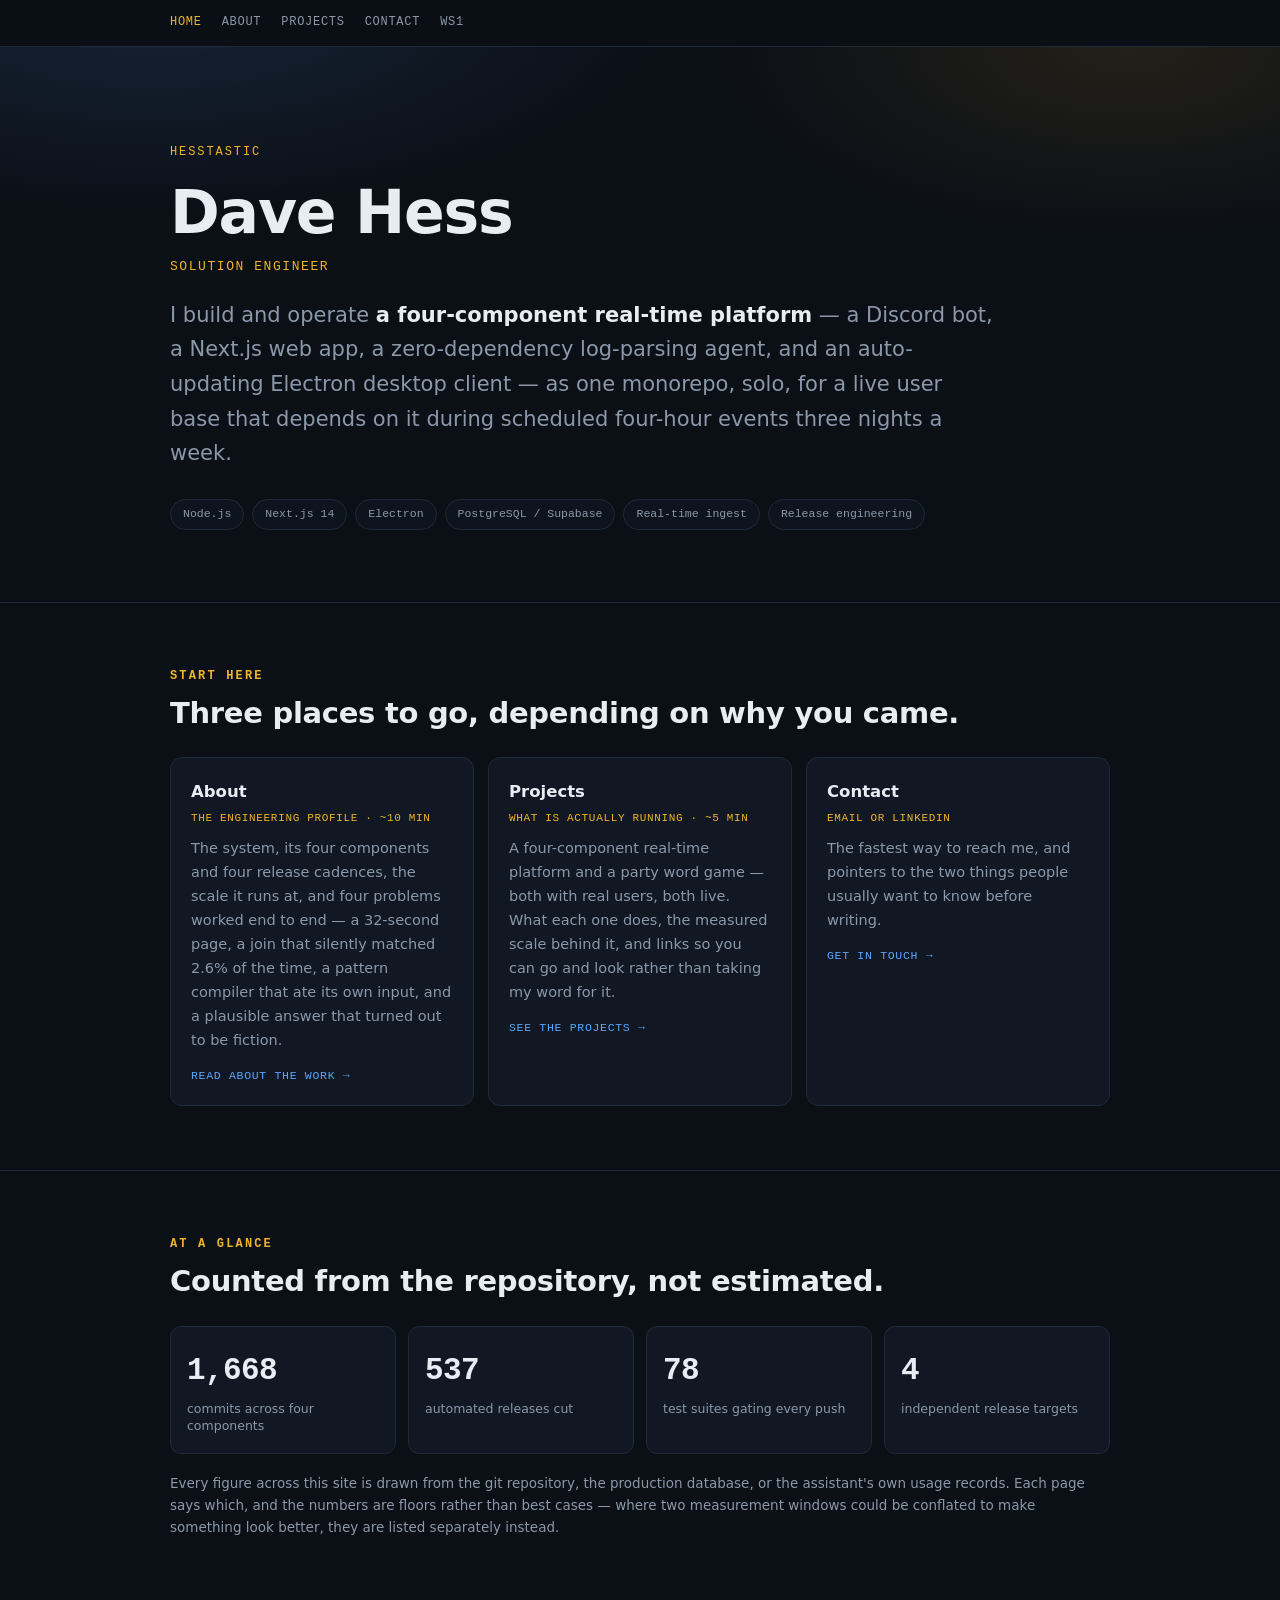
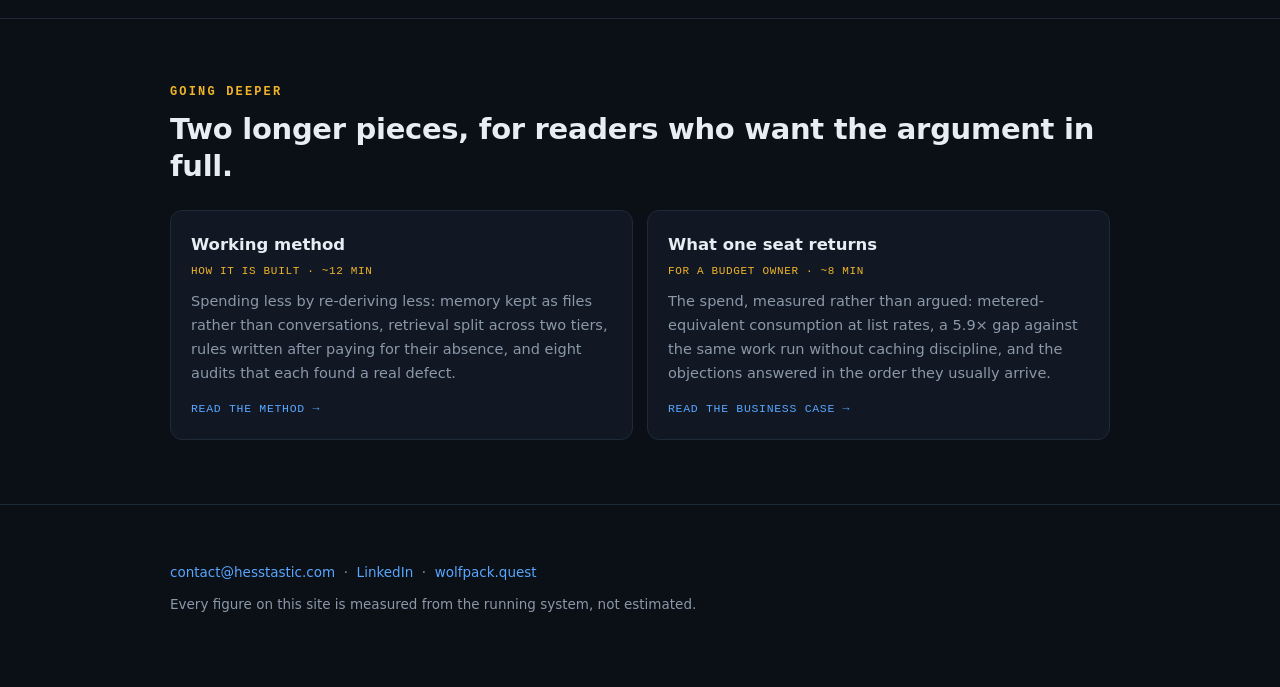
<file: index.html>
<!doctype html>
<html lang="en">
<head>
<meta charset="utf-8">
<meta name="viewport" content="width=device-width, initial-scale=1">
<title>Dave Hess — Solution Engineer</title>
<meta name="description" content="Dave Hess, Solution Engineer. I build and operate a four-component real-time platform, solo, for a live user base on a fixed schedule.">
<meta name="robots" content="index, follow">
<meta property="og:title" content="Dave Hess — Solution Engineer">
<meta property="og:description" content="A four-component real-time platform, built and operated solo. Every figure counted, not estimated.">
<meta property="og:type" content="website">
<link rel="stylesheet" href="/style.css">
</head>
<body>

<nav class="site">
  <div class="wrap">
    <a href="/" class="here">Home</a>
    <a href="/about.html">About</a>
    <a href="/projects.html">Projects</a>
    <a href="/contact.html">Contact</a>
    <a href="/ws1home.html">WS1</a>
  </div>
</nav>

<header>
  <div class="wrap">
    <div class="eyebrow rv">Hesstastic</div>
    <h1 class="rv">Dave&nbsp;Hess</h1>
    <div class="jobtitle rv">Solution Engineer</div>
    <p class="lede rv">
      I build and operate <strong>a four-component real-time platform</strong> — a Discord bot, a
      Next.js web app, a zero-dependency log-parsing agent, and an auto-updating Electron desktop
      client — as one monorepo, solo, for a live user base that depends on it during scheduled
      four-hour events three nights a week.
    </p>
    <div class="chips rv">
      <span class="chip">Node.js</span>
      <span class="chip">Next.js 14</span>
      <span class="chip">Electron</span>
      <span class="chip">PostgreSQL / Supabase</span>
      <span class="chip">Real-time ingest</span>
      <span class="chip">Release engineering</span>
    </div>
  </div>
</header>

<section>
  <div class="wrap">
    <h2 class="rv">Start here</h2>
    <div class="h2sub rv">Three places to go, depending on why you came.</div>
    <div class="grid2">

      <a class="card rv" href="/about.html">
        <h3>About</h3>
        <div class="role">The engineering profile · ~10 min</div>
        <p>
          The system, its four components and four release cadences, the scale it runs at, and four
          problems worked end to end — a 32-second page, a join that silently matched 2.6% of the
          time, a pattern compiler that ate its own input, and a plausible answer that turned out to
          be fiction.
        </p>
        <div class="go">Read about the work →</div>
      </a>

      <a class="card rv" href="/projects.html">
        <h3>Projects</h3>
        <div class="role">What is actually running · ~5 min</div>
        <p>
          A four-component real-time platform and a party word game — both with real users, both
          live. What each one does, the measured scale behind it, and links so you can go and look
          rather than taking my word for it.
        </p>
        <div class="go">See the projects →</div>
      </a>

      <a class="card rv" href="/contact.html">
        <h3>Contact</h3>
        <div class="role">Email or LinkedIn</div>
        <p>
          The fastest way to reach me, and pointers to the two things people usually want to know
          before writing.
        </p>
        <div class="go">Get in touch →</div>
      </a>

    </div>
  </div>
</section>

<section>
  <div class="wrap">
    <h2 class="rv">At a glance</h2>
    <div class="h2sub rv">Counted from the repository, not estimated.</div>
    <div class="stats">
      <div class="stat rv"><div class="n" data-count="1851">0</div><div class="l">commits across four components</div></div>
      <div class="stat rv"><div class="n" data-count="596">0</div><div class="l">automated releases cut</div></div>
      <div class="stat rv"><div class="n" data-count="86">0</div><div class="l">test suites gating every push</div></div>
      <div class="stat rv"><div class="n" data-count="4">0</div><div class="l">independent release targets</div></div>
    </div>
    <p class="rv muted" style="margin-top:18px;font-size:13.5px">
      Every figure across this site is drawn from the git repository, the production database, or the
      assistant's own usage records. Each page says which, and the numbers are floors rather than
      best cases — where two measurement windows could be conflated to make something look better,
      they are listed separately instead.
    </p>
  </div>
</section>

<section>
  <div class="wrap">
    <h2 class="rv">Going deeper</h2>
    <div class="h2sub rv">Two longer pieces, for readers who want the argument in full.</div>
    <div class="grid2">
      <a class="card rv" href="/method.html">
        <h3>Working method</h3>
        <div class="role">How it is built · ~12 min</div>
        <p>
          Spending less by re-deriving less: memory kept as files rather than conversations,
          retrieval split across two tiers, rules written after paying for their absence, and eight
          audits that each found a real defect.
        </p>
        <div class="go">Read the method →</div>
      </a>
      <a class="card rv" href="/business-case.html">
        <h3>What one seat returns</h3>
        <div class="role">For a budget owner · ~8 min</div>
        <p>
          The spend, measured rather than argued: metered-equivalent consumption at list rates, a
          5.9× gap against the same work run without caching discipline, and the objections answered
          in the order they usually arrive.
        </p>
        <div class="go">Read the business case →</div>
      </a>
    </div>
  </div>
</section>

<footer>
  <div class="wrap">
    <a href="mailto:contact@hesstastic.com">contact@hesstastic.com</a> &nbsp;·&nbsp;
    <a href="https://www.linkedin.com/in/hesstastic/">LinkedIn</a> &nbsp;·&nbsp;
    <a href="https://wolfpack.quest/about">wolfpack.quest</a>
    <div style="margin-top:10px">
      Every figure on this site is measured from the running system, not estimated.
    </div>
  </div>
</footer>

<script>
(function(){
  var reduce = window.matchMedia && window.matchMedia('(prefers-reduced-motion: reduce)').matches;
  var rv = Array.prototype.slice.call(document.querySelectorAll('.rv'));

  function fmt(n){ return n.toLocaleString('en-US'); }

  function countUp(el){
    var target = parseInt(el.getAttribute('data-count'), 10);
    if (!isFinite(target)) return;
    if (reduce){ el.textContent = fmt(target); return; }
    var dur = 1100, start = null;
    function step(ts){
      if (start === null) start = ts;
      var p = Math.min(1, (ts - start) / dur);
      el.textContent = fmt(Math.round(target * (1 - Math.pow(1 - p, 4))));
      if (p < 1) requestAnimationFrame(step);
    }
    requestAnimationFrame(step);
  }

  if (reduce || !('IntersectionObserver' in window)){
    rv.forEach(function(el){ el.classList.add('in'); });
    document.querySelectorAll('[data-count]').forEach(countUp);
    return;
  }

  var io = new IntersectionObserver(function(entries){
    entries.forEach(function(e){
      if (!e.isIntersecting) return;
      e.target.classList.add('in');
      var n = e.target.querySelector('[data-count]');
      if (n) countUp(n);
      io.unobserve(e.target);
    });
  }, { rootMargin: '0px 0px -12% 0px', threshold: 0.12 });

  rv.forEach(function(el, i){
    el.style.transitionDelay = Math.min(i % 6, 5) * 45 + 'ms';
    io.observe(el);
  });
})();
</script>
</body>
</html>
</file>
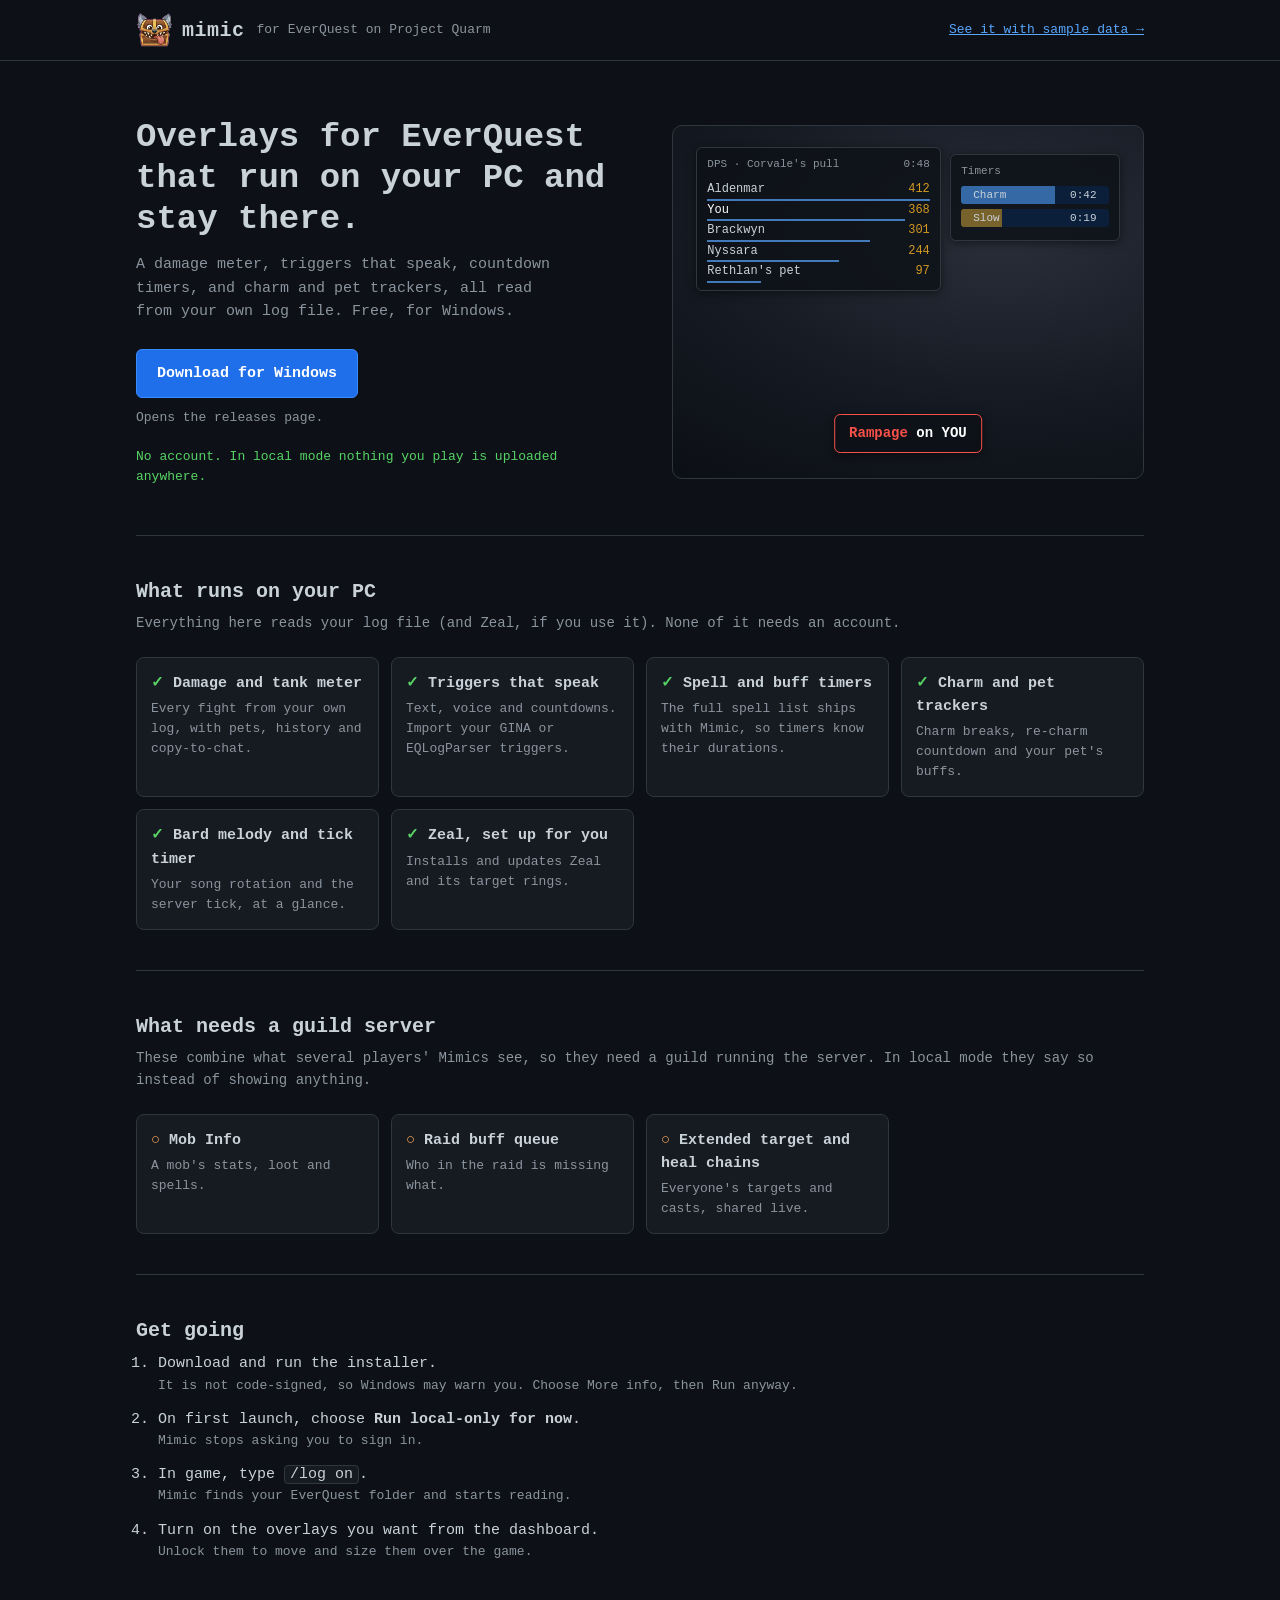
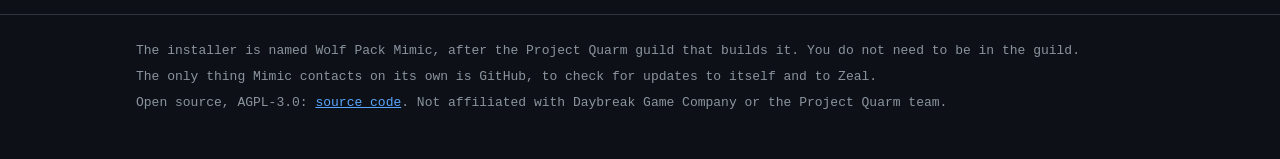
<file: eqmimic/index.html>
<!doctype html>
<html lang="en">
<head>
<meta charset="utf-8">
<meta name="viewport" content="width=device-width, initial-scale=1">
<title>Mimic — overlays for EverQuest on Project Quarm</title>
<meta name="description" content="Damage meter, triggers, timers, charm and pet trackers for EverQuest on Project Quarm. Reads your own log on your own PC. Free, Windows.">
<!-- Variant A (demo-led). Not indexed until the guild lead picks A or B. -->
<meta name="robots" content="noindex, nofollow">
<style>
:root{
  --bg:#0d1117;--panel:#161b22;--border:#30363d;--text:#c9d1d9;--dim:#8b949e;--faint:#6e7681;
  --blue:#58a6ff;--gold:#d29922;--green:#56d364;--red:#f85149;--orange:#ffa657;--accent:#1f6feb;
}
*{box-sizing:border-box}
html,body{margin:0;background:var(--bg);color:var(--text)}
body{font:15px/1.55 "Cascadia Code",Consolas,ui-monospace,monospace}
a{color:var(--blue)}
a:focus-visible,button:focus-visible{outline:2px solid var(--blue);outline-offset:3px;border-radius:4px}
.wrap{max-width:1040px;margin:0 auto;padding:0 16px}
.top{border-bottom:1px solid var(--border)}
.top .wrap{display:flex;align-items:center;gap:12px;padding-top:12px;padding-bottom:12px;flex-wrap:wrap}
.mark{display:flex;align-items:center;gap:10px;font-weight:700;font-size:20px;letter-spacing:.5px;color:var(--text);text-decoration:none}
.mark img{width:36px;height:36px;border-radius:8px}
.top .demo{margin-left:auto;font-size:13px}
.top .sub{color:var(--dim);font-size:13px}
.hero{display:grid;grid-template-columns:1.05fr 1fr;gap:40px;align-items:center;padding:56px 0 48px}
h1{font-size:34px;line-height:1.2;margin:0 0 14px;font-weight:700}
.lede{color:var(--dim);margin:0 0 26px;max-width:46ch}
.dl{display:inline-block;background:var(--accent);color:#fff;text-decoration:none;font-weight:700;
  padding:12px 20px;border-radius:6px;border:1px solid #388bfd}
.dl:hover{background:#388bfd}
.dlnote{color:var(--dim);font-size:13px;margin-top:10px}
.promise{margin-top:18px;color:var(--green);font-size:13px}
/* The one bold thing: a scene with the overlays sitting on it, as they do over the game. */
.scene{position:relative;aspect-ratio:4/3;border:1px solid var(--border);border-radius:10px;overflow:hidden;
  background:radial-gradient(120% 90% at 70% 30%,#2a2f3a 0%,#151922 55%,#0b0e13 100%)}
.ov{position:absolute;background:rgba(13,17,23,.82);border:1px solid var(--border);border-radius:6px;
  font-size:12px;padding:8px 10px;box-shadow:0 2px 10px rgba(0,0,0,.5)}
.ov h4{margin:0 0 6px;font-size:11px;color:var(--dim);font-weight:400;display:flex;justify-content:space-between}
.dps{top:6%;left:5%;width:52%}
.row{display:grid;grid-template-columns:1fr auto;gap:8px;position:relative;padding:1px 0}
.row .n{white-space:nowrap;overflow:hidden;text-overflow:ellipsis}
.row .v{color:var(--gold)}
.row i{position:absolute;left:0;bottom:-1px;height:2px;background:var(--blue);opacity:.7}
.row.me .n{color:#fff}
.tim{top:8%;right:5%;width:36%}
.bar{position:relative;height:18px;border-radius:3px;background:#0b1f3a;overflow:hidden;margin-bottom:5px}
.bar b{position:absolute;inset:0 auto 0 0;background:var(--blue);opacity:.55;transform-origin:left}
.bar span{position:relative;display:flex;justify-content:space-between;padding:0 6px;line-height:18px;font-size:11px}
.bar.charm b{width:64%;animation:drain 42s linear infinite}
.bar.slow b{width:28%;background:var(--gold)}
@keyframes drain{from{transform:scaleX(1)}to{transform:scaleX(0)}}
.call{bottom:7%;left:50%;transform:translateX(-50%);border-color:var(--red);color:#fff;font-size:14px;
  font-weight:700;padding:8px 14px;white-space:nowrap}
.call em{color:var(--red);font-style:normal}
section{padding:40px 0;border-top:1px solid var(--border)}
h2{font-size:20px;margin:0 0 6px}
.h2sub{color:var(--dim);margin:0 0 22px;font-size:14px}
.grid{display:grid;grid-template-columns:repeat(auto-fill,minmax(230px,1fr));gap:12px}
.card{background:var(--panel);border:1px solid var(--border);border-radius:8px;padding:14px}
.card b{display:block;margin-bottom:4px}
.card p{margin:0;color:var(--dim);font-size:13px}
.card.ok b::before{content:"✓ ";color:var(--green)}
.card.guild b::before{content:"○ ";color:var(--orange)}
ol.steps{margin:0;padding-left:22px}
ol.steps li{margin:0 0 12px}
ol.steps li span{color:var(--dim);display:block;font-size:13px}
code{background:var(--panel);border:1px solid var(--border);border-radius:4px;padding:0 5px}
footer{border-top:1px solid var(--border);padding:26px 0 40px;color:var(--dim);font-size:13px}
footer p{margin:0 0 6px}
@media (max-width:820px){
  .hero{grid-template-columns:1fr;padding-top:36px;gap:28px}
  h1{font-size:27px}
}
@media (max-width:420px){ .ov{font-size:11px} .call{font-size:12px} }
@media (prefers-reduced-motion:reduce){ .bar.charm b{animation:none} }
</style>
</head>
<body>

<div class="top"><div class="wrap">
  <a class="mark" href="./"><img src="mimic-logo.png" alt="">mimic</a><span class="sub">for EverQuest on Project Quarm</span>
  <a class="demo" href="demo/">See it with sample data →</a>
</div></div>

<main class="wrap">
  <div class="hero">
    <div>
      <h1>Overlays for EverQuest that run on your PC and stay there.</h1>
      <p class="lede">A damage meter, triggers that speak, countdown timers, and charm and pet trackers,
        all read from your own log file. Free, for Windows.</p>
      <a class="dl" id="dl" href="https://github.com/davehess/QuarmBossTracker/releases">Download for Windows</a>
      <div class="dlnote" id="dlnote">Opens the releases page.</div>
      <div class="promise">No account. In local mode nothing you play is uploaded anywhere.</div>
    </div>

    <div class="scene" role="img" aria-label="Example: a damage meter, two countdown timers and a callout over the game">
      <div class="ov dps">
        <h4><span>DPS · Corvale's pull</span><span>0:48</span></h4>
        <div class="row"><span class="n">Aldenmar</span><span class="v">412</span><i style="width:100%"></i></div>
        <div class="row me"><span class="n">You</span><span class="v">368</span><i style="width:89%"></i></div>
        <div class="row"><span class="n">Brackwyn</span><span class="v">301</span><i style="width:73%"></i></div>
        <div class="row"><span class="n">Nyssara</span><span class="v">244</span><i style="width:59%"></i></div>
        <div class="row"><span class="n">Rethlan's pet</span><span class="v">97</span><i style="width:24%"></i></div>
      </div>
      <div class="ov tim">
        <h4><span>Timers</span></h4>
        <div class="bar charm"><b></b><span><span>Charm</span><span>0:42</span></span></div>
        <div class="bar slow"><b></b><span><span>Slow</span><span>0:19</span></span></div>
      </div>
      <div class="ov call"><em>Rampage</em> on YOU</div>
    </div>
  </div>

  <section>
    <h2>What runs on your PC</h2>
    <p class="h2sub">Everything here reads your log file (and Zeal, if you use it). None of it needs an account.</p>
    <div class="grid">
      <div class="card ok"><b>Damage and tank meter</b><p>Every fight from your own log, with pets, history and copy-to-chat.</p></div>
      <div class="card ok"><b>Triggers that speak</b><p>Text, voice and countdowns. Import your GINA or EQLogParser triggers.</p></div>
      <div class="card ok"><b>Spell and buff timers</b><p>The full spell list ships with Mimic, so timers know their durations.</p></div>
      <div class="card ok"><b>Charm and pet trackers</b><p>Charm breaks, re-charm countdown and your pet's buffs.</p></div>
      <div class="card ok"><b>Bard melody and tick timer</b><p>Your song rotation and the server tick, at a glance.</p></div>
      <div class="card ok"><b>Zeal, set up for you</b><p>Installs and updates Zeal and its target rings.</p></div>
    </div>
  </section>

  <section>
    <h2>What needs a guild server</h2>
    <p class="h2sub">These combine what several players' Mimics see, so they need a guild running the server.
      In local mode they say so instead of showing anything.</p>
    <div class="grid">
      <div class="card guild"><b>Mob Info</b><p>A mob's stats, loot and spells.</p></div>
      <div class="card guild"><b>Raid buff queue</b><p>Who in the raid is missing what.</p></div>
      <div class="card guild"><b>Extended target and heal chains</b><p>Everyone's targets and casts, shared live.</p></div>
    </div>
  </section>

  <section>
    <h2>Get going</h2>
    <ol class="steps">
      <li>Download and run the installer.
        <span>It is not code-signed, so Windows may warn you. Choose More info, then Run anyway.</span></li>
      <li>On first launch, choose <b>Run local-only for now</b>.
        <span>Mimic stops asking you to sign in.</span></li>
      <li>In game, type <code>/log on</code>.
        <span>Mimic finds your EverQuest folder and starts reading.</span></li>
      <li>Turn on the overlays you want from the dashboard.
        <span>Unlock them to move and size them over the game.</span></li>
    </ol>
  </section>
</main>

<footer><div class="wrap">
  <p>The installer is named Wolf Pack Mimic, after the Project Quarm guild that builds it. You do not need to be in the guild.</p>
  <p>The only thing Mimic contacts on its own is GitHub, to check for updates to itself and to Zeal.</p>
  <p>Open source, AGPL-3.0: <a href="https://github.com/davehess/QuarmBossTracker">source code</a>.
    Not affiliated with Daybreak Game Company or the Project Quarm team.</p>
</div></footer>

<script>
// Point the button at the newest installer that has local mode (Mimic 2.7.7-beta.7 and later): the
// newest stable once one exists, otherwise the newest beta. Earlier 2.7.7 betas still upload, so the
// floor includes the beta number; a stable counts as above every beta of its version. If GitHub
// cannot be reached the button keeps its plain link to the releases page.
(function () {
  var MIN = [2, 7, 7, 7];
  var a = document.getElementById('dl'), note = document.getElementById('dlnote');
  function ver(tag) {
    var m = /^v(\d+)\.(\d+)\.(\d+)(?:-beta\.(\d+))?$/.exec(tag || '');
    return m ? { n: [+m[1], +m[2], +m[3], m[4] == null ? Infinity : +m[4]], beta: m[4] != null } : null;
  }
  function atLeast(x, y) { for (var i = 0; i < 4; i++) if (x[i] !== y[i]) return x[i] > y[i]; return true; }
  fetch('https://api.github.com/repos/davehess/QuarmBossTracker/releases?per_page=30')
    .then(function (r) { return r.ok ? r.json() : []; })
    .then(function (list) {
      var stable = null, beta = null;
      (list || []).forEach(function (r) {
        var v = ver(r.tag_name);
        if (r.draft || !v || !atLeast(v.n, MIN)) return;
        var exe = (r.assets || []).filter(function (x) { return /Setup-.*\.exe$/.test(x.name); })[0];
        if (!exe) return;
        if (!v.beta && !stable) stable = { tag: r.tag_name, exe: exe };
        if (v.beta && !beta) beta = { tag: r.tag_name, exe: exe };
      });
      var pick = stable || beta;
      if (!pick) return;
      a.href = pick.exe.browser_download_url;
      var mb = Math.round(pick.exe.size / 1048576);
      note.textContent = pick.tag.replace(/^v/, 'Version ') + ' · ' + mb + ' MB'
        + (stable ? '' : ' · beta: local mode is new and has not reached a stable release yet');
    })
    .catch(function () {});
})();
</script>
</body>
</html>
</file>
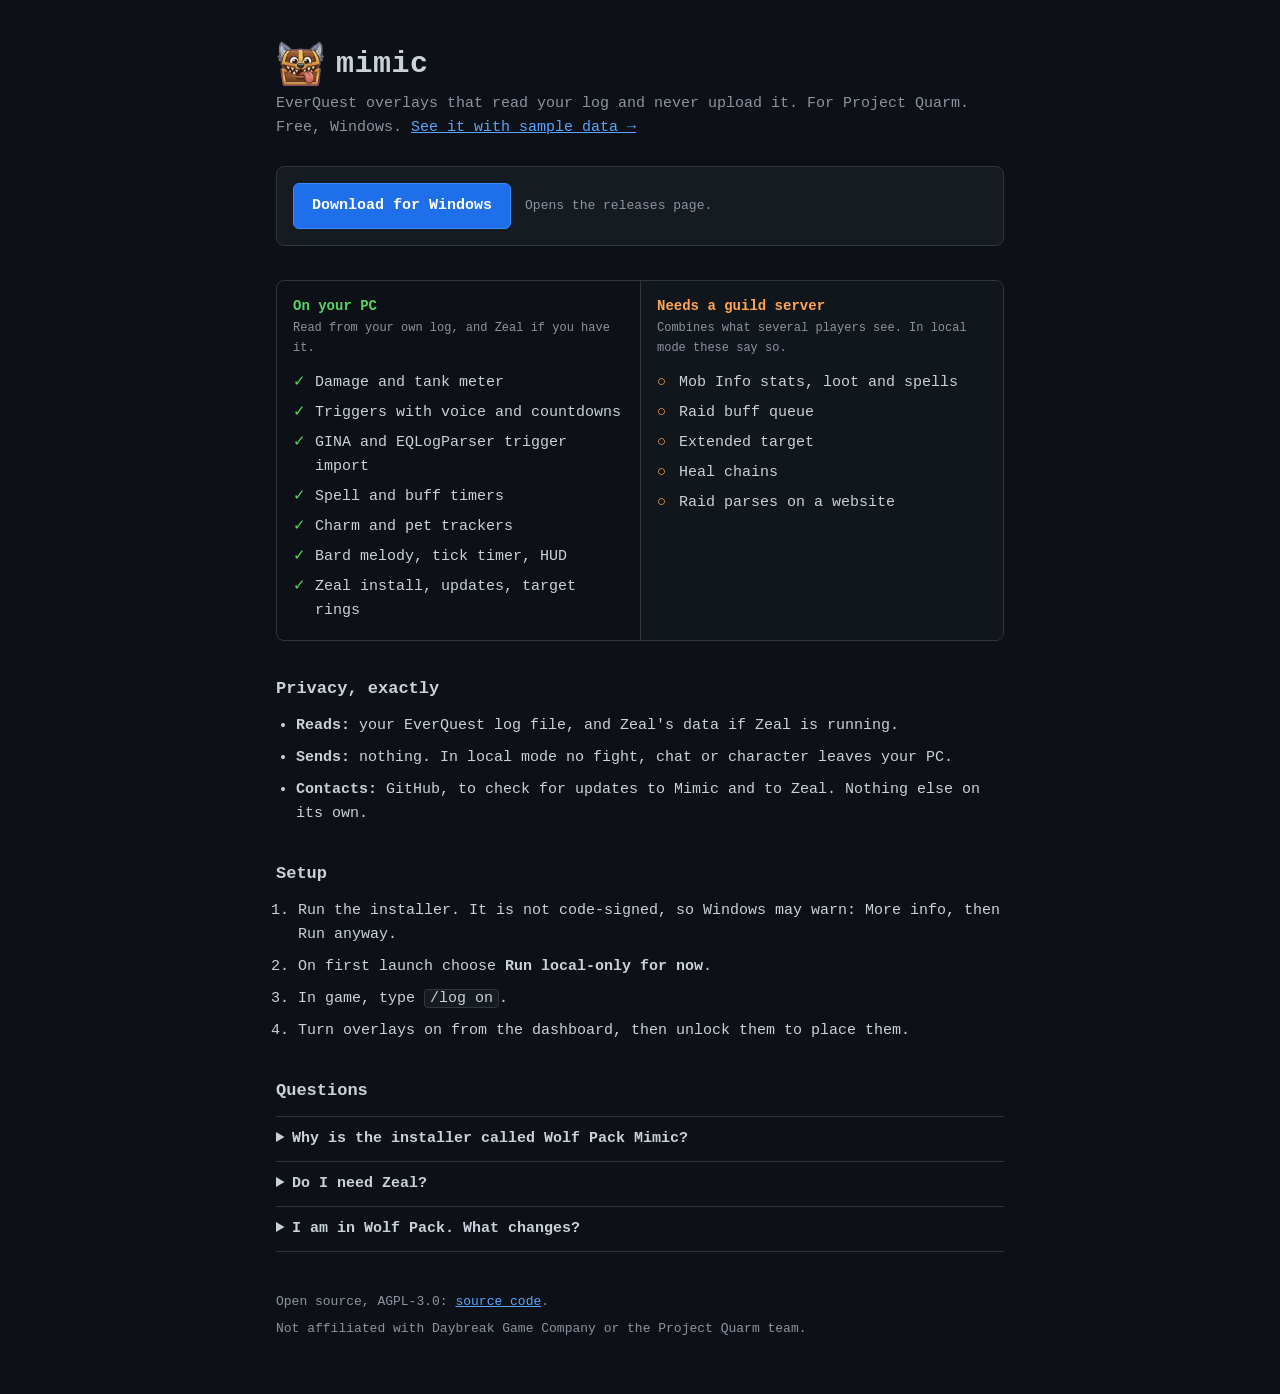
<file: eqmimic/b/index.html>
<!doctype html>
<html lang="en">
<head>
<meta charset="utf-8">
<meta name="viewport" content="width=device-width, initial-scale=1">
<title>Mimic — overlays for EverQuest on Project Quarm</title>
<meta name="description" content="EverQuest overlays that read your own log and never upload it. Free, Windows, for Project Quarm.">
<!-- Variant B (ledger-led). Not indexed until the guild lead picks A or B. -->
<meta name="robots" content="noindex, nofollow">
<style>
:root{
  --bg:#0d1117;--panel:#161b22;--border:#30363d;--text:#c9d1d9;--dim:#8b949e;
  --blue:#58a6ff;--green:#56d364;--orange:#ffa657;--accent:#1f6feb;
}
*{box-sizing:border-box}
html,body{margin:0;background:var(--bg);color:var(--text)}
body{font:15px/1.6 "Cascadia Code",Consolas,ui-monospace,monospace}
a{color:var(--blue)}
a:focus-visible,summary:focus-visible{outline:2px solid var(--blue);outline-offset:3px;border-radius:4px}
.wrap{max-width:760px;margin:0 auto;padding:40px 16px 48px}
h1{font-size:30px;margin:0 0 4px;letter-spacing:.5px;display:flex;align-items:center;gap:12px}
h1 img{width:48px;height:48px;border-radius:10px}
.tag{color:var(--dim);margin:0 0 26px}
.tag a{white-space:nowrap}
.get{display:flex;flex-wrap:wrap;gap:14px;align-items:center;background:var(--panel);border:1px solid var(--border);
  border-radius:8px;padding:16px;margin-bottom:34px}
.dl{background:var(--accent);color:#fff;text-decoration:none;font-weight:700;padding:10px 18px;border-radius:6px;border:1px solid #388bfd}
.dl:hover{background:#388bfd}
.get .note{color:var(--dim);font-size:13px}
h2{font-size:17px;margin:34px 0 12px}
/* The centrepiece: what works on your own PC against what needs other players. */
.ledger{display:grid;grid-template-columns:1fr 1fr;border:1px solid var(--border);border-radius:8px;overflow:hidden}
.ledger > div{padding:14px 16px}
.ledger > div + div{border-left:1px solid var(--border)}
.ledger h3{margin:0 0 2px;font-size:14px}
.ledger .why{color:var(--dim);font-size:12px;margin:0 0 10px}
.ledger ul{list-style:none;margin:0;padding:0}
.ledger li{padding:3px 0 3px 22px;position:relative}
.local h3{color:var(--green)} .local li::before{content:"✓";color:var(--green);position:absolute;left:0}
.guild h3{color:var(--orange)} .guild li::before{content:"○";color:var(--orange);position:absolute;left:0}
.guild{background:#11151c}
ul.plain{margin:0;padding-left:20px} ul.plain li{margin:0 0 8px}
ol{margin:0;padding-left:22px} ol li{margin:0 0 8px}
code{background:var(--panel);border:1px solid var(--border);border-radius:4px;padding:0 5px}
details{border-top:1px solid var(--border);padding:10px 0}
details:last-of-type{border-bottom:1px solid var(--border)}
summary{cursor:pointer;font-weight:700}
details p{margin:8px 0 0;color:var(--dim)}
footer{margin-top:40px;color:var(--dim);font-size:13px}
footer p{margin:0 0 6px}
@media (max-width:600px){
  .ledger{grid-template-columns:1fr}
  .ledger > div + div{border-left:0;border-top:1px solid var(--border)}
  h1{font-size:26px}
}
</style>
</head>
<body>
<main class="wrap">
  <h1><img src="../mimic-logo.png" alt="">mimic</h1>
  <p class="tag">EverQuest overlays that read your log and never upload it. For Project Quarm. Free, Windows.
    <a href="../demo/b/">See it with sample data →</a></p>

  <div class="get">
    <a class="dl" id="dl" href="https://github.com/davehess/QuarmBossTracker/releases">Download for Windows</a>
    <span class="note" id="dlnote">Opens the releases page.</span>
  </div>

  <div class="ledger">
    <div class="local">
      <h3>On your PC</h3>
      <p class="why">Read from your own log, and Zeal if you have it.</p>
      <ul>
        <li>Damage and tank meter</li>
        <li>Triggers with voice and countdowns</li>
        <li>GINA and EQLogParser trigger import</li>
        <li>Spell and buff timers</li>
        <li>Charm and pet trackers</li>
        <li>Bard melody, tick timer, HUD</li>
        <li>Zeal install, updates, target rings</li>
      </ul>
    </div>
    <div class="guild">
      <h3>Needs a guild server</h3>
      <p class="why">Combines what several players see. In local mode these say so.</p>
      <ul>
        <li>Mob Info stats, loot and spells</li>
        <li>Raid buff queue</li>
        <li>Extended target</li>
        <li>Heal chains</li>
        <li>Raid parses on a website</li>
      </ul>
    </div>
  </div>

  <h2>Privacy, exactly</h2>
  <ul class="plain">
    <li><b>Reads:</b> your EverQuest log file, and Zeal's data if Zeal is running.</li>
    <li><b>Sends:</b> nothing. In local mode no fight, chat or character leaves your PC.</li>
    <li><b>Contacts:</b> GitHub, to check for updates to Mimic and to Zeal. Nothing else on its own.</li>
  </ul>

  <h2>Setup</h2>
  <ol>
    <li>Run the installer. It is not code-signed, so Windows may warn: More info, then Run anyway.</li>
    <li>On first launch choose <b>Run local-only for now</b>.</li>
    <li>In game, type <code>/log on</code>.</li>
    <li>Turn overlays on from the dashboard, then unlock them to place them.</li>
  </ol>

  <h2>Questions</h2>
  <details><summary>Why is the installer called Wolf Pack Mimic?</summary>
    <p>Wolf Pack is the Project Quarm guild that builds it. You do not need to be in the guild to use it.</p></details>
  <details><summary>Do I need Zeal?</summary>
    <p>No. Everything that reads the log works without it. Zeal adds live HP, the tick timer and target
      details, and Mimic can install it for you.</p></details>
  <details><summary>I am in Wolf Pack. What changes?</summary>
    <p>Sign in from Settings and the guild features turn on.</p></details>

  <footer>
    <p>Open source, AGPL-3.0: <a href="https://github.com/davehess/QuarmBossTracker">source code</a>.</p>
    <p>Not affiliated with Daybreak Game Company or the Project Quarm team.</p>
  </footer>
</main>

<script>
// Point the button at the newest installer that has local mode (Mimic 2.7.7-beta.7 and later): the
// newest stable once one exists, otherwise the newest beta. Earlier 2.7.7 betas still upload, so the
// floor includes the beta number; a stable counts as above every beta of its version. If GitHub
// cannot be reached the button keeps its plain link to the releases page.
(function () {
  var MIN = [2, 7, 7, 7];
  var a = document.getElementById('dl'), note = document.getElementById('dlnote');
  function ver(tag) {
    var m = /^v(\d+)\.(\d+)\.(\d+)(?:-beta\.(\d+))?$/.exec(tag || '');
    return m ? { n: [+m[1], +m[2], +m[3], m[4] == null ? Infinity : +m[4]], beta: m[4] != null } : null;
  }
  function atLeast(x, y) { for (var i = 0; i < 4; i++) if (x[i] !== y[i]) return x[i] > y[i]; return true; }
  fetch('https://api.github.com/repos/davehess/QuarmBossTracker/releases?per_page=30')
    .then(function (r) { return r.ok ? r.json() : []; })
    .then(function (list) {
      var stable = null, beta = null;
      (list || []).forEach(function (r) {
        var v = ver(r.tag_name);
        if (r.draft || !v || !atLeast(v.n, MIN)) return;
        var exe = (r.assets || []).filter(function (x) { return /Setup-.*\.exe$/.test(x.name); })[0];
        if (!exe) return;
        if (!v.beta && !stable) stable = { tag: r.tag_name, exe: exe };
        if (v.beta && !beta) beta = { tag: r.tag_name, exe: exe };
      });
      var pick = stable || beta;
      if (!pick) return;
      a.href = pick.exe.browser_download_url;
      var mb = Math.round(pick.exe.size / 1048576);
      note.textContent = pick.tag.replace(/^v/, 'Version ') + ' · ' + mb + ' MB'
        + (stable ? '' : ' · beta: local mode is new and has not reached a stable release yet');
    })
    .catch(function () {});
})();
</script>
</body>
</html>
</file>
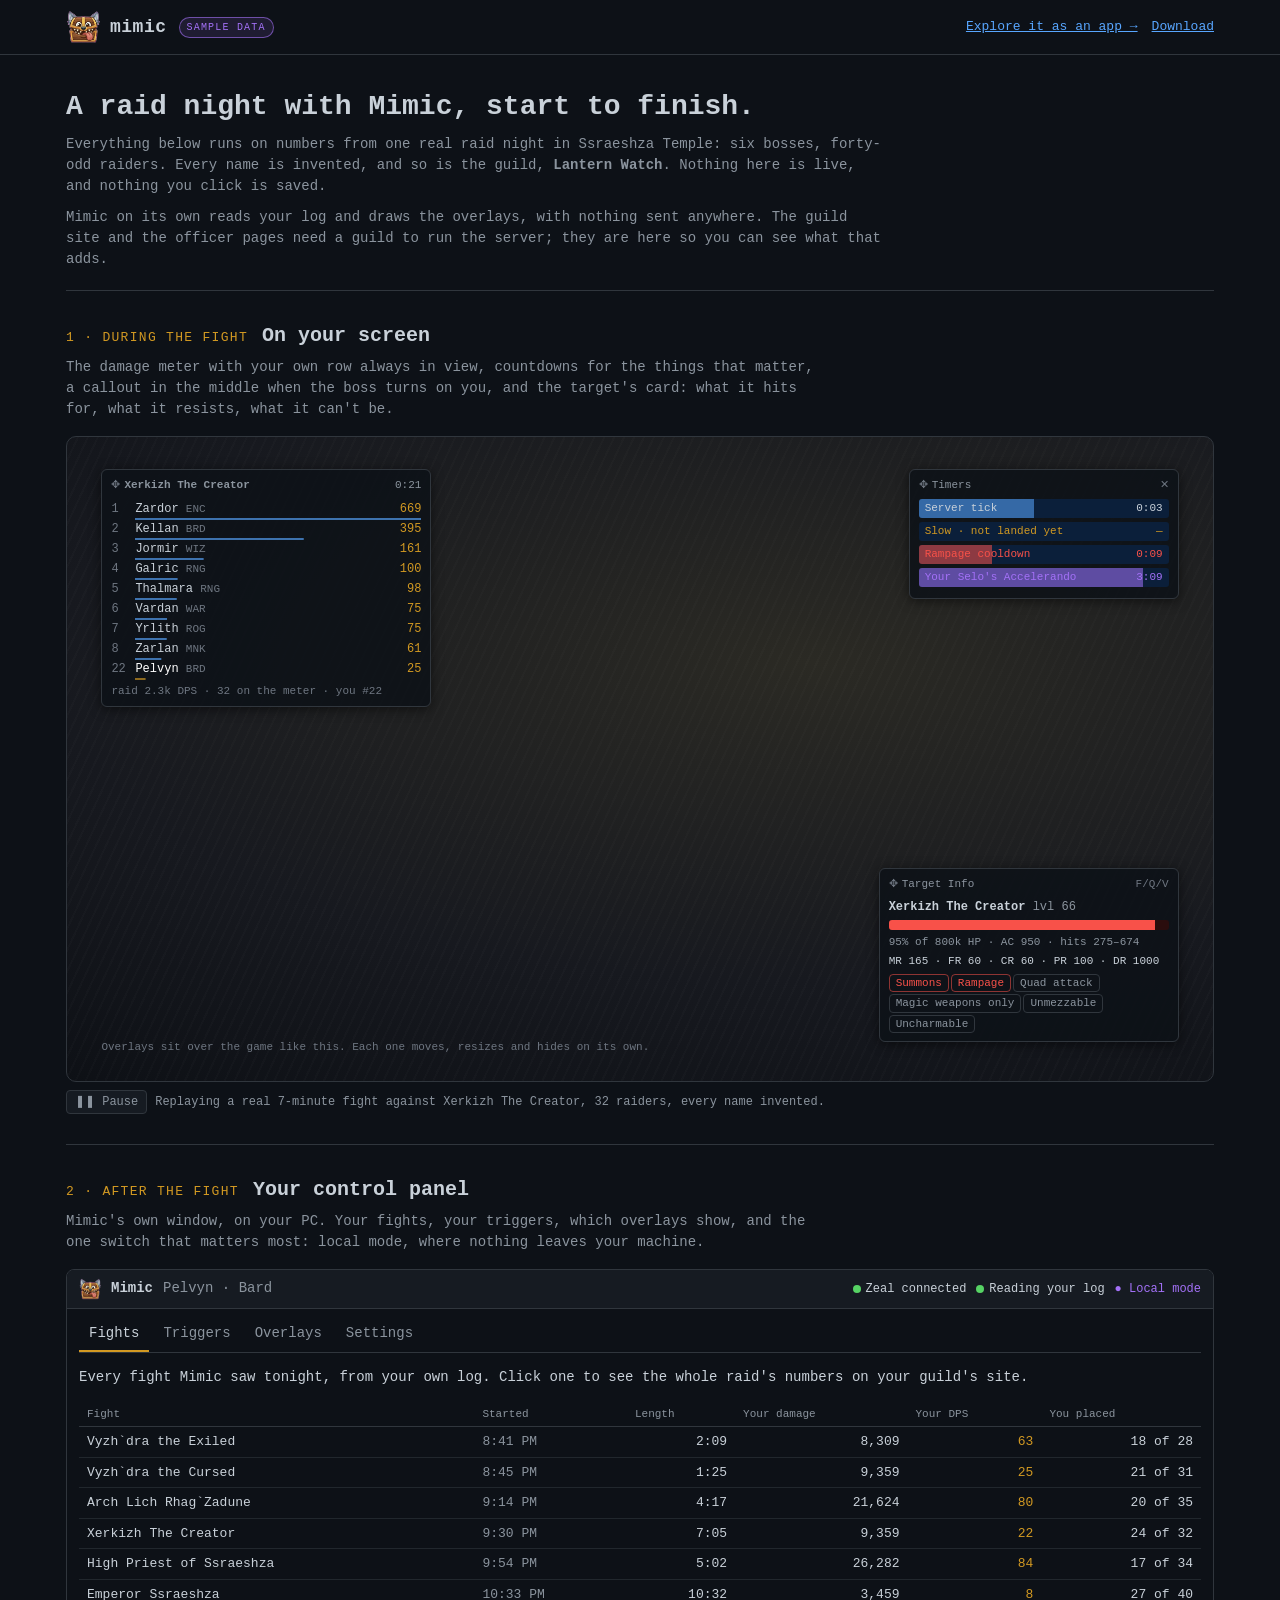
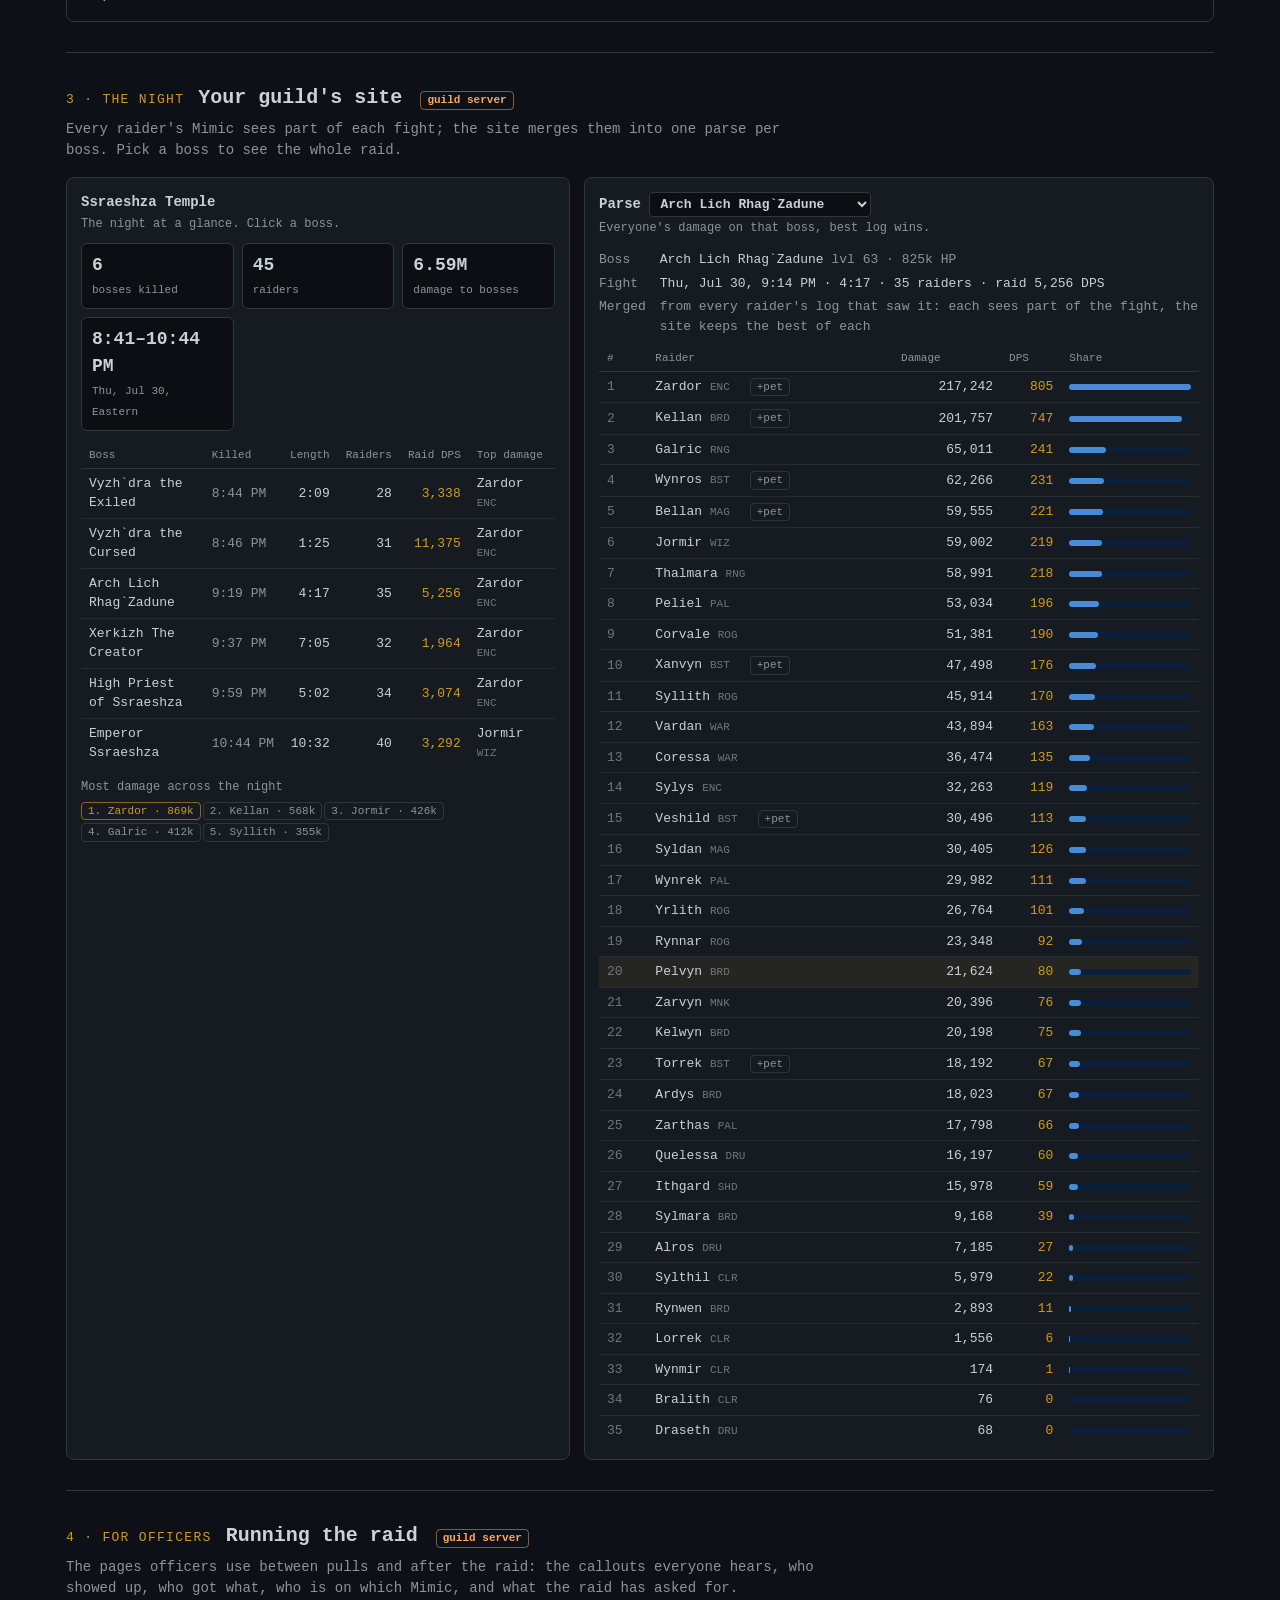
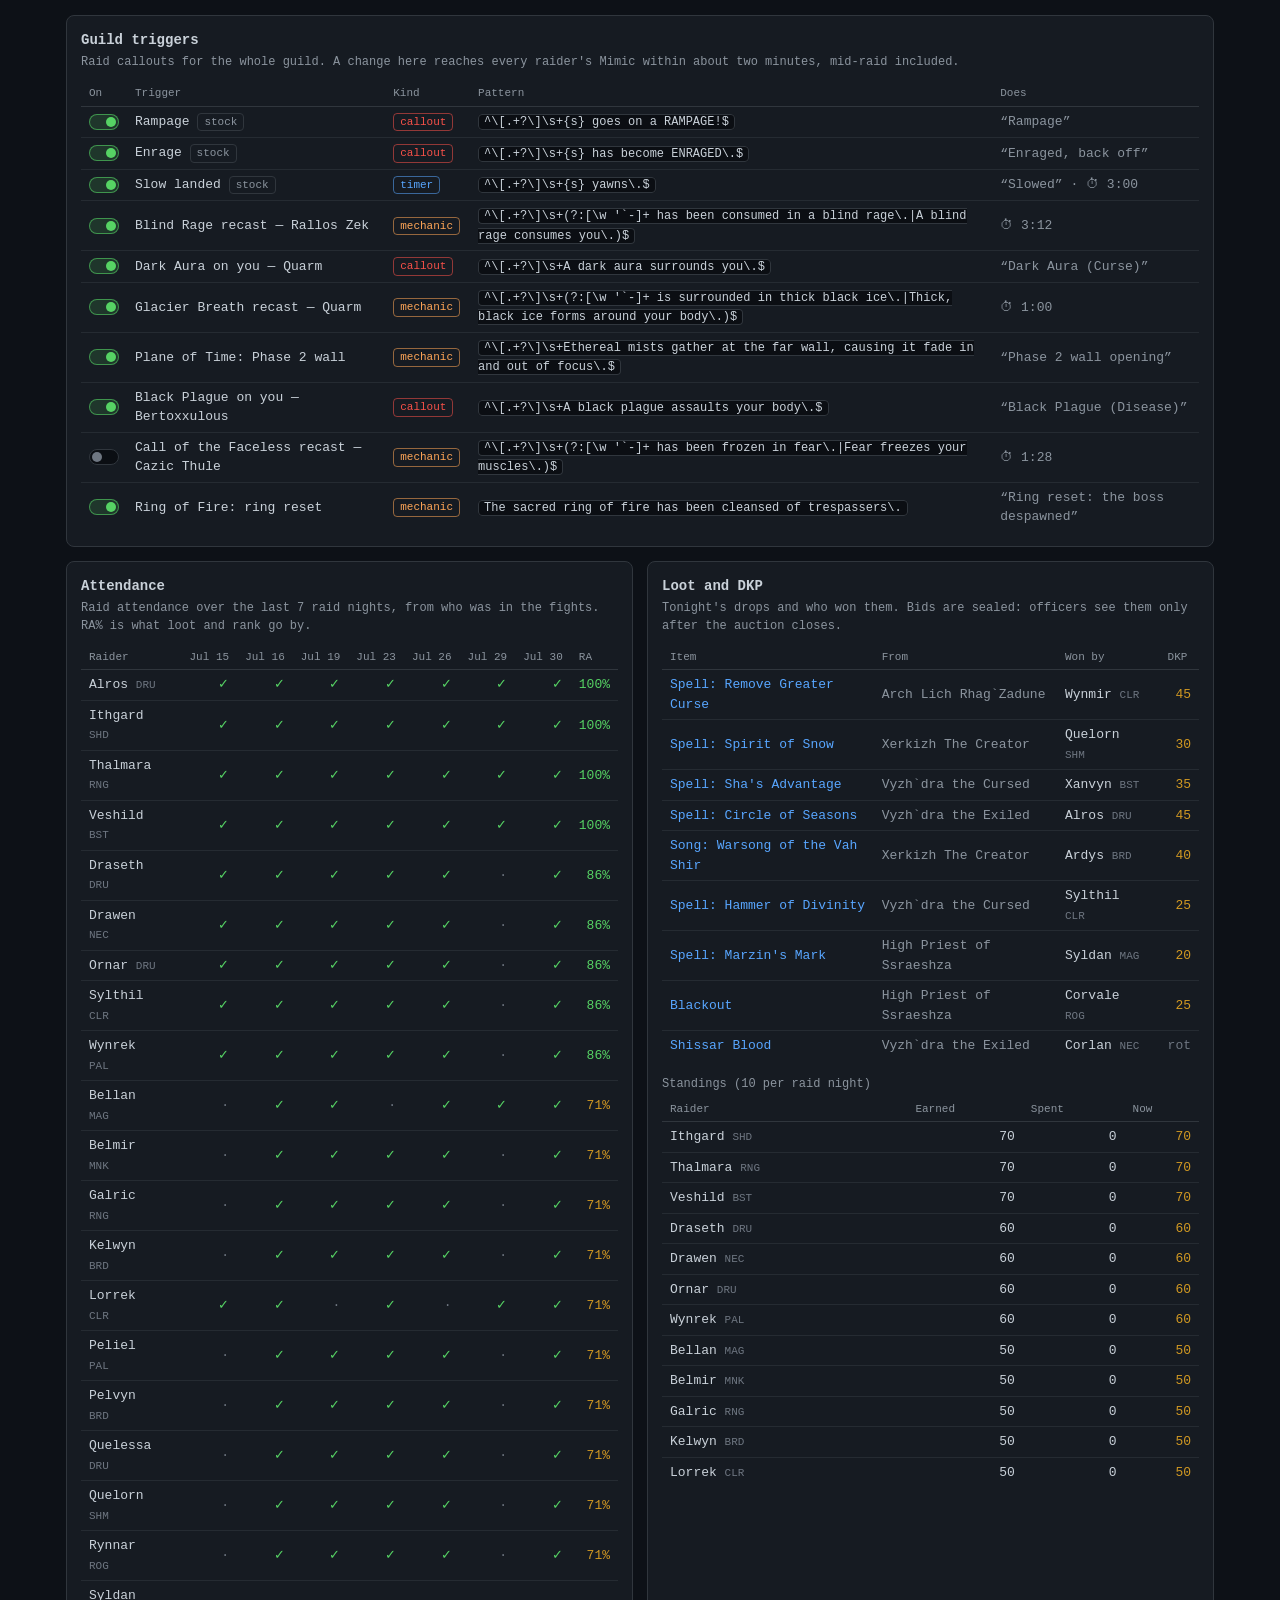
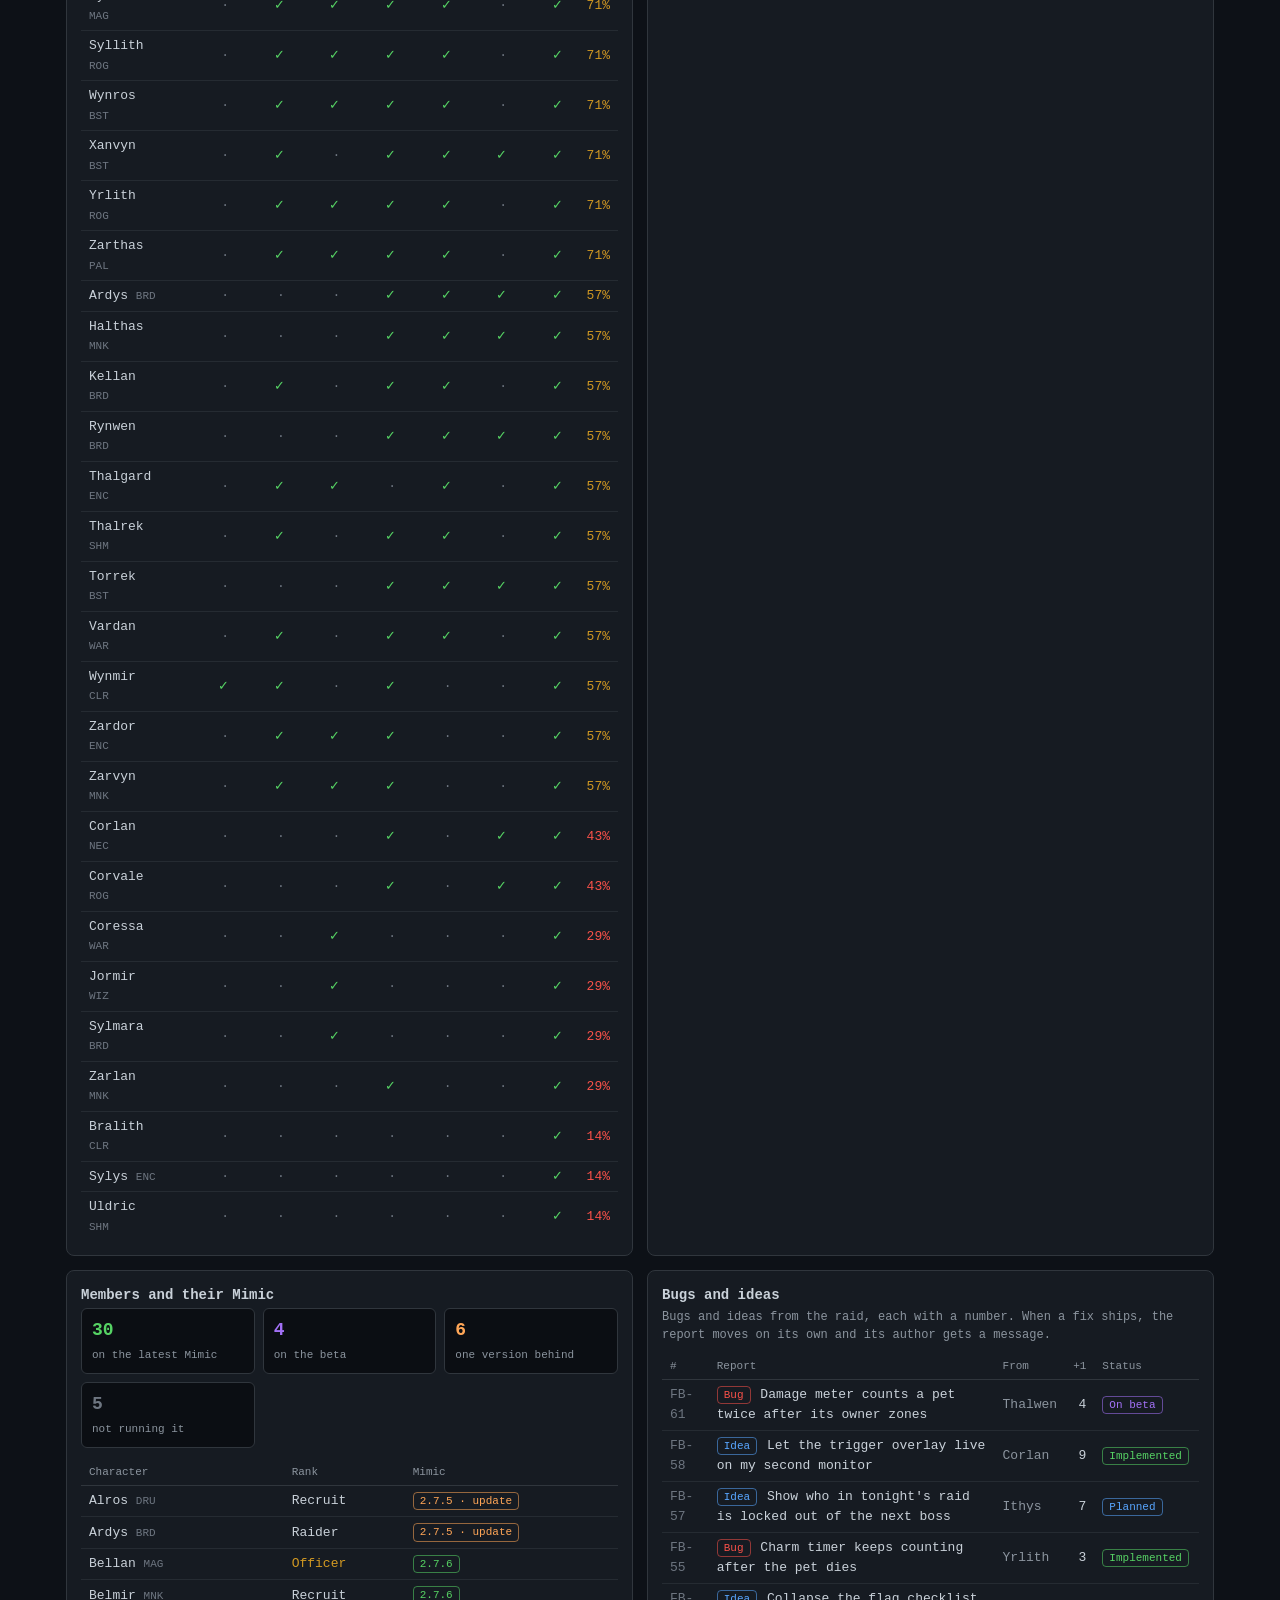
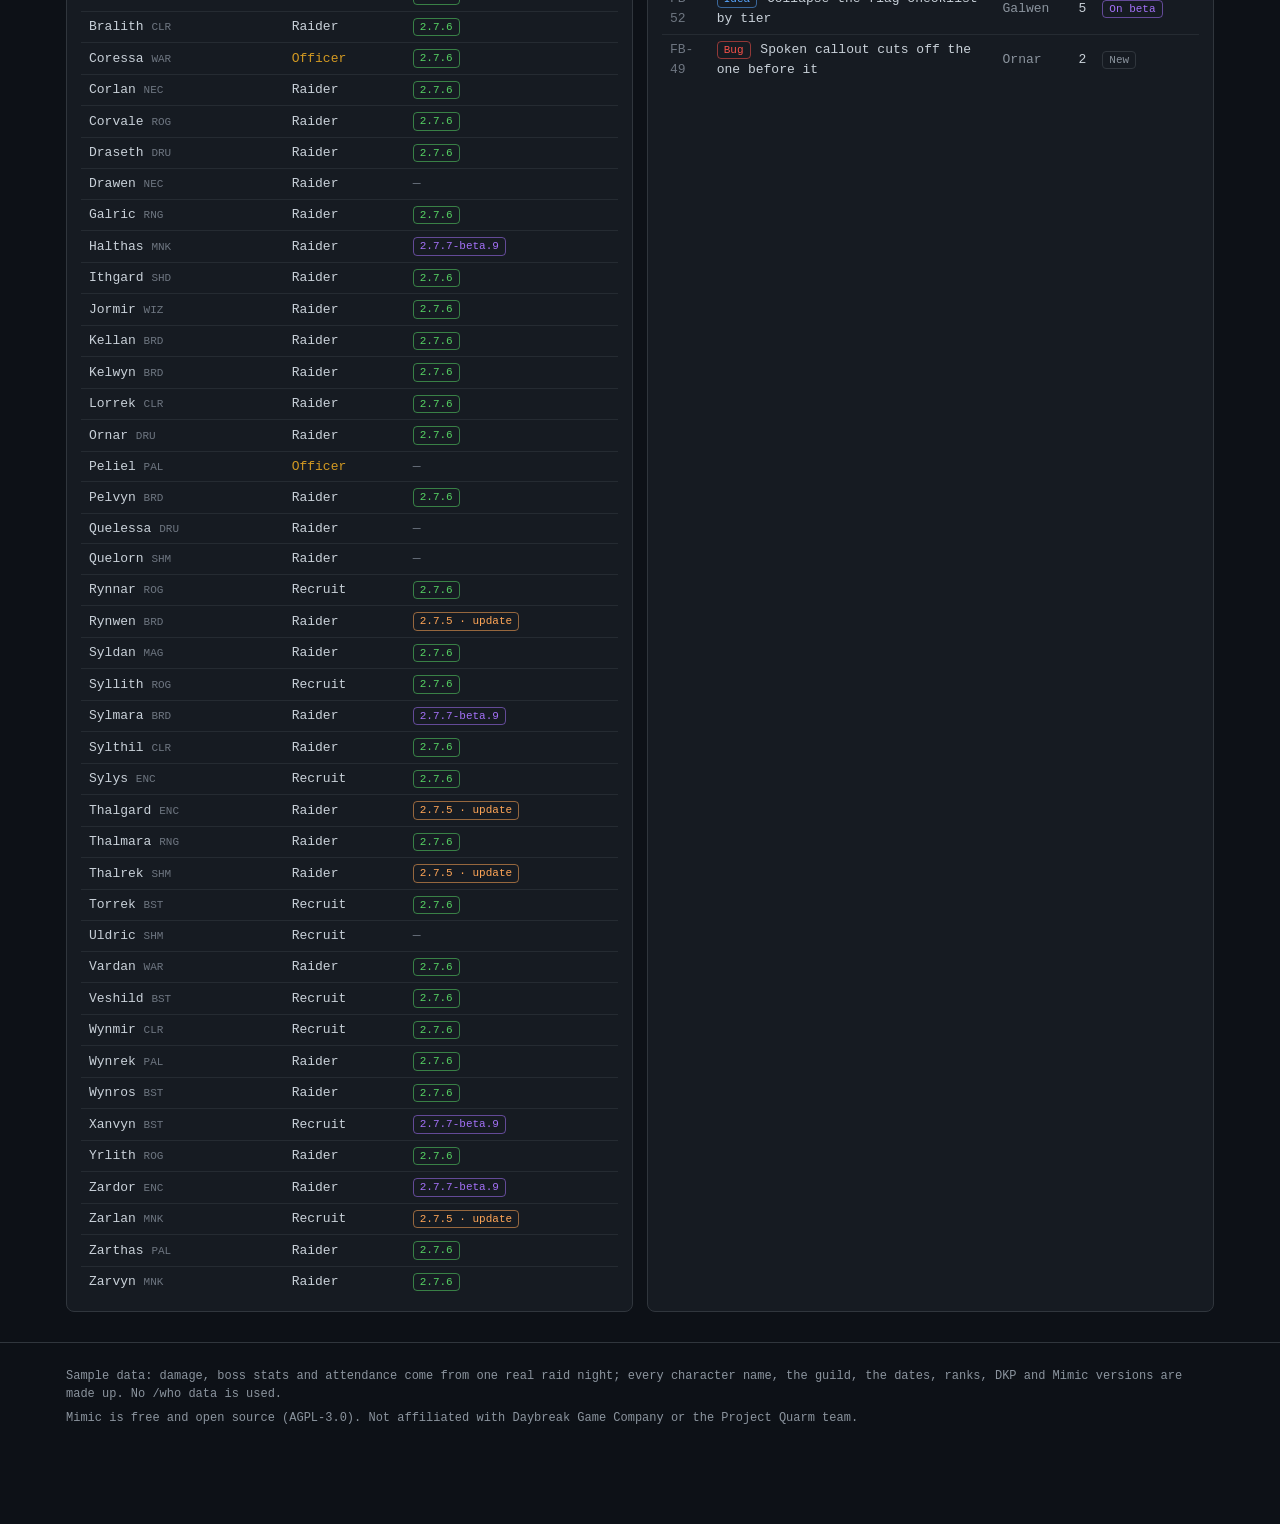
<file: eqmimic/demo/index.html>
<!doctype html>
<html lang="en">
<head>
<meta charset="utf-8">
<meta name="viewport" content="width=device-width, initial-scale=1">
<title>Mimic Demo Tour</title>
<meta name="description" content="What Mimic looks like on a raid night: overlays, your control panel, and the guild site, with sample data from a real raid and every name invented.">
<!-- Demo layout A (the tour). Not indexed until the guild lead picks a layout. -->
<meta name="robots" content="noindex, nofollow">
<link rel="icon" href="../mimic-logo.png">
<link rel="stylesheet" href="demo.css">
<style>
.wrap{max-width:1180px;margin:0 auto;padding:0 16px}
.intro{padding:34px 0 10px;max-width:820px}
.intro h1{font-size:28px;line-height:1.25;margin-bottom:10px}
.intro p{color:var(--dim);margin:0 0 10px}
.step{padding:30px 0;border-top:1px solid var(--border)}
.step .head{display:flex;gap:14px;align-items:baseline;margin-bottom:6px;flex-wrap:wrap}
.step .kick{color:var(--gold);font-size:13px;letter-spacing:.1em}
.step h2{font-size:20px}
.step .lede{color:var(--dim);max-width:760px;margin:0 0 16px}
.two{display:grid;grid-template-columns:minmax(0,1fr) minmax(0,1.25fr);gap:14px}
.officer{display:grid;grid-template-columns:minmax(0,1fr) minmax(0,1fr);gap:14px}
.fullrow{grid-column:1/-1}
.flag{display:inline-block;font-size:11px;color:var(--orange);border:1px solid rgba(255,166,87,.5);border-radius:4px;padding:0 6px;margin-left:6px}
footer{border-top:1px solid var(--border);padding:24px 0 40px;color:var(--dim);font-size:12px}
footer p{margin:0 0 6px}
@media (max-width:860px){ .two,.officer{grid-template-columns:1fr} .intro h1{font-size:23px} }
</style>
</head>
<body>
<div class="topbar"><div class="in">
  <a class="brand" href="../"><img src="../mimic-logo.png" alt=""><b>mimic</b></a>
  <span class="pill demo">sample data</span>
  <span class="links"><a href="b/">Explore it as an app →</a><a href="../">Download</a></span>
</div></div>

<main class="wrap">
  <div class="intro">
    <h1>A raid night with Mimic, start to finish.</h1>
    <p>Everything below runs on numbers from one real raid night in Ssraeshza Temple: six bosses, forty-odd raiders.
      Every name is invented, and so is the guild, <b>Lantern Watch</b>. Nothing here is live, and nothing you click is saved.</p>
    <p>Mimic on its own reads your log and draws the overlays, with nothing sent anywhere. The guild site and the officer
      pages need a guild to run the server; they are here so you can see what that adds.</p>
  </div>

  <section class="step" aria-labelledby="s1">
    <div class="head"><span class="kick">1 · DURING THE FIGHT</span><h2 id="s1">On your screen</h2></div>
    <p class="lede">The damage meter with your own row always in view, countdowns for the things that matter, a callout in the
      middle when the boss turns on you, and the target's card: what it hits for, what it resists, what it can't be.</p>
    <div id="scene"></div>
  </section>

  <section class="step" aria-labelledby="s2">
    <div class="head"><span class="kick">2 · AFTER THE FIGHT</span><h2 id="s2">Your control panel</h2></div>
    <p class="lede">Mimic's own window, on your PC. Your fights, your triggers, which overlays show, and the one switch that
      matters most: local mode, where nothing leaves your machine.</p>
    <div id="dash"></div>
  </section>

  <section class="step" aria-labelledby="s3">
    <div class="head"><span class="kick">3 · THE NIGHT</span><h2 id="s3">Your guild's site <span class="flag">guild server</span></h2></div>
    <p class="lede">Every raider's Mimic sees part of each fight; the site merges them into one parse per boss. Pick a boss to see the whole raid.</p>
    <div class="two">
      <div class="panel"><h3>Ssraeshza Temple</h3><p class="sub">The night at a glance. Click a boss.</p><div id="night"></div></div>
      <div class="panel"><h3>Parse <select id="pick" aria-label="Pick a fight"></select></h3><p class="sub">Everyone's damage on that boss, best log wins.</p><div id="parse"></div></div>
    </div>
  </section>

  <section class="step" aria-labelledby="s4">
    <div class="head"><span class="kick">4 · FOR OFFICERS</span><h2 id="s4">Running the raid <span class="flag">guild server</span></h2></div>
    <p class="lede">The pages officers use between pulls and after the raid: the callouts everyone hears, who showed up,
      who got what, who is on which Mimic, and what the raid has asked for.</p>
    <div class="officer">
      <div class="panel fullrow"><h3>Guild triggers</h3><div id="trig"></div></div>
      <div class="panel"><h3>Attendance</h3><div id="att"></div></div>
      <div class="panel"><h3>Loot and DKP</h3><div id="loot"></div></div>
      <div class="panel"><h3>Members and their Mimic</h3><div id="mem"></div></div>
      <div class="panel"><h3>Bugs and ideas</h3><div id="fb"></div></div>
    </div>
  </section>
</main>

<footer><div class="wrap">
  <p>Sample data: damage, boss stats and attendance come from one real raid night; every character name, the guild, the
    dates, ranks, DKP and Mimic versions are made up. No /who data is used.</p>
  <p>Mimic is free and open source (AGPL-3.0). Not affiliated with Daybreak Game Company or the Project Quarm team.</p>
</div></footer>

<script>window.DEMO_ROOT = '../';</script>
<script src="data.js"></script>
<script src="panels.js"></script>
<script>
(function () {
  var P = window.DemoPanels;
  var $ = function (id) { return document.getElementById(id); };
  P.scene($('scene'));
  P.dashboard($('dash'));
  var current = 'f3';
  function showFight(id) { current = id; $('pick').innerHTML = P.fightOptions(id); P.parse($('parse'), id); }
  P.night($('night'), function (id) { showFight(id); if (window.innerWidth < 860) $('parse').scrollIntoView({ block: 'start' }); });
  $('pick').addEventListener('change', function () { showFight(this.value); });
  showFight(current);
  P.triggersAdmin($('trig'));
  P.attendance($('att'));
  P.loot($('loot'));
  P.members($('mem'));
  P.feedback($('fb'));
})();
</script>
</body>
</html>
</file>
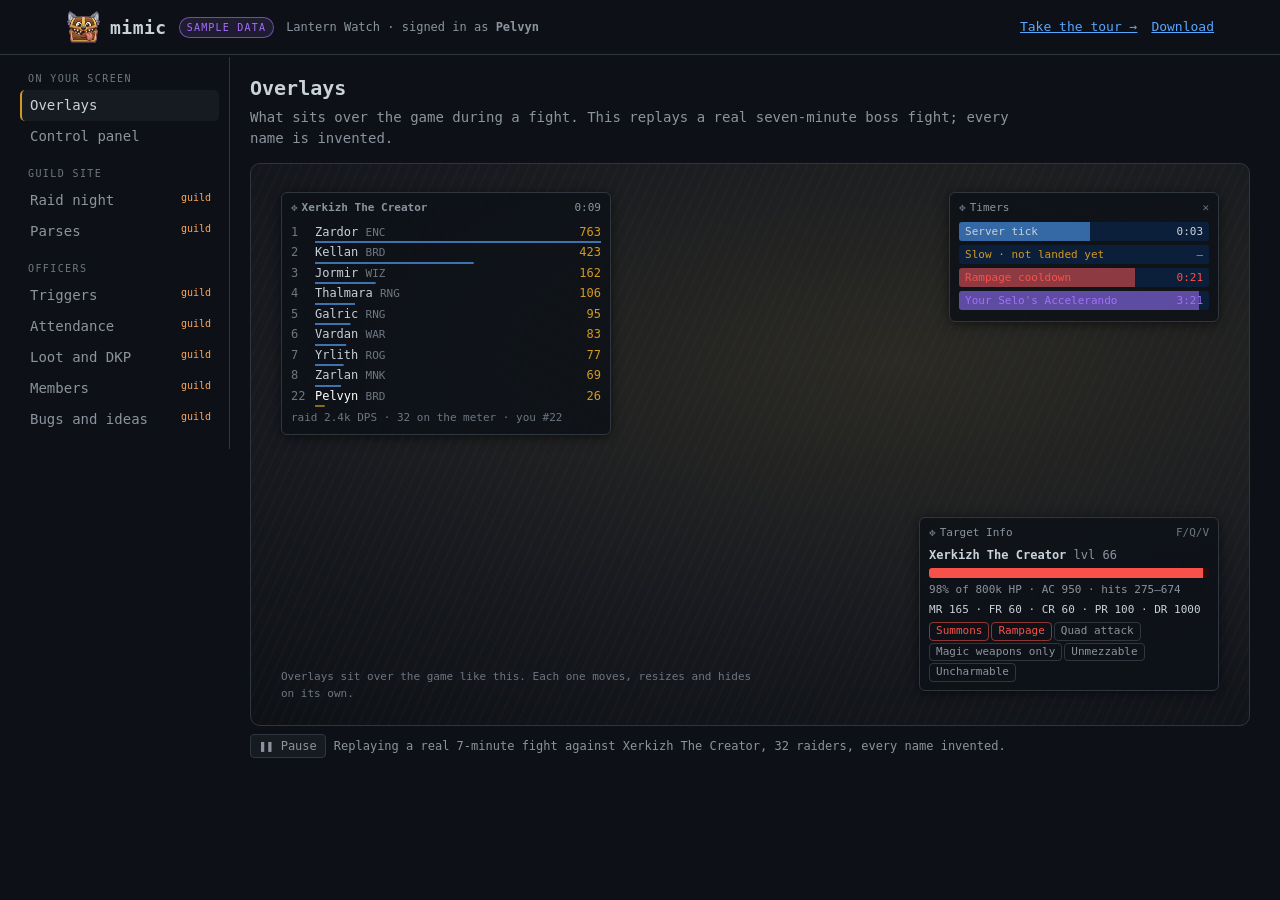
<file: eqmimic/demo/b/index.html>
<!doctype html>
<html lang="en">
<head>
<meta charset="utf-8">
<meta name="viewport" content="width=device-width, initial-scale=1">
<title>Mimic Demo Sandbox</title>
<meta name="description" content="Click around Mimic and a guild site as if you were signed in, with sample data from a real raid and every name invented.">
<!-- Demo layout B (the sandbox). Not indexed until the guild lead picks a layout. -->
<meta name="robots" content="noindex, nofollow">
<link rel="icon" href="../../mimic-logo.png">
<link rel="stylesheet" href="../demo.css">
<style>
.shell{display:grid;grid-template-columns:220px minmax(0,1fr);max-width:1260px;margin:0 auto;min-height:calc(100vh - 60px)}
.side{border-right:1px solid var(--border);padding:14px 10px;position:sticky;top:57px;align-self:start;max-height:calc(100vh - 57px);overflow-y:auto}
.side .grp{color:var(--faint);font-size:10px;letter-spacing:.14em;text-transform:uppercase;margin:14px 8px 4px}
.side .grp:first-child{margin-top:0}
.side a{display:flex;justify-content:space-between;gap:8px;padding:5px 8px;border-radius:5px;color:var(--dim);text-decoration:none;border-left:2px solid transparent}
.side a:hover{color:var(--text)}
.side a[aria-current="page"]{color:var(--text);background:var(--panel);border-left-color:var(--gold)}
.side .tag{font-size:10px;color:var(--orange)}
.main{padding:18px 20px 40px;min-width:0}
.main h1{font-size:20px;margin-bottom:4px}
.main .lede{color:var(--dim);margin:0 0 14px;max-width:780px}
.who{font-size:12px;color:var(--dim)}
.guildflag{font-size:11px;color:var(--orange);border:1px solid rgba(255,166,87,.5);border-radius:4px;padding:0 6px}
@media (max-width:820px){
  .shell{grid-template-columns:1fr}
  .side{position:static;max-height:none;border-right:0;border-bottom:1px solid var(--border);display:flex;gap:4px;overflow-x:auto;padding:8px 12px}
  .side .grp{display:none}
  .side a{white-space:nowrap;border-left:0;border-bottom:2px solid transparent;border-radius:0}
  .side a[aria-current="page"]{border-bottom-color:var(--gold);background:none}
  .side .tag{display:none}
  .main{padding:14px 16px 32px}
}
</style>
</head>
<body>
<div class="topbar"><div class="in">
  <a class="brand" href="../../"><img src="../../mimic-logo.png" alt=""><b>mimic</b></a>
  <span class="pill demo">sample data</span>
  <span class="who">Lantern Watch · signed in as <b id="me"></b></span>
  <span class="links"><a href="../">Take the tour →</a><a href="../../">Download</a></span>
</div></div>

<div class="shell">
  <nav class="side" aria-label="Demo pages">
    <div class="grp">On your screen</div>
    <a href="#overlays">Overlays</a>
    <a href="#mimic">Control panel</a>
    <div class="grp">Guild site</div>
    <a href="#night">Raid night <span class="tag">guild</span></a>
    <a href="#parse/f3">Parses <span class="tag">guild</span></a>
    <div class="grp">Officers</div>
    <a href="#triggers">Triggers <span class="tag">guild</span></a>
    <a href="#attendance">Attendance <span class="tag">guild</span></a>
    <a href="#loot">Loot and DKP <span class="tag">guild</span></a>
    <a href="#members">Members <span class="tag">guild</span></a>
    <a href="#feedback">Bugs and ideas <span class="tag">guild</span></a>
  </nav>
  <main class="main" id="main" tabindex="-1"></main>
</div>

<script>window.DEMO_ROOT = '../../';</script>
<script src="../data.js"></script>
<script src="../panels.js"></script>
<script>
(function () {
  var P = window.DemoPanels, D = P.data, main = document.getElementById('main');
  document.getElementById('me').textContent = D.you;
  var GUILD = ' <span class="guildflag">needs your guild\'s server</span>';
  var pages = {
    overlays: { title: 'Overlays', lede: 'What sits over the game during a fight. This replays a real seven-minute boss fight; every name is invented.', run: function (h) { P.scene(h); } },
    mimic: { title: 'Control panel', lede: 'Mimic\'s own window on your PC. In local mode nothing here leaves your machine. Try the tabs and switches.', run: function (h) { P.dashboard(h); } },
    night: { title: 'Ssraeshza Temple', guild: true, lede: 'The raid night at a glance. Click a boss for its parse.', run: function (h) { P.night(h, function (id) { location.hash = 'parse/' + id; }); } },
    parse: { title: 'Parse', guild: true, lede: 'Every raider\'s damage on one boss, merged from everyone\'s logs.', run: function (h, arg) {
      h.innerHTML = '<p><select id="pick" aria-label="Pick a fight">' + P.fightOptions(arg) + '</select></p><div class="panel"><div id="pp"></div></div>';
      P.parse(document.getElementById('pp'), arg);
      document.getElementById('pick').addEventListener('change', function () { location.hash = 'parse/' + this.value; });
    } },
    triggers: { title: 'Guild triggers', guild: true, lede: 'The raid\'s shared callouts. Switch one off and every raider\'s Mimic follows within a couple of minutes.', run: function (h) { P.triggersAdmin(h); } },
    attendance: { title: 'Attendance', guild: true, lede: 'Who raided, night by night.', run: function (h) { P.attendance(h); } },
    loot: { title: 'Loot and DKP', guild: true, lede: 'The night\'s drops, who won them, and where everyone stands.', run: function (h) { P.loot(h); } },
    members: { title: 'Members', guild: true, lede: 'The roster, and who is on which Mimic, so officers know who will hear tonight\'s new callout.', run: function (h) { P.members(h); } },
    feedback: { title: 'Bugs and ideas', guild: true, lede: 'What the raid has reported, and where each one stands.', run: function (h) { P.feedback(h); } },
  };
  function route() {
    var parts = (location.hash.replace(/^#/, '') || 'overlays').split('/');
    var key = pages[parts[0]] ? parts[0] : 'overlays', pg = pages[key];
    document.querySelectorAll('.side a').forEach(function (a) {
      a.setAttribute('aria-current', a.getAttribute('href').replace(/^#/, '').split('/')[0] === key ? 'page' : 'false');
    });
    main.innerHTML = '<h1>' + pg.title + (pg.guild ? GUILD : '') + '</h1><p class="lede">' + pg.lede + '</p><div id="host"></div>';
    var host = document.getElementById('host');
    if (key !== 'parse' && key !== 'overlays' && key !== 'mimic') { host.className = 'panel'; }
    pg.run(host, parts[1] || 'f3');
    document.title = pg.title + ' · Mimic Demo Sandbox';
  }
  window.addEventListener('hashchange', function () { route(); main.focus({ preventScroll: true }); window.scrollTo(0, 0); });
  route();
})();
</script>
</body>
</html>
</file>
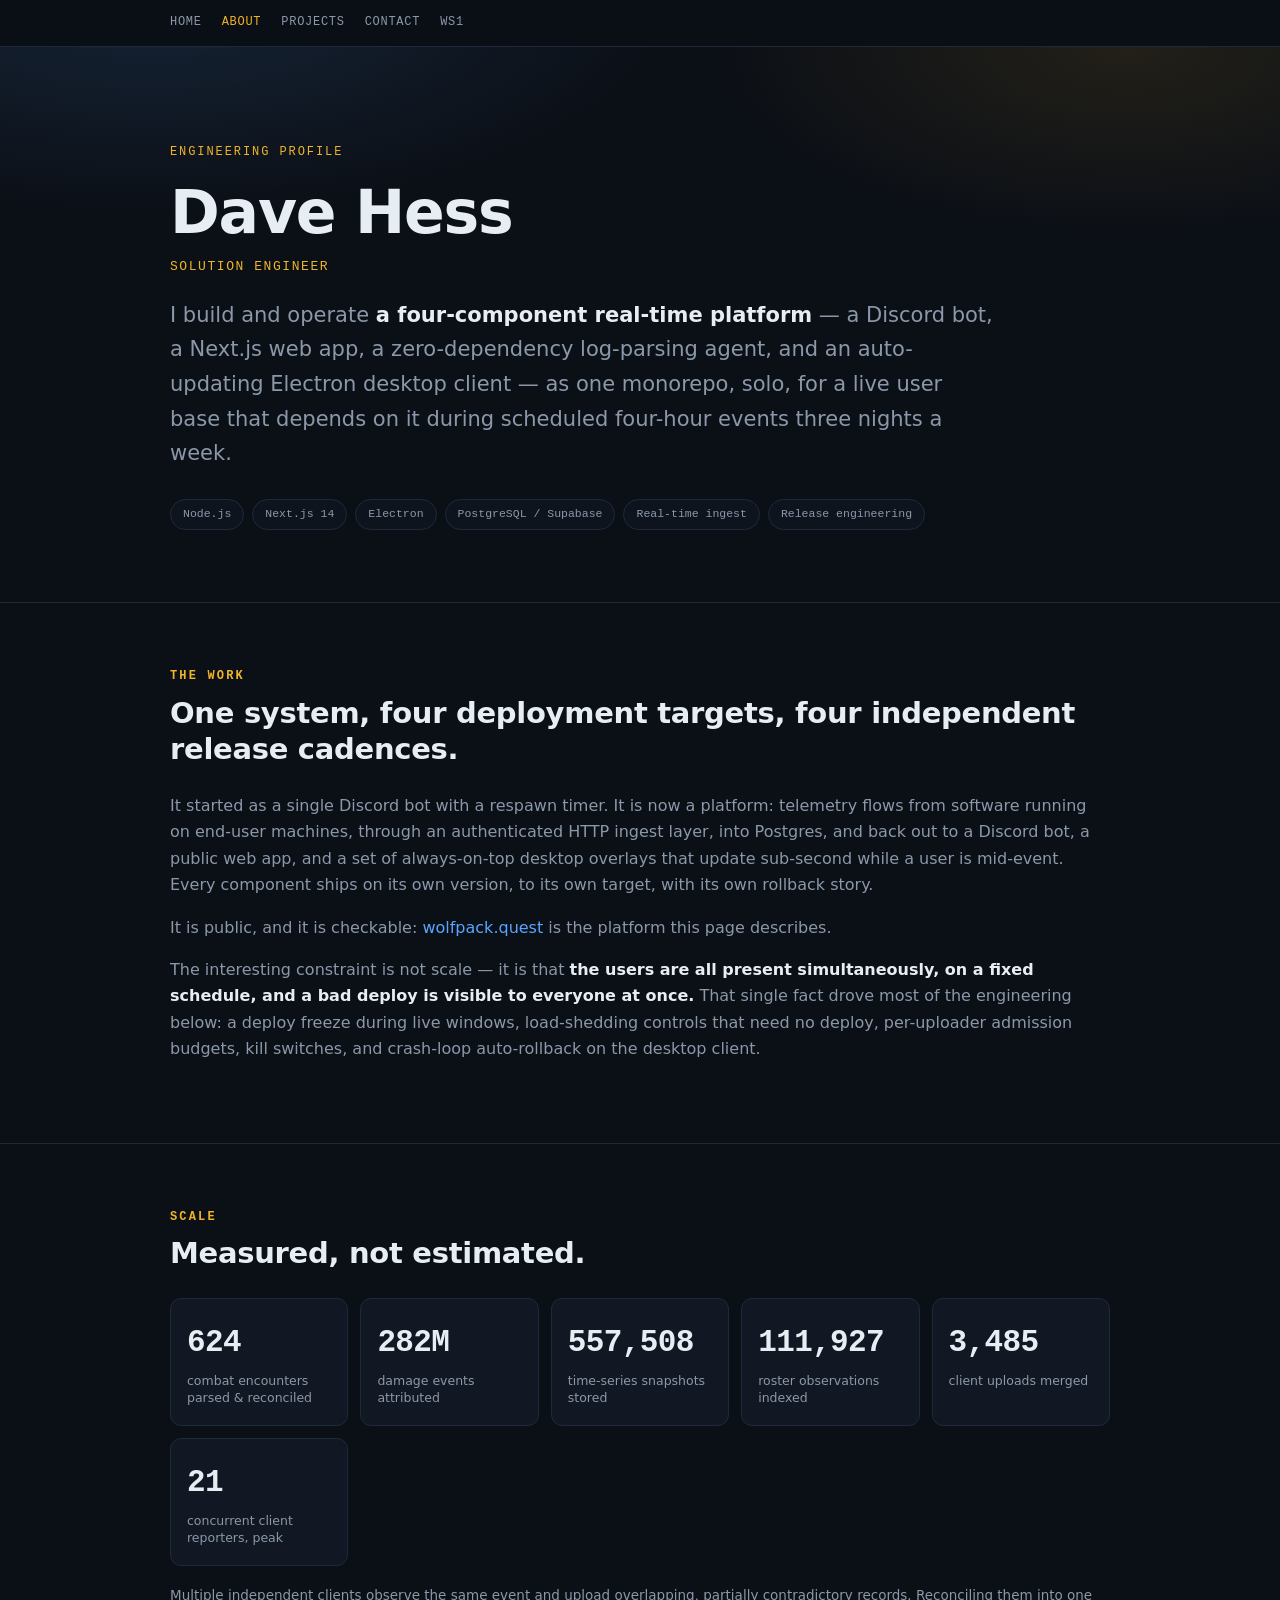
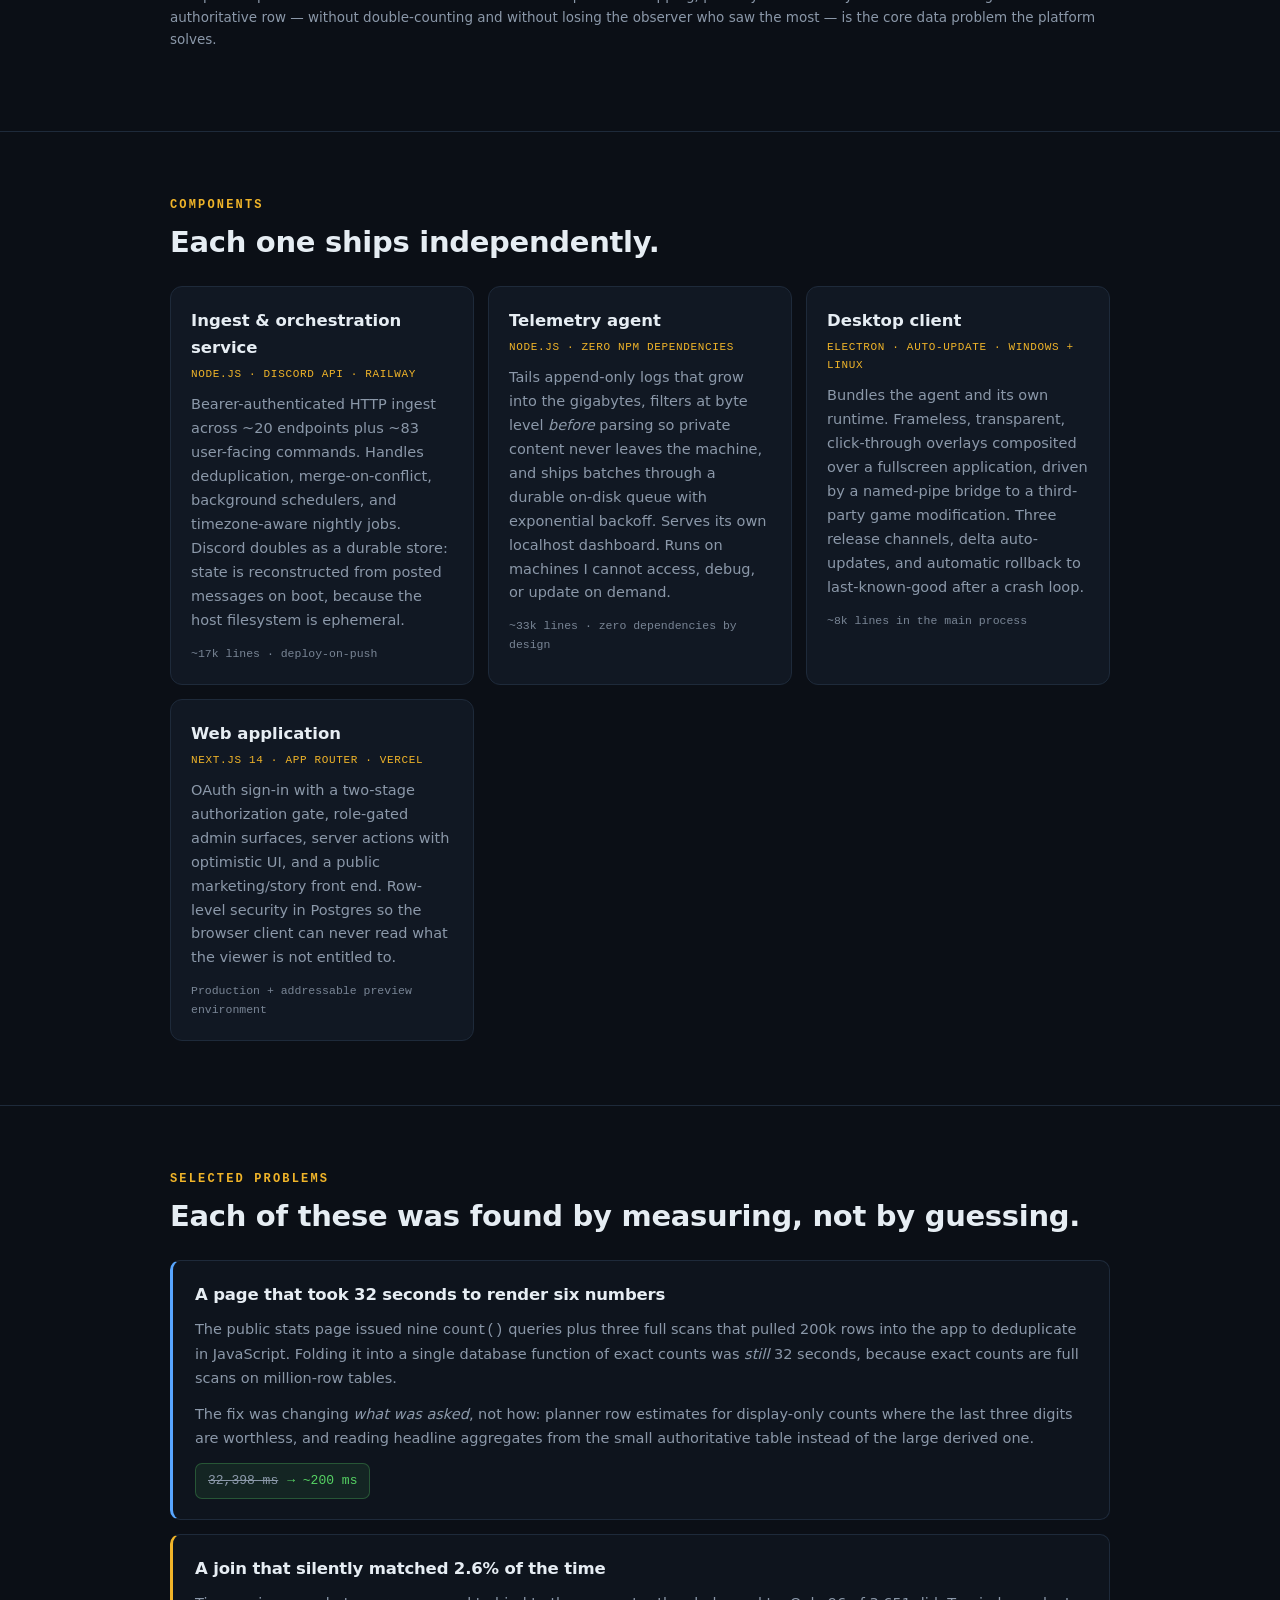
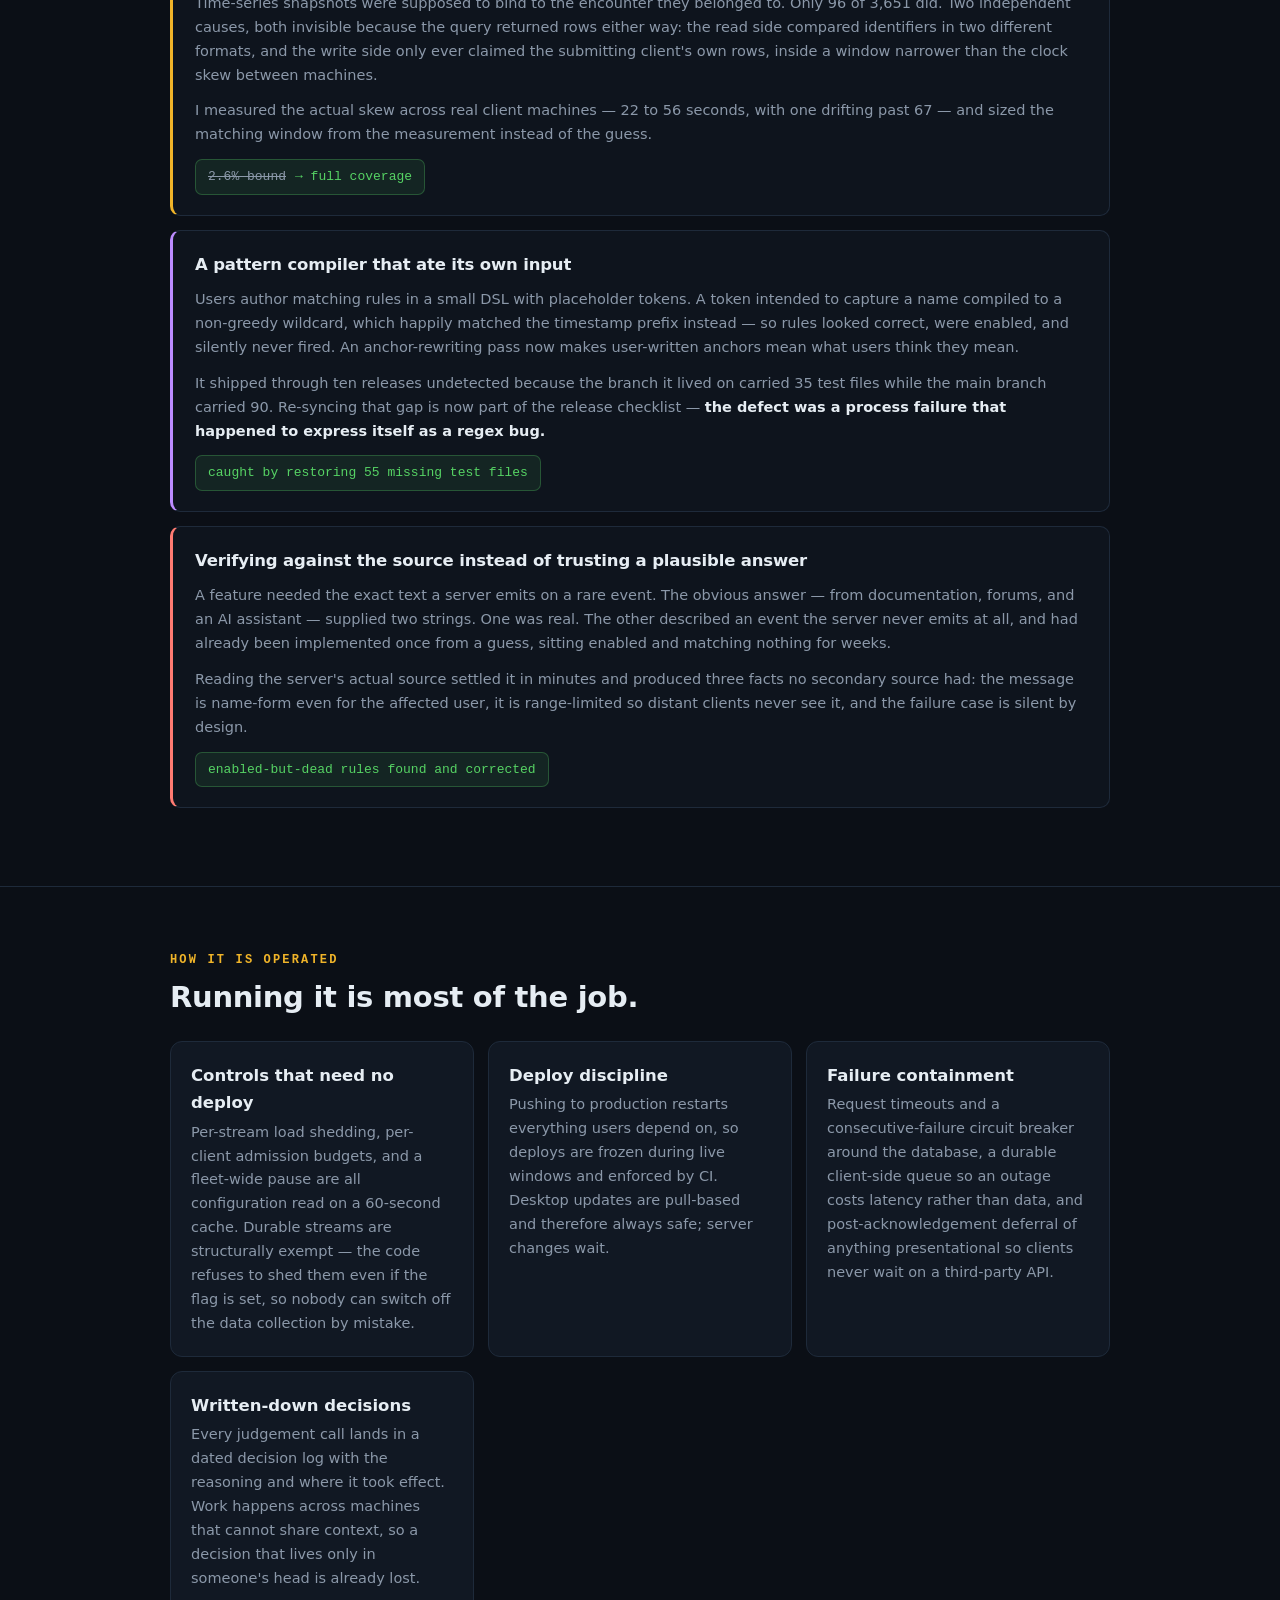
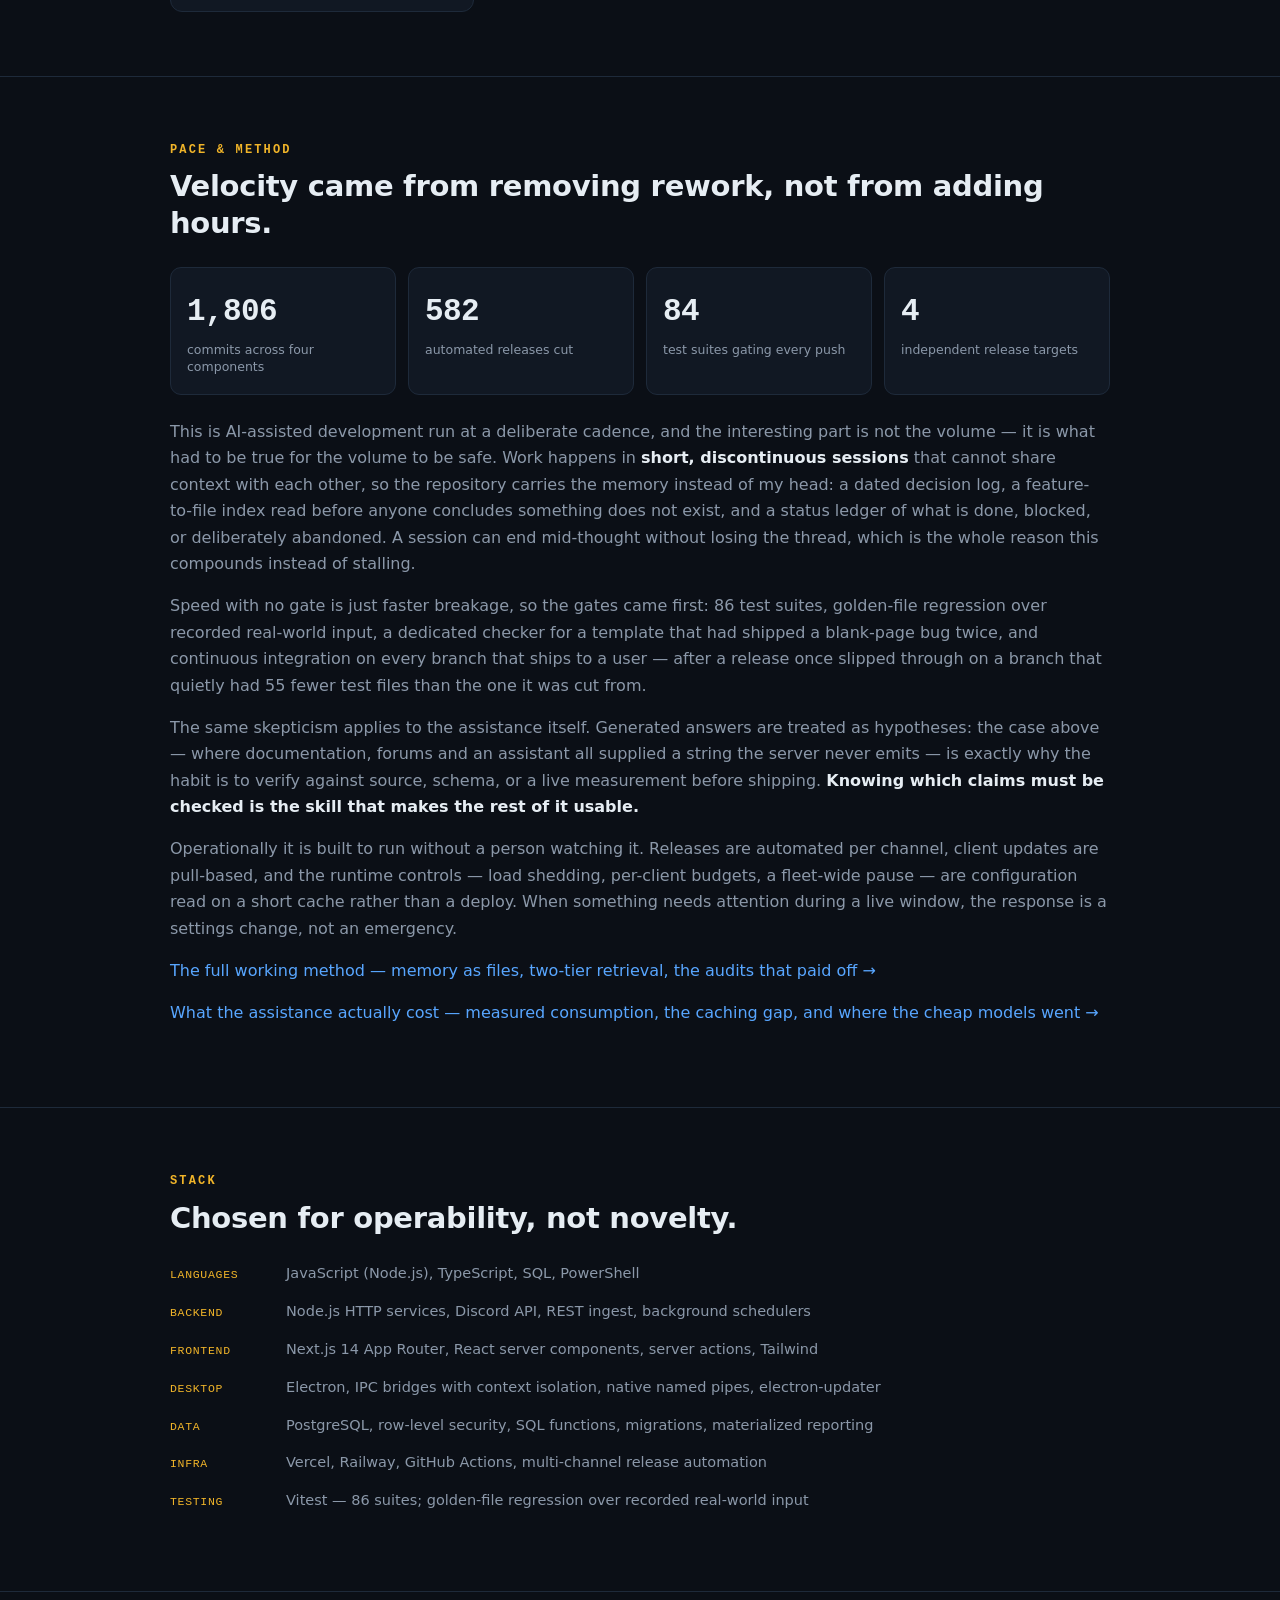
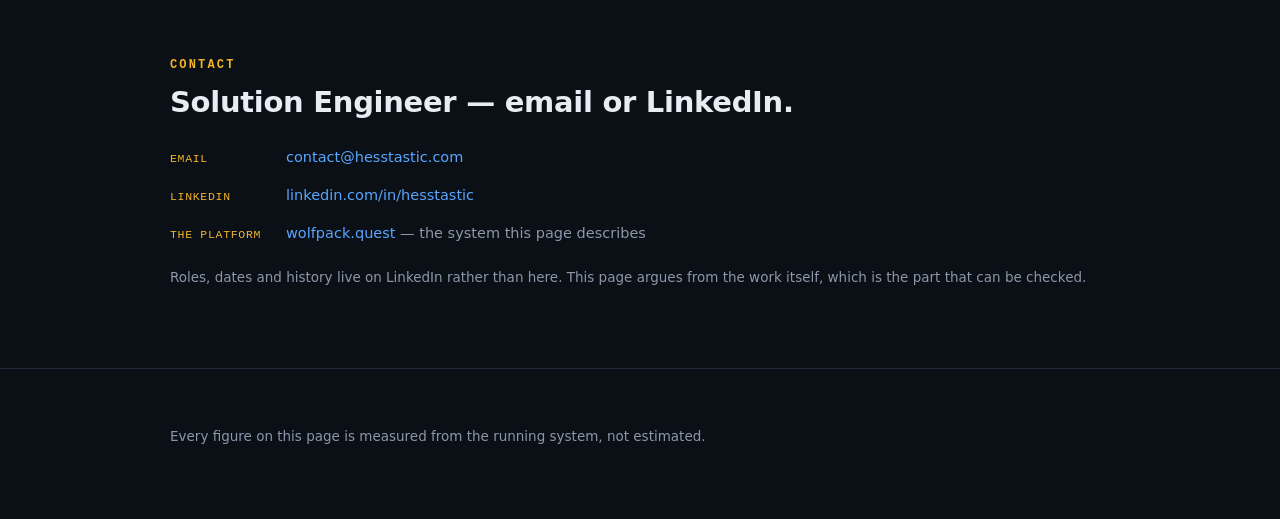
<file: about.html>
<!doctype html>
<html lang="en">
<head>
<meta charset="utf-8">
<meta name="viewport" content="width=device-width, initial-scale=1">
<title>Dave Hess — Engineering Profile</title>
<meta name="description" content="A four-component real-time platform built solo: Discord bot, Next.js web app, zero-dependency log agent, and an auto-updating Electron desktop client.">
<meta name="robots" content="index, follow">
<meta property="og:title" content="Dave Hess — Engineering Profile">
<meta property="og:description" content="Four independently-versioned components, one monorepo, ~58k lines. Built and operated solo for a live user base.">
<meta property="og:type" content="profile">
<link rel="stylesheet" href="/style.css">
</head>
<body>

<nav class="site">
  <div class="wrap">
    <a href="/">Home</a>
    <a href="/about.html" class="here">About</a>
    <a href="/projects.html">Projects</a>
    <a href="/contact.html">Contact</a>
    <a href="/ws1home.html">WS1</a>
  </div>
</nav>

<header>
  <div class="wrap">
    <div class="eyebrow rv">Engineering profile</div>
    <h1 class="rv">Dave&nbsp;Hess</h1>
    <div class="jobtitle rv">Solution Engineer</div>
    <p class="lede rv">
      I build and operate <strong>a four-component real-time platform</strong> — a Discord bot, a
      Next.js web app, a zero-dependency log-parsing agent, and an auto-updating Electron desktop
      client — as one monorepo, solo, for a live user base that depends on it during scheduled
      four-hour events three nights a week.
    </p>
    <div class="chips rv">
      <span class="chip">Node.js</span>
      <span class="chip">Next.js 14</span>
      <span class="chip">Electron</span>
      <span class="chip">PostgreSQL / Supabase</span>
      <span class="chip">Real-time ingest</span>
      <span class="chip">Release engineering</span>
    </div>
  </div>
</header>

<section>
  <div class="wrap">
    <h2 class="rv">The work</h2>
    <div class="h2sub rv">One system, four deployment targets, four independent release cadences.</div>
    <p class="rv muted">
      It started as a single Discord bot with a respawn timer. It is now a platform: telemetry
      flows from software running on end-user machines, through an authenticated HTTP ingest layer,
      into Postgres, and back out to a Discord bot, a public web app, and a set of always-on-top
      desktop overlays that update sub-second while a user is mid-event. Every component ships on
      its own version, to its own target, with its own rollback story.
    </p>
    <p class="rv muted">
      It is public, and it is checkable:
      <a href="https://wolfpack.quest/about">wolfpack.quest</a> is the platform this page describes.
    </p>
    <p class="rv muted">
      The interesting constraint is not scale — it is that <strong style="color:var(--text)">the
      users are all present simultaneously, on a fixed schedule, and a bad deploy is visible to
      everyone at once.</strong> That single fact drove most of the engineering below: a deploy
      freeze during live windows, load-shedding controls that need no deploy, per-uploader
      admission budgets, kill switches, and crash-loop auto-rollback on the desktop client.
    </p>
  </div>
</section>

<section>
  <div class="wrap">
    <h2 class="rv">Scale</h2>
    <div class="h2sub rv">Measured, not estimated.</div>
    <div class="stats">
      <div class="stat rv"><div class="n" data-count="624">0</div><div class="l">combat encounters parsed &amp; reconciled</div></div>
      <div class="stat rv"><div class="n" data-count="282" data-suffix="M">0</div><div class="l">damage events attributed</div></div>
      <div class="stat rv"><div class="n" data-count="557508">0</div><div class="l">time-series snapshots stored</div></div>
      <div class="stat rv"><div class="n" data-count="111927">0</div><div class="l">roster observations indexed</div></div>
      <div class="stat rv"><div class="n" data-count="3485">0</div><div class="l">client uploads merged</div></div>
      <div class="stat rv"><div class="n" data-count="21">0</div><div class="l">concurrent client reporters, peak</div></div>
    </div>
    <p class="rv muted" style="margin-top:18px;font-size:13.5px">
      Multiple independent clients observe the same event and upload overlapping, partially
      contradictory records. Reconciling them into one authoritative row — without double-counting
      and without losing the observer who saw the most — is the core data problem the platform
      solves.
    </p>
  </div>
</section>

<section>
  <div class="wrap">
    <h2 class="rv">Components</h2>
    <div class="h2sub rv">Each one ships independently.</div>
    <div class="grid2">
      <div class="card rv">
        <h3>Ingest &amp; orchestration service</h3>
        <div class="role">Node.js · Discord API · Railway</div>
        <p>
          Bearer-authenticated HTTP ingest across ~20 endpoints plus ~83 user-facing commands.
          Handles deduplication, merge-on-conflict, background schedulers, and timezone-aware
          nightly jobs. Discord doubles as a durable store: state is reconstructed from posted
          messages on boot, because the host filesystem is ephemeral.
        </p>
        <div class="meta">~17k lines · deploy-on-push</div>
      </div>
      <div class="card rv">
        <h3>Telemetry agent</h3>
        <div class="role">Node.js · zero npm dependencies</div>
        <p>
          Tails append-only logs that grow into the gigabytes, filters at byte level <em>before</em>
          parsing so private content never leaves the machine, and ships batches through a durable
          on-disk queue with exponential backoff. Serves its own localhost dashboard. Runs on
          machines I cannot access, debug, or update on demand.
        </p>
        <div class="meta">~33k lines · zero dependencies by design</div>
      </div>
      <div class="card rv">
        <h3>Desktop client</h3>
        <div class="role">Electron · auto-update · Windows + Linux</div>
        <p>
          Bundles the agent and its own runtime. Frameless, transparent, click-through overlays
          composited over a fullscreen application, driven by a named-pipe bridge to a third-party
          game modification. Three release channels, delta auto-updates, and automatic rollback to
          last-known-good after a crash loop.
        </p>
        <div class="meta">~8k lines in the main process</div>
      </div>
      <div class="card rv">
        <h3>Web application</h3>
        <div class="role">Next.js 14 · App Router · Vercel</div>
        <p>
          OAuth sign-in with a two-stage authorization gate, role-gated admin surfaces, server
          actions with optimistic UI, and a public marketing/story front end. Row-level security in
          Postgres so the browser client can never read what the viewer is not entitled to.
        </p>
        <div class="meta">Production + addressable preview environment</div>
      </div>
    </div>
  </div>
</section>

<section>
  <div class="wrap">
    <h2 class="rv">Selected problems</h2>
    <div class="h2sub rv">Each of these was found by measuring, not by guessing.</div>

    <div class="case rv">
      <h3>A page that took 32 seconds to render six numbers</h3>
      <p>
        The public stats page issued nine <code>count()</code> queries plus three full scans that
        pulled 200k rows into the app to deduplicate in JavaScript. Folding it into a single
        database function of exact counts was <em>still</em> 32 seconds, because exact counts are
        full scans on million-row tables.
      </p>
      <p>
        The fix was changing <em>what was asked</em>, not how: planner row estimates for
        display-only counts where the last three digits are worthless, and reading headline
        aggregates from the small authoritative table instead of the large derived one.
      </p>
      <div class="result"><span class="was">32,398 ms</span> <span>→ ~200 ms</span></div>
    </div>

    <div class="case amber rv">
      <h3>A join that silently matched 2.6% of the time</h3>
      <p>
        Time-series snapshots were supposed to bind to the encounter they belonged to. Only 96 of
        3,651 did. Two independent causes, both invisible because the query returned rows either
        way: the read side compared identifiers in two different formats, and the write side only
        ever claimed the submitting client's own rows, inside a window narrower than the clock skew
        between machines.
      </p>
      <p>
        I measured the actual skew across real client machines — 22 to 56 seconds, with one drifting
        past 67 — and sized the matching window from the measurement instead of the guess.
      </p>
      <div class="result"><span class="was">2.6% bound</span> <span>→ full coverage</span></div>
    </div>

    <div class="case purple rv">
      <h3>A pattern compiler that ate its own input</h3>
      <p>
        Users author matching rules in a small DSL with placeholder tokens. A token intended to
        capture a name compiled to a non-greedy wildcard, which happily matched the timestamp
        prefix instead — so rules looked correct, were enabled, and silently never fired. An
        anchor-rewriting pass now makes user-written anchors mean what users think they mean.
      </p>
      <p>
        It shipped through ten releases undetected because the branch it lived on carried 35 test
        files while the main branch carried 90. Re-syncing that gap is now part of the release
        checklist — <strong style="color:var(--text)">the defect was a process failure that happened
        to express itself as a regex bug.</strong>
      </p>
      <div class="result"><span>caught by restoring 55 missing test files</span></div>
    </div>

    <div class="case red rv">
      <h3>Verifying against the source instead of trusting a plausible answer</h3>
      <p>
        A feature needed the exact text a server emits on a rare event. The obvious answer — from
        documentation, forums, and an AI assistant — supplied two strings. One was real. The other
        described an event the server never emits at all, and had already been implemented once
        from a guess, sitting enabled and matching nothing for weeks.
      </p>
      <p>
        Reading the server's actual source settled it in minutes and produced three facts no
        secondary source had: the message is name-form even for the affected user, it is
        range-limited so distant clients never see it, and the failure case is silent by design.
      </p>
      <div class="result"><span>enabled-but-dead rules found and corrected</span></div>
    </div>
  </div>
</section>

<section>
  <div class="wrap">
    <h2 class="rv">How it is operated</h2>
    <div class="h2sub rv">Running it is most of the job.</div>
    <div class="grid2">
      <div class="card rv">
        <h3>Controls that need no deploy</h3>
        <p>
          Per-stream load shedding, per-client admission budgets, and a fleet-wide pause are all
          configuration read on a 60-second cache. Durable streams are structurally exempt — the
          code refuses to shed them even if the flag is set, so nobody can switch off the data
          collection by mistake.
        </p>
      </div>
      <div class="card rv">
        <h3>Deploy discipline</h3>
        <p>
          Pushing to production restarts everything users depend on, so deploys are frozen during
          live windows and enforced by CI. Desktop updates are pull-based and therefore always
          safe; server changes wait.
        </p>
      </div>
      <div class="card rv">
        <h3>Failure containment</h3>
        <p>
          Request timeouts and a consecutive-failure circuit breaker around the database, a durable
          client-side queue so an outage costs latency rather than data, and post-acknowledgement
          deferral of anything presentational so clients never wait on a third-party API.
        </p>
      </div>
      <div class="card rv">
        <h3>Written-down decisions</h3>
        <p>
          Every judgement call lands in a dated decision log with the reasoning and where it took
          effect. Work happens across machines that cannot share context, so a decision that lives
          only in someone's head is already lost.
        </p>
      </div>
    </div>
  </div>
</section>

<section>
  <div class="wrap">
    <h2 class="rv">Pace &amp; method</h2>
    <div class="h2sub rv">Velocity came from removing rework, not from adding hours.</div>
    <div class="stats">
      <div class="stat rv"><div class="n" data-count="1851">0</div><div class="l">commits across four components</div></div>
      <div class="stat rv"><div class="n" data-count="596">0</div><div class="l">automated releases cut</div></div>
      <div class="stat rv"><div class="n" data-count="86">0</div><div class="l">test suites gating every push</div></div>
      <div class="stat rv"><div class="n" data-count="4">0</div><div class="l">independent release targets</div></div>
    </div>

    <p class="rv muted" style="margin-top:24px">
      This is AI-assisted development run at a deliberate cadence, and the interesting part is not
      the volume — it is what had to be true for the volume to be safe. Work happens in
      <strong style="color:var(--text)">short, discontinuous sessions</strong> that cannot share
      context with each other, so the repository carries the memory instead of my head: a dated
      decision log, a feature-to-file index read before anyone concludes something does not exist,
      and a status ledger of what is done, blocked, or deliberately abandoned. A session can end
      mid-thought without losing the thread, which is the whole reason this compounds instead of
      stalling.
    </p>
    <p class="rv muted">
      Speed with no gate is just faster breakage, so the gates came first: 86 test suites,
      golden-file regression over recorded real-world input, a dedicated checker for a template
      that had shipped a blank-page bug twice, and continuous integration on every branch that
      ships to a user — after a release once slipped through on a branch that quietly had 55 fewer
      test files than the one it was cut from.
    </p>
    <p class="rv muted">
      The same skepticism applies to the assistance itself. Generated answers are treated as
      hypotheses: the case above — where documentation, forums and an assistant all supplied a
      string the server never emits — is exactly why the habit is to verify against source,
      schema, or a live measurement before shipping. <strong style="color:var(--text)">Knowing
      which claims must be checked is the skill that makes the rest of it usable.</strong>
    </p>
    <p class="rv muted">
      Operationally it is built to run without a person watching it. Releases are automated per
      channel, client updates are pull-based, and the runtime controls — load shedding, per-client
      budgets, a fleet-wide pause — are configuration read on a short cache rather than a deploy.
      When something needs attention during a live window, the response is a settings change, not
      an emergency.
    </p>
    <p class="rv" style="margin-top:6px">
      <a href="/method.html">The full working method — memory as files, two-tier retrieval, the
      audits that paid off →</a>
    </p>

    <p class="rv" style="margin-top:6px">
      <a href="/business-case.html">What the assistance actually cost — measured consumption, the
      caching gap, and where the cheap models went →</a>
    </p>
  </div>
</section>

<section>
  <div class="wrap">
    <h2 class="rv">Stack</h2>
    <div class="h2sub rv">Chosen for operability, not novelty.</div>
    <div class="rv">
      <div class="stackrow"><span class="k">Languages</span><span class="v">JavaScript (Node.js), TypeScript, SQL, PowerShell</span></div>
      <div class="stackrow"><span class="k">Backend</span><span class="v">Node.js HTTP services, Discord API, REST ingest, background schedulers</span></div>
      <div class="stackrow"><span class="k">Frontend</span><span class="v">Next.js 14 App Router, React server components, server actions, Tailwind</span></div>
      <div class="stackrow"><span class="k">Desktop</span><span class="v">Electron, IPC bridges with context isolation, native named pipes, electron-updater</span></div>
      <div class="stackrow"><span class="k">Data</span><span class="v">PostgreSQL, row-level security, SQL functions, migrations, materialized reporting</span></div>
      <div class="stackrow"><span class="k">Infra</span><span class="v">Vercel, Railway, GitHub Actions, multi-channel release automation</span></div>
      <div class="stackrow"><span class="k">Testing</span><span class="v">Vitest — 86 suites; golden-file regression over recorded real-world input</span></div>
    </div>
  </div>
</section>

<section>
  <div class="wrap">
    <h2 class="rv">Contact</h2>
    <div class="h2sub rv">Solution Engineer — email or LinkedIn.</div>
    <div class="rv">
      <div class="stackrow">
        <span class="k">Email</span>
        <span class="v"><a href="mailto:contact@hesstastic.com">contact@hesstastic.com</a></span>
      </div>
      <div class="stackrow">
        <span class="k">LinkedIn</span>
        <span class="v"><a href="https://www.linkedin.com/in/hesstastic/">linkedin.com/in/hesstastic</a></span>
      </div>
      <div class="stackrow">
        <span class="k">The platform</span>
        <span class="v"><a href="https://wolfpack.quest/about">wolfpack.quest</a> — the system this page describes</span>
      </div>
    </div>
    <p class="rv muted" style="margin-top:20px;font-size:13.5px">
      Roles, dates and history live on LinkedIn rather than here. This page argues from the work
      itself, which is the part that can be checked.
    </p>
  </div>
</section>

<footer>
  <div class="wrap">
    Every figure on this page is measured from the running system, not estimated.
  </div>
</footer>

<script>
(function(){
  var reduce = window.matchMedia && window.matchMedia('(prefers-reduced-motion: reduce)').matches;
  var rv = Array.prototype.slice.call(document.querySelectorAll('.rv'));

  function fmt(n){ return n.toLocaleString('en-US'); }

  // Count-up for the stat strip. Runs once per element, then unobserves.
  function countUp(el){
    var target = parseInt(el.getAttribute('data-count'), 10);
    var suffix = el.getAttribute('data-suffix') || '';
    if (!isFinite(target)) return;
    if (reduce){ el.textContent = fmt(target) + suffix; return; }
    var dur = 1100, start = null;
    function step(ts){
      if (start === null) start = ts;
      var p = Math.min(1, (ts - start) / dur);
      var eased = 1 - Math.pow(1 - p, 4);            // easeOutQuart
      el.textContent = fmt(Math.round(target * eased)) + suffix;
      if (p < 1) requestAnimationFrame(step);
    }
    requestAnimationFrame(step);
  }

  if (reduce || !('IntersectionObserver' in window)){
    rv.forEach(function(el){ el.classList.add('in'); });
    document.querySelectorAll('[data-count]').forEach(countUp);
    return;
  }

  var io = new IntersectionObserver(function(entries){
    entries.forEach(function(e){
      if (!e.isIntersecting) return;
      var el = e.target;
      el.classList.add('in');
      var n = el.querySelector('[data-count]');
      if (n) countUp(n);
      io.unobserve(el);                               // reveal once, never re-run
    });
  }, { rootMargin: '0px 0px -12% 0px', threshold: 0.12 });

  rv.forEach(function(el, i){
    el.style.transitionDelay = Math.min(i % 6, 5) * 45 + 'ms';
    io.observe(el);
  });
})();
</script>
</body>
</html>
</file>
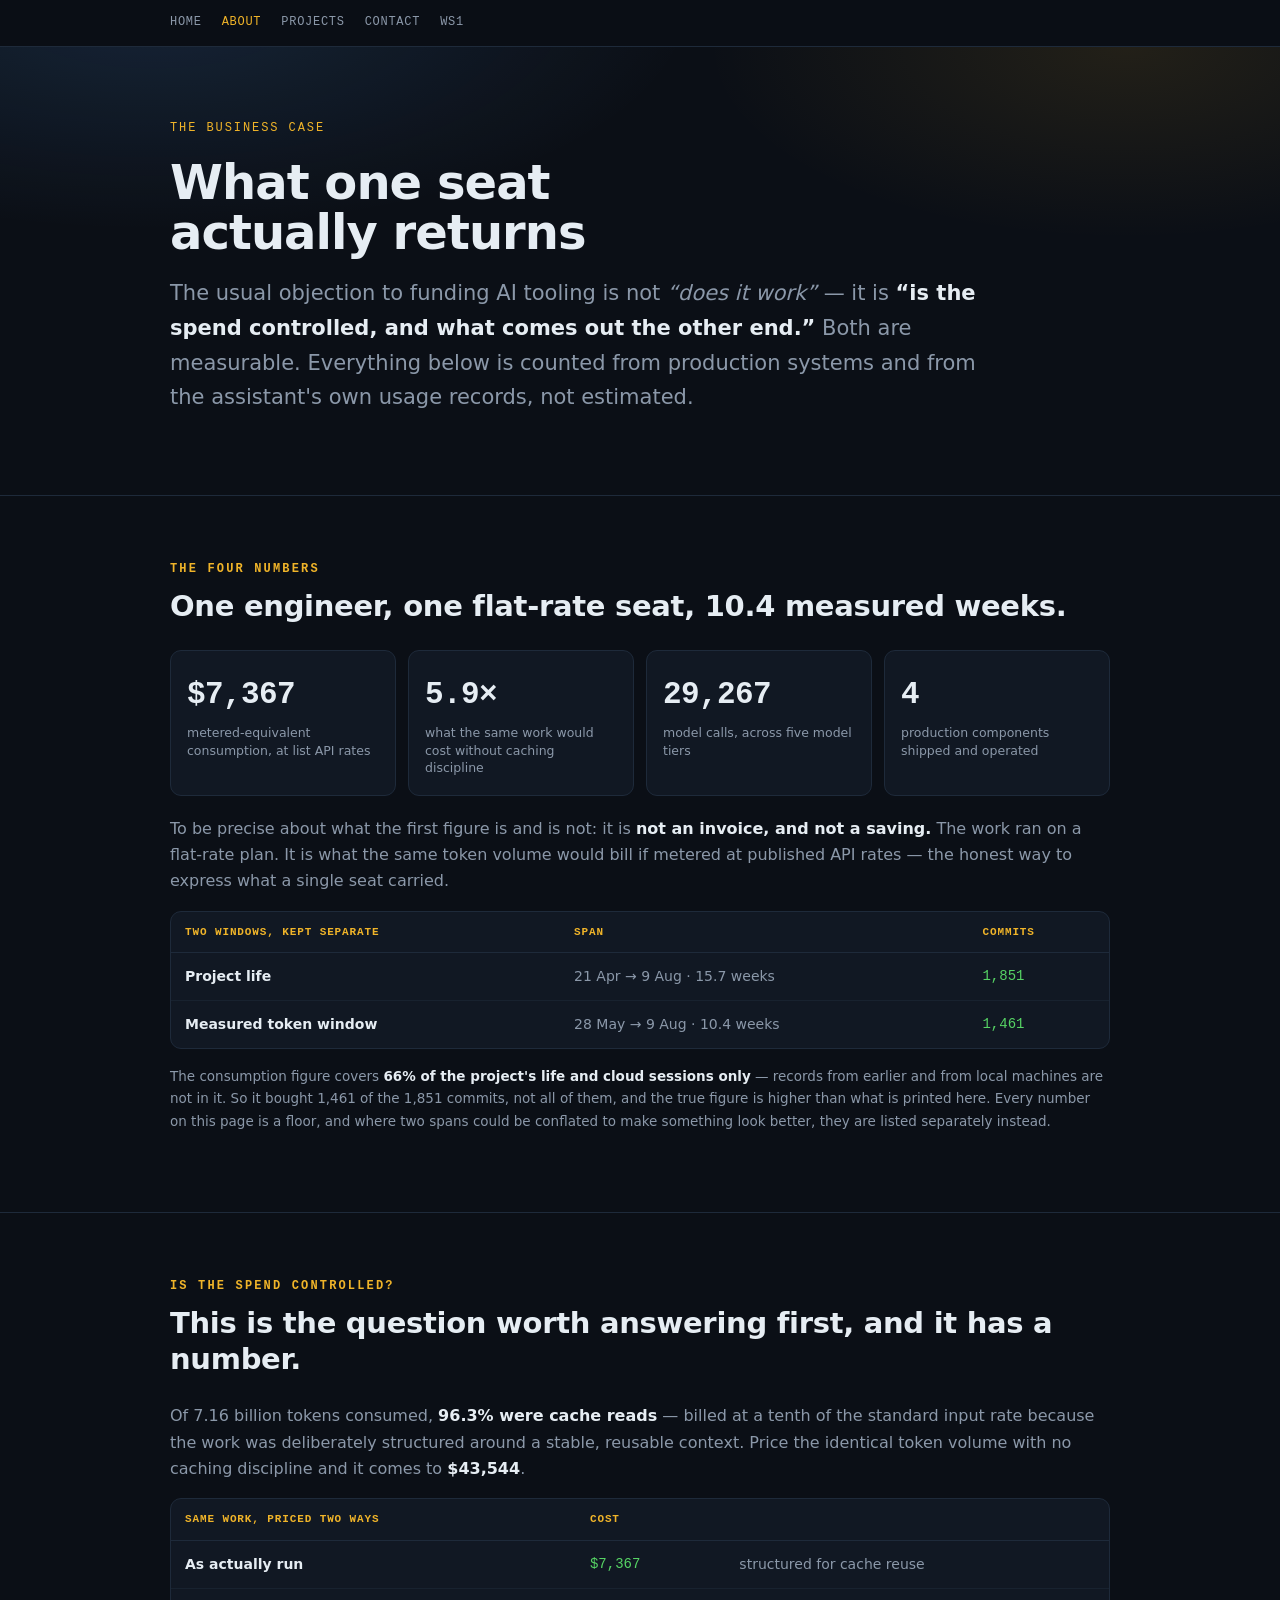
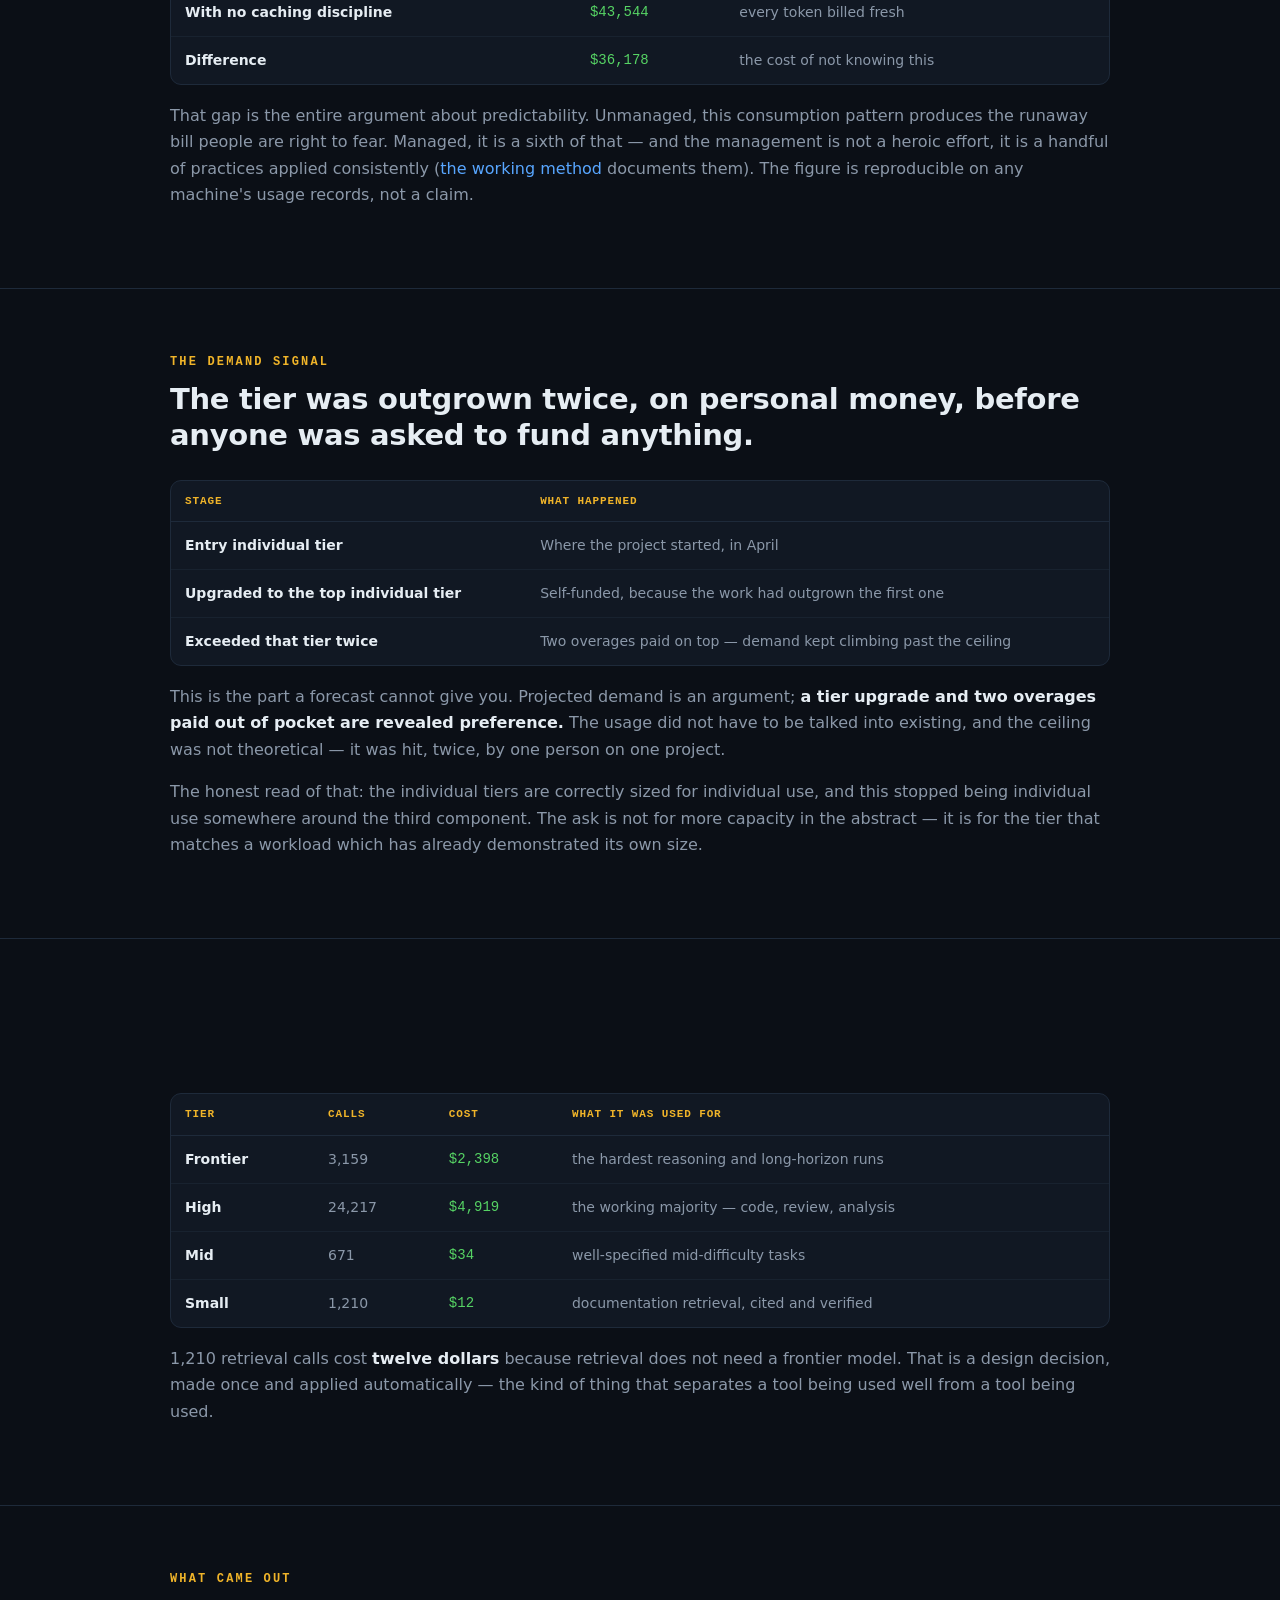
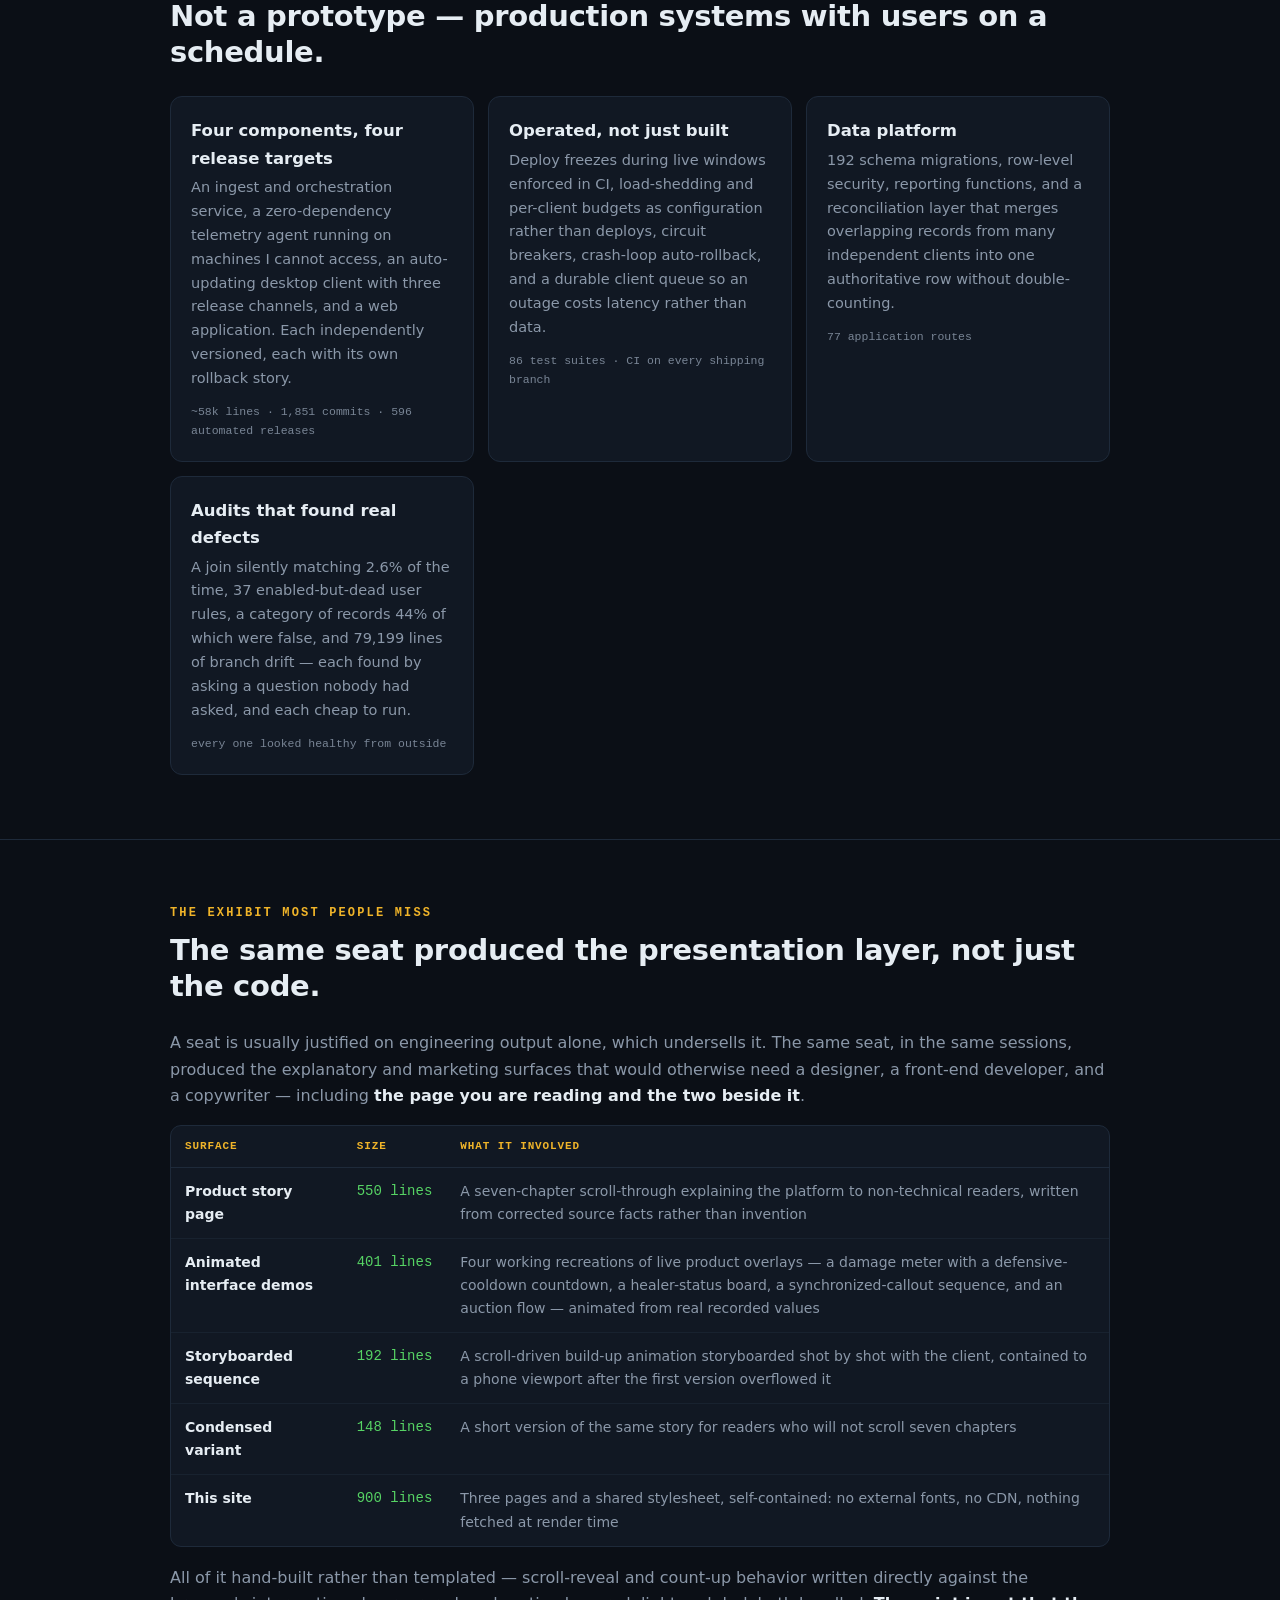
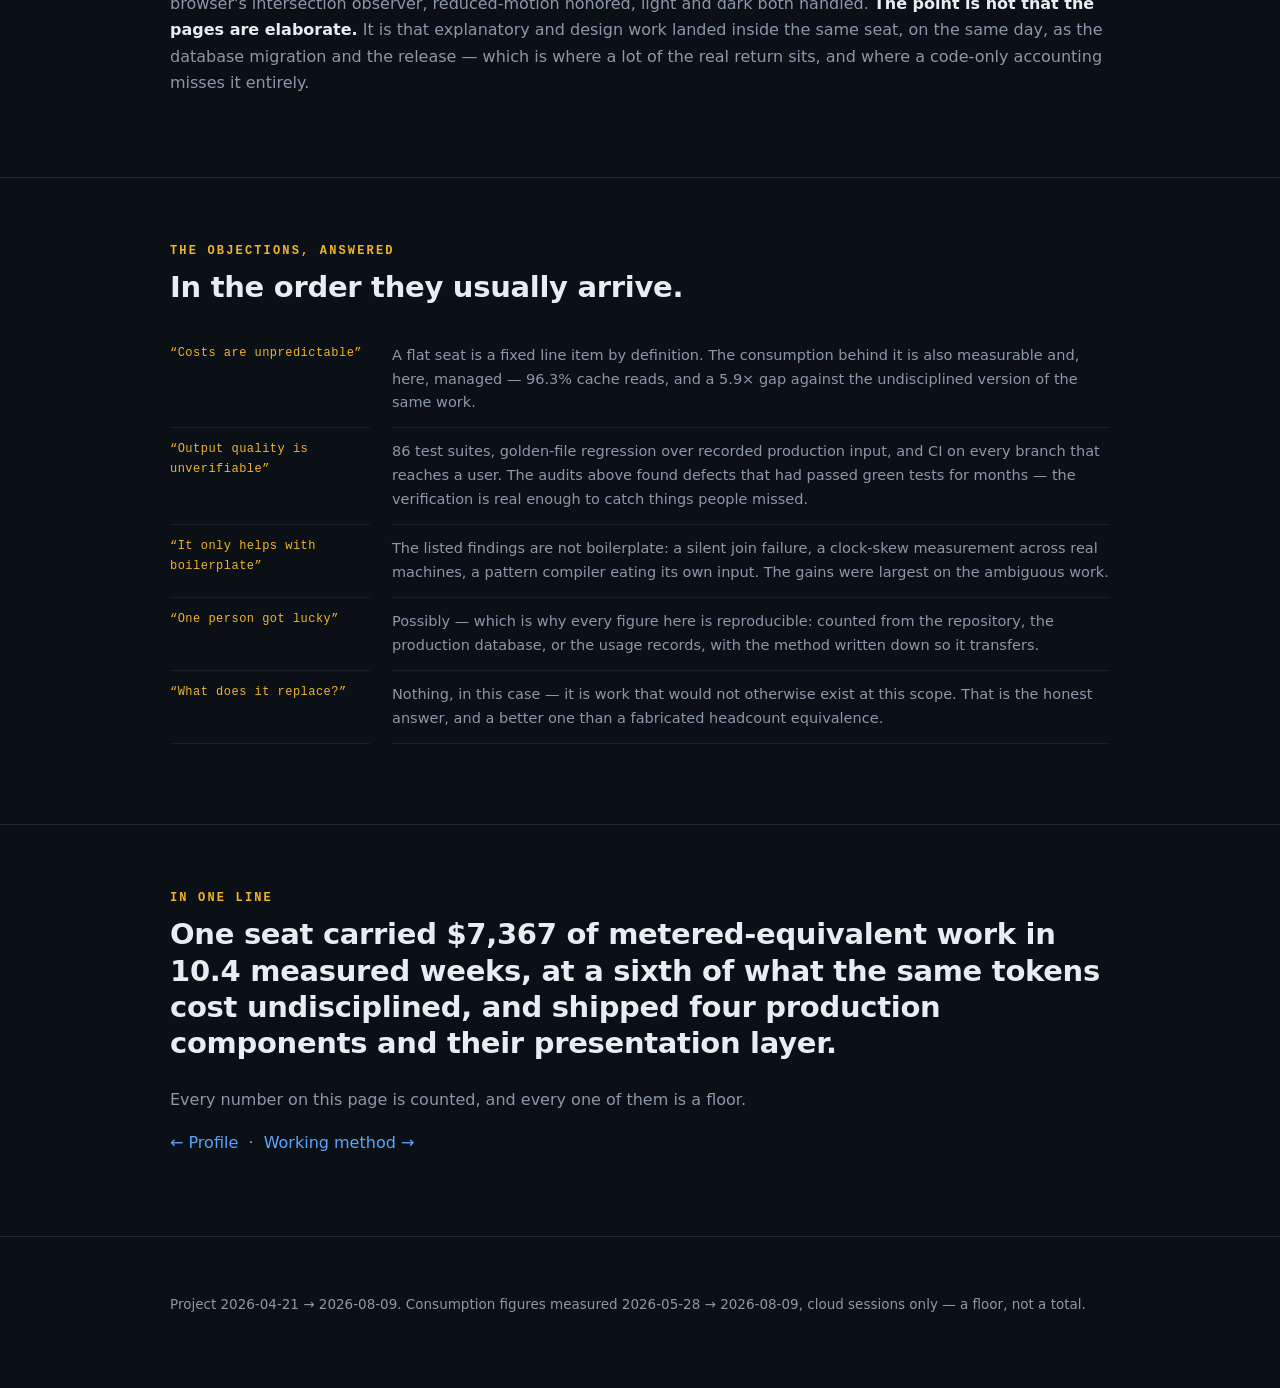
<file: business-case.html>
<!doctype html>
<html lang="en">
<head>
<meta charset="utf-8">
<meta name="viewport" content="width=device-width, initial-scale=1">
<title>What one seat returns — Dave Hess</title>
<meta name="description" content="Measured throughput and cost discipline from a single AI-assisted engineering seat: metered-equivalent consumption, a 5.9x caching gap, deliberate model routing, and what actually shipped.">
<meta name="robots" content="index, follow">
<meta property="og:title" content="What one seat returns">
<meta property="og:description" content="One flat-rate seat, four production components, and the measurements that show the spend is managed.">
<link rel="stylesheet" href="/style.css">
</head>
<body>

<nav class="site">
  <div class="wrap">
    <a href="/">Home</a>
    <a href="/about.html" class="here">About</a>
    <a href="/projects.html">Projects</a>
    <a href="/contact.html">Contact</a>
    <a href="/ws1home.html">WS1</a>
  </div>
</nav>

<header style="padding:72px 0 52px">
  <div class="wrap">
    <div class="eyebrow rv">The business case</div>
    <h1 class="rv" style="font-size:clamp(30px,5.4vw,48px)">What one seat<br>actually returns</h1>
    <p class="lede rv">
      The usual objection to funding AI tooling is not <em>“does it work”</em> — it is
      <strong>“is the spend controlled, and what comes out the other end.”</strong> Both are
      measurable. Everything below is counted from production systems and from the assistant's own
      usage records, not estimated.
    </p>
  </div>
</header>

<section>
  <div class="wrap">
    <h2 class="rv">The four numbers</h2>
    <div class="h2sub rv">One engineer, one flat-rate seat, 10.4 measured weeks.</div>
    <div class="stats">
      <div class="stat rv"><div class="n">$7,367</div><div class="l">metered-equivalent consumption, at list API rates</div></div>
      <div class="stat rv"><div class="n">5.9×</div><div class="l">what the same work would cost without caching discipline</div></div>
      <div class="stat rv"><div class="n" data-count="29267">0</div><div class="l">model calls, across five model tiers</div></div>
      <div class="stat rv"><div class="n" data-count="4">0</div><div class="l">production components shipped and operated</div></div>
    </div>
    <p class="rv muted" style="margin-top:20px">
      To be precise about what the first figure is and is not: it is <strong style="color:var(--text)">not
      an invoice, and not a saving.</strong> The work ran on a flat-rate plan. It is what the same
      token volume would bill if metered at published API rates — the honest way to express what a
      single seat carried.
    </p>
    <div class="tblwrap rv">
      <table class="tbl">
        <thead><tr><th>Two windows, kept separate</th><th>Span</th><th>Commits</th></tr></thead>
        <tbody>
          <tr><td>Project life</td><td>21 Apr → 9 Aug · 15.7 weeks</td><td class="num">1,851</td></tr>
          <tr><td>Measured token window</td><td>28 May → 9 Aug · 10.4 weeks</td><td class="num">1,461</td></tr>
        </tbody>
      </table>
    </div>
    <p class="rv muted" style="margin-top:16px;font-size:13.5px">
      The consumption figure covers <strong style="color:var(--text)">66% of the project's life and
      cloud sessions only</strong> — records from earlier and from local machines are not in it.
      So it bought 1,461 of the 1,851 commits, not all of them, and the true figure is higher than
      what is printed here. Every number on this page is a floor, and where two spans could be
      conflated to make something look better, they are listed separately instead.
    </p>
  </div>
</section>

<section>
  <div class="wrap">
    <h2 class="rv">Is the spend controlled?</h2>
    <div class="h2sub rv">This is the question worth answering first, and it has a number.</div>
    <p class="rv muted">
      Of 7.16 billion tokens consumed, <strong style="color:var(--text)">96.3% were cache
      reads</strong> — billed at a tenth of the standard input rate because the work was
      deliberately structured around a stable, reusable context. Price the identical token volume
      with no caching discipline and it comes to <strong style="color:var(--text)">$43,544</strong>.
    </p>
    <div class="tblwrap rv">
      <table class="tbl">
        <thead><tr><th>Same work, priced two ways</th><th>Cost</th><th></th></tr></thead>
        <tbody>
          <tr><td>As actually run</td><td class="num">$7,367</td><td>structured for cache reuse</td></tr>
          <tr><td>With no caching discipline</td><td class="num">$43,544</td><td>every token billed fresh</td></tr>
          <tr><td><strong>Difference</strong></td><td class="num">$36,178</td><td>the cost of not knowing this</td></tr>
        </tbody>
      </table>
    </div>
    <p class="rv muted" style="margin-top:18px">
      That gap is the entire argument about predictability. Unmanaged, this consumption pattern
      produces the runaway bill people are right to fear. Managed, it is a sixth of that — and the
      management is not a heroic effort, it is a handful of practices applied consistently
      (<a href="/method.html">the working method</a> documents them). The figure is reproducible on
      any machine's usage records, not a claim.
    </p>
  </div>
</section>

<section>
  <div class="wrap">
    <h2 class="rv">The demand signal</h2>
    <div class="h2sub rv">The tier was outgrown twice, on personal money, before anyone was asked to fund anything.</div>
    <div class="tblwrap rv">
      <table class="tbl">
        <thead><tr><th>Stage</th><th>What happened</th></tr></thead>
        <tbody>
          <tr><td>Entry individual tier</td><td>Where the project started, in April</td></tr>
          <tr><td>Upgraded to the top individual tier</td><td>Self-funded, because the work had outgrown the first one</td></tr>
          <tr><td>Exceeded that tier twice</td><td>Two overages paid on top — demand kept climbing past the ceiling</td></tr>
        </tbody>
      </table>
    </div>
    <p class="rv muted" style="margin-top:18px">
      This is the part a forecast cannot give you. Projected demand is an argument;
      <strong style="color:var(--text)">a tier upgrade and two overages paid out of pocket are
      revealed preference.</strong> The usage did not have to be talked into existing, and the
      ceiling was not theoretical — it was hit, twice, by one person on one project.
    </p>
    <p class="rv muted">
      The honest read of that: the individual tiers are correctly sized for individual use, and this
      stopped being individual use somewhere around the third component. The ask is not for more
      capacity in the abstract — it is for the tier that matches a workload which has already
      demonstrated its own size.
    </p>
  </div>
</section>

<section>
  <div class="wrap">
    <h2 class="rv">Cheap models on cheap work</h2>
    <div class="h2sub rv">Routing by difficulty, visible in the billing shape.</div>
    <div class="tblwrap rv">
      <table class="tbl">
        <thead><tr><th>Tier</th><th>Calls</th><th>Cost</th><th>What it was used for</th></tr></thead>
        <tbody>
          <tr><td>Frontier</td><td>3,159</td><td class="num">$2,398</td><td>the hardest reasoning and long-horizon runs</td></tr>
          <tr><td>High</td><td>24,217</td><td class="num">$4,919</td><td>the working majority — code, review, analysis</td></tr>
          <tr><td>Mid</td><td>671</td><td class="num">$34</td><td>well-specified mid-difficulty tasks</td></tr>
          <tr><td>Small</td><td>1,210</td><td class="num">$12</td><td>documentation retrieval, cited and verified</td></tr>
        </tbody>
      </table>
    </div>
    <p class="rv muted" style="margin-top:18px">
      1,210 retrieval calls cost <strong style="color:var(--text)">twelve dollars</strong> because
      retrieval does not need a frontier model. That is a design decision, made once and applied
      automatically — the kind of thing that separates a tool being used well from a tool being
      used.
    </p>
  </div>
</section>

<section>
  <div class="wrap">
    <h2 class="rv">What came out</h2>
    <div class="h2sub rv">Not a prototype — production systems with users on a schedule.</div>
    <div class="grid2">
      <div class="card rv">
        <h3>Four components, four release targets</h3>
        <p>
          An ingest and orchestration service, a zero-dependency telemetry agent running on machines
          I cannot access, an auto-updating desktop client with three release channels, and a web
          application. Each independently versioned, each with its own rollback story.
        </p>
        <div class="meta">~58k lines · 1,851 commits · 596 automated releases</div>
      </div>
      <div class="card rv">
        <h3>Operated, not just built</h3>
        <p>
          Deploy freezes during live windows enforced in CI, load-shedding and per-client budgets as
          configuration rather than deploys, circuit breakers, crash-loop auto-rollback, and a
          durable client queue so an outage costs latency rather than data.
        </p>
        <div class="meta">86 test suites · CI on every shipping branch</div>
      </div>
      <div class="card rv">
        <h3>Data platform</h3>
        <p>
          192 schema migrations, row-level security, reporting functions, and a reconciliation layer
          that merges overlapping records from many independent clients into one authoritative row
          without double-counting.
        </p>
        <div class="meta">77 application routes</div>
      </div>
      <div class="card rv">
        <h3>Audits that found real defects</h3>
        <p>
          A join silently matching 2.6% of the time, 37 enabled-but-dead user rules, a category of
          records 44% of which were false, and 79,199 lines of branch drift — each found by asking a
          question nobody had asked, and each cheap to run.
        </p>
        <div class="meta">every one looked healthy from outside</div>
      </div>
    </div>
  </div>
</section>

<section>
  <div class="wrap">
    <h2 class="rv">The exhibit most people miss</h2>
    <div class="h2sub rv">The same seat produced the presentation layer, not just the code.</div>
    <p class="rv muted">
      A seat is usually justified on engineering output alone, which undersells it. The same seat,
      in the same sessions, produced the explanatory and marketing surfaces that would otherwise
      need a designer, a front-end developer, and a copywriter — including
      <strong style="color:var(--text)">the page you are reading and the two beside it</strong>.
    </p>
    <div class="tblwrap rv">
      <table class="tbl">
        <thead><tr><th>Surface</th><th>Size</th><th>What it involved</th></tr></thead>
        <tbody>
          <tr>
            <td>Product story page</td>
            <td class="num">550 lines</td>
            <td>A seven-chapter scroll-through explaining the platform to non-technical readers, written from corrected source facts rather than invention</td>
          </tr>
          <tr>
            <td>Animated interface demos</td>
            <td class="num">401 lines</td>
            <td>Four working recreations of live product overlays — a damage meter with a defensive-cooldown countdown, a healer-status board, a synchronized-callout sequence, and an auction flow — animated from real recorded values</td>
          </tr>
          <tr>
            <td>Storyboarded sequence</td>
            <td class="num">192 lines</td>
            <td>A scroll-driven build-up animation storyboarded shot by shot with the client, contained to a phone viewport after the first version overflowed it</td>
          </tr>
          <tr>
            <td>Condensed variant</td>
            <td class="num">148 lines</td>
            <td>A short version of the same story for readers who will not scroll seven chapters</td>
          </tr>
          <tr>
            <td>This site</td>
            <td class="num">900 lines</td>
            <td>Three pages and a shared stylesheet, self-contained: no external fonts, no CDN, nothing fetched at render time</td>
          </tr>
        </tbody>
      </table>
    </div>
    <p class="rv muted" style="margin-top:18px">
      All of it hand-built rather than templated — scroll-reveal and count-up behavior written
      directly against the browser's intersection observer, reduced-motion honored, light and dark
      both handled. <strong style="color:var(--text)">The point is not that the pages are
      elaborate.</strong> It is that explanatory and design work landed inside the same seat, on the
      same day, as the database migration and the release — which is where a lot of the real return
      sits, and where a code-only accounting misses it entirely.
    </p>
  </div>
</section>

<section>
  <div class="wrap">
    <h2 class="rv">The objections, answered</h2>
    <div class="h2sub rv">In the order they usually arrive.</div>
    <dl class="deflist rv">
      <dt>“Costs are unpredictable”</dt>
      <dd>A flat seat is a fixed line item by definition. The consumption behind it is also measurable and, here, managed — 96.3% cache reads, and a 5.9× gap against the undisciplined version of the same work.</dd>

      <dt>“Output quality is unverifiable”</dt>
      <dd>86 test suites, golden-file regression over recorded production input, and CI on every branch that reaches a user. The audits above found defects that had passed green tests for months — the verification is real enough to catch things people missed.</dd>

      <dt>“It only helps with boilerplate”</dt>
      <dd>The listed findings are not boilerplate: a silent join failure, a clock-skew measurement across real machines, a pattern compiler eating its own input. The gains were largest on the ambiguous work.</dd>

      <dt>“One person got lucky”</dt>
      <dd>Possibly — which is why every figure here is reproducible: counted from the repository, the production database, or the usage records, with the method written down so it transfers.</dd>

      <dt>“What does it replace?”</dt>
      <dd>Nothing, in this case — it is work that would not otherwise exist at this scope. That is the honest answer, and a better one than a fabricated headcount equivalence.</dd>
    </dl>
  </div>
</section>

<section>
  <div class="wrap">
    <h2 class="rv">In one line</h2>
    <div class="h2sub rv">One seat carried $7,367 of metered-equivalent work in 10.4 measured weeks, at a sixth of what the same tokens cost undisciplined, and shipped four production components and their presentation layer.</div>
    <p class="rv muted">
      Every number on this page is counted, and every one of them is a floor.
    </p>
    <p class="rv muted"><a href="/about.html">← Profile</a> &nbsp;·&nbsp; <a href="/method.html">Working method →</a></p>
  </div>
</section>

<footer>
  <div class="wrap">
    Project 2026-04-21 → 2026-08-09. Consumption figures measured 2026-05-28 → 2026-08-09, cloud sessions only — a floor, not a total.
  </div>
</footer>

<script>
(function(){
  var reduce = window.matchMedia && window.matchMedia('(prefers-reduced-motion: reduce)').matches;
  var rv = Array.prototype.slice.call(document.querySelectorAll('.rv'));
  function fmt(n){ return n.toLocaleString('en-US'); }
  function countUp(el){
    var target = parseInt(el.getAttribute('data-count'), 10);
    if (!isFinite(target)) return;
    if (reduce){ el.textContent = fmt(target); return; }
    var dur = 1100, start = null;
    function step(ts){
      if (start === null) start = ts;
      var p = Math.min(1, (ts - start) / dur);
      el.textContent = fmt(Math.round(target * (1 - Math.pow(1 - p, 4))));
      if (p < 1) requestAnimationFrame(step);
    }
    requestAnimationFrame(step);
  }
  if (reduce || !('IntersectionObserver' in window)){
    rv.forEach(function(el){ el.classList.add('in'); });
    document.querySelectorAll('[data-count]').forEach(countUp);
    return;
  }
  var io = new IntersectionObserver(function(entries){
    entries.forEach(function(e){
      if (!e.isIntersecting) return;
      e.target.classList.add('in');
      var n = e.target.querySelector('[data-count]');
      if (n) countUp(n);
      io.unobserve(e.target);
    });
  }, { rootMargin: '0px 0px -10% 0px', threshold: 0.1 });
  rv.forEach(function(el, i){
    el.style.transitionDelay = Math.min(i % 5, 4) * 45 + 'ms';
    io.observe(el);
  });
})();
</script>
</body>
</html>
</file>
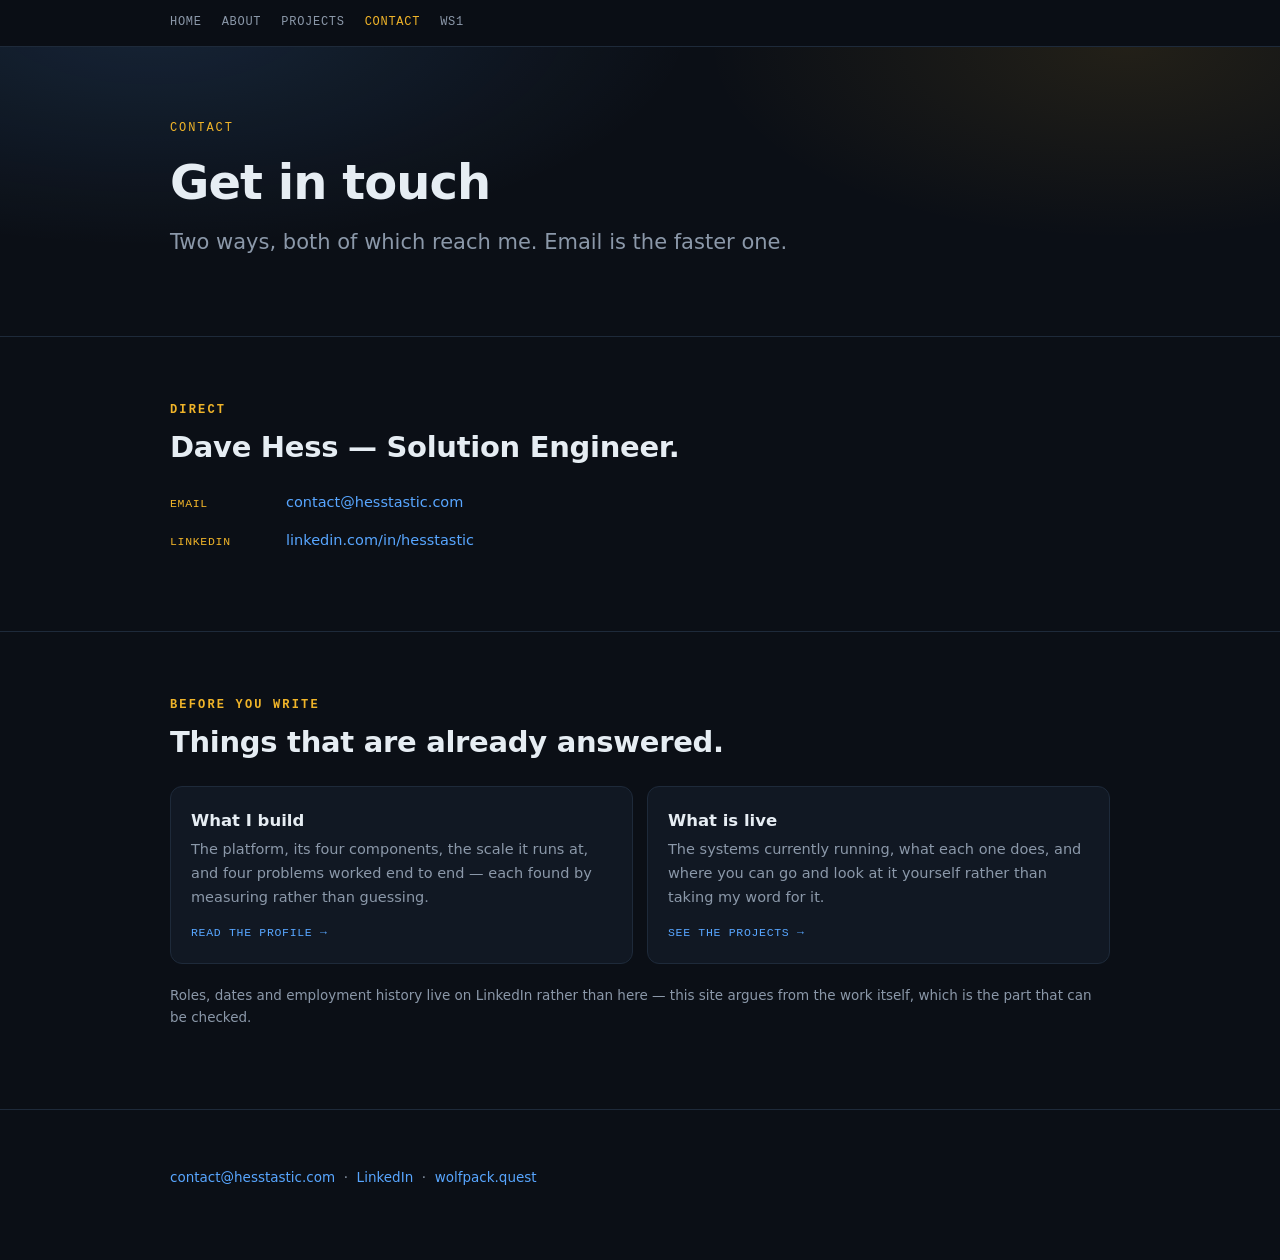
<file: contact.html>
<!doctype html>
<html lang="en">
<head>
<meta charset="utf-8">
<meta name="viewport" content="width=device-width, initial-scale=1">
<title>Contact — Dave Hess</title>
<meta name="description" content="Get in touch with Dave Hess — email or LinkedIn.">
<meta name="robots" content="index, follow">
<meta property="og:title" content="Contact — Dave Hess">
<meta property="og:description" content="Email or LinkedIn.">
<link rel="stylesheet" href="/style.css">
</head>
<body>

<nav class="site">
  <div class="wrap">
    <a href="/">Home</a>
    <a href="/about.html">About</a>
    <a href="/projects.html">Projects</a>
    <a href="/contact.html" class="here">Contact</a>
    <a href="/ws1home.html">WS1</a>
  </div>
</nav>

<header style="padding:72px 0 48px">
  <div class="wrap">
    <div class="eyebrow rv">Contact</div>
    <h1 class="rv" style="font-size:clamp(30px,5.4vw,48px)">Get in touch</h1>
    <p class="lede rv">
      Two ways, both of which reach me. Email is the faster one.
    </p>
  </div>
</header>

<section>
  <div class="wrap">
    <h2 class="rv">Direct</h2>
    <div class="h2sub rv">Dave Hess — Solution Engineer.</div>
    <div class="rv">
      <div class="stackrow">
        <span class="k">Email</span>
        <span class="v"><a href="mailto:contact@hesstastic.com">contact@hesstastic.com</a></span>
      </div>
      <div class="stackrow">
        <span class="k">LinkedIn</span>
        <span class="v"><a href="https://www.linkedin.com/in/hesstastic/">linkedin.com/in/hesstastic</a></span>
      </div>
    </div>
  </div>
</section>

<section>
  <div class="wrap">
    <h2 class="rv">Before you write</h2>
    <div class="h2sub rv">Things that are already answered.</div>
    <div class="grid2">
      <a class="card rv" href="/about.html">
        <h3>What I build</h3>
        <p>
          The platform, its four components, the scale it runs at, and four problems worked end to
          end — each found by measuring rather than guessing.
        </p>
        <div class="go">Read the profile →</div>
      </a>
      <a class="card rv" href="/projects.html">
        <h3>What is live</h3>
        <p>
          The systems currently running, what each one does, and where you can go and look at it
          yourself rather than taking my word for it.
        </p>
        <div class="go">See the projects →</div>
      </a>
    </div>
    <p class="rv muted" style="margin-top:20px;font-size:13.5px">
      Roles, dates and employment history live on LinkedIn rather than here — this site argues from
      the work itself, which is the part that can be checked.
    </p>
  </div>
</section>

<footer>
  <div class="wrap">
    <a href="mailto:contact@hesstastic.com">contact@hesstastic.com</a> &nbsp;·&nbsp;
    <a href="https://www.linkedin.com/in/hesstastic/">LinkedIn</a> &nbsp;·&nbsp;
    <a href="https://wolfpack.quest/about">wolfpack.quest</a>
  </div>
</footer>

<script>
(function(){
  var reduce = window.matchMedia && window.matchMedia('(prefers-reduced-motion: reduce)').matches;
  var rv = Array.prototype.slice.call(document.querySelectorAll('.rv'));
  if (reduce || !('IntersectionObserver' in window)){
    rv.forEach(function(el){ el.classList.add('in'); });
    return;
  }
  var io = new IntersectionObserver(function(entries){
    entries.forEach(function(e){
      if (!e.isIntersecting) return;
      e.target.classList.add('in');
      io.unobserve(e.target);
    });
  }, { rootMargin: '0px 0px -10% 0px', threshold: 0.1 });
  rv.forEach(function(el, i){
    el.style.transitionDelay = Math.min(i % 5, 4) * 45 + 'ms';
    io.observe(el);
  });
})();
</script>
</body>
</html>
</file>
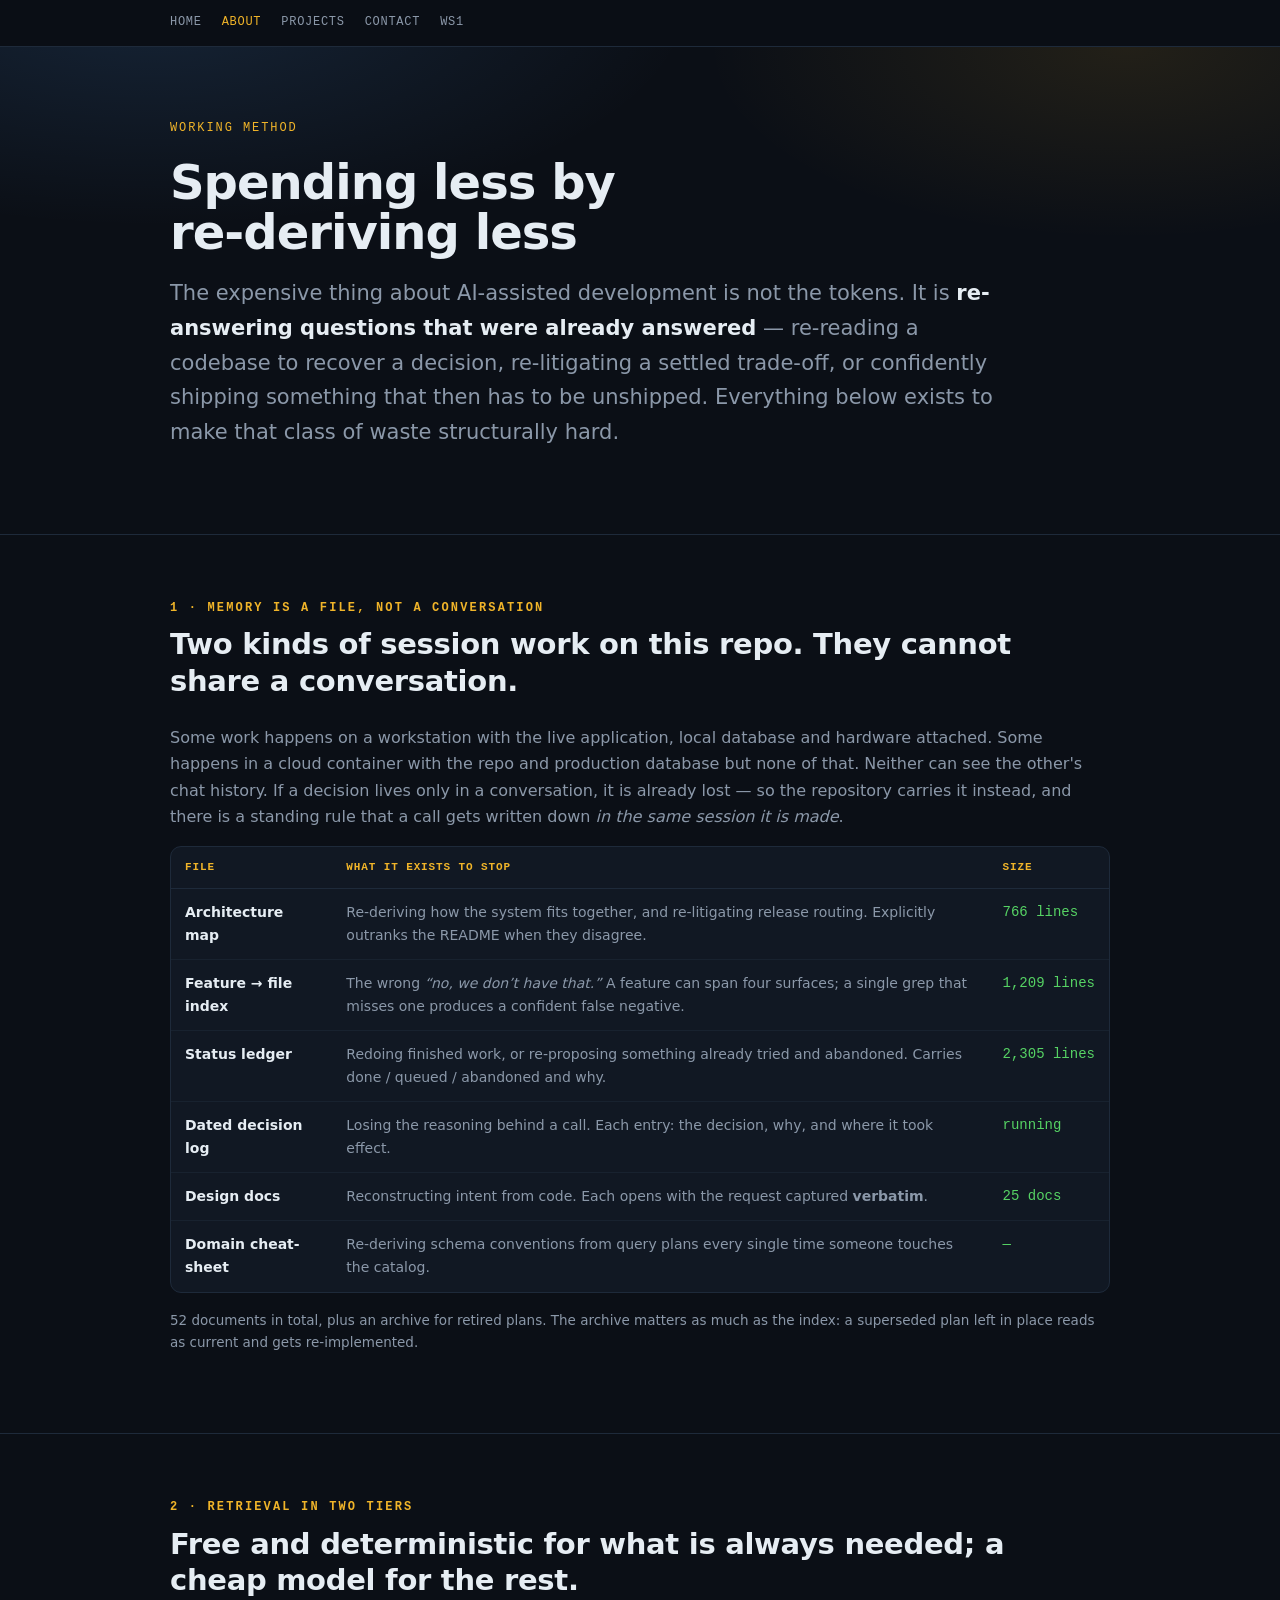
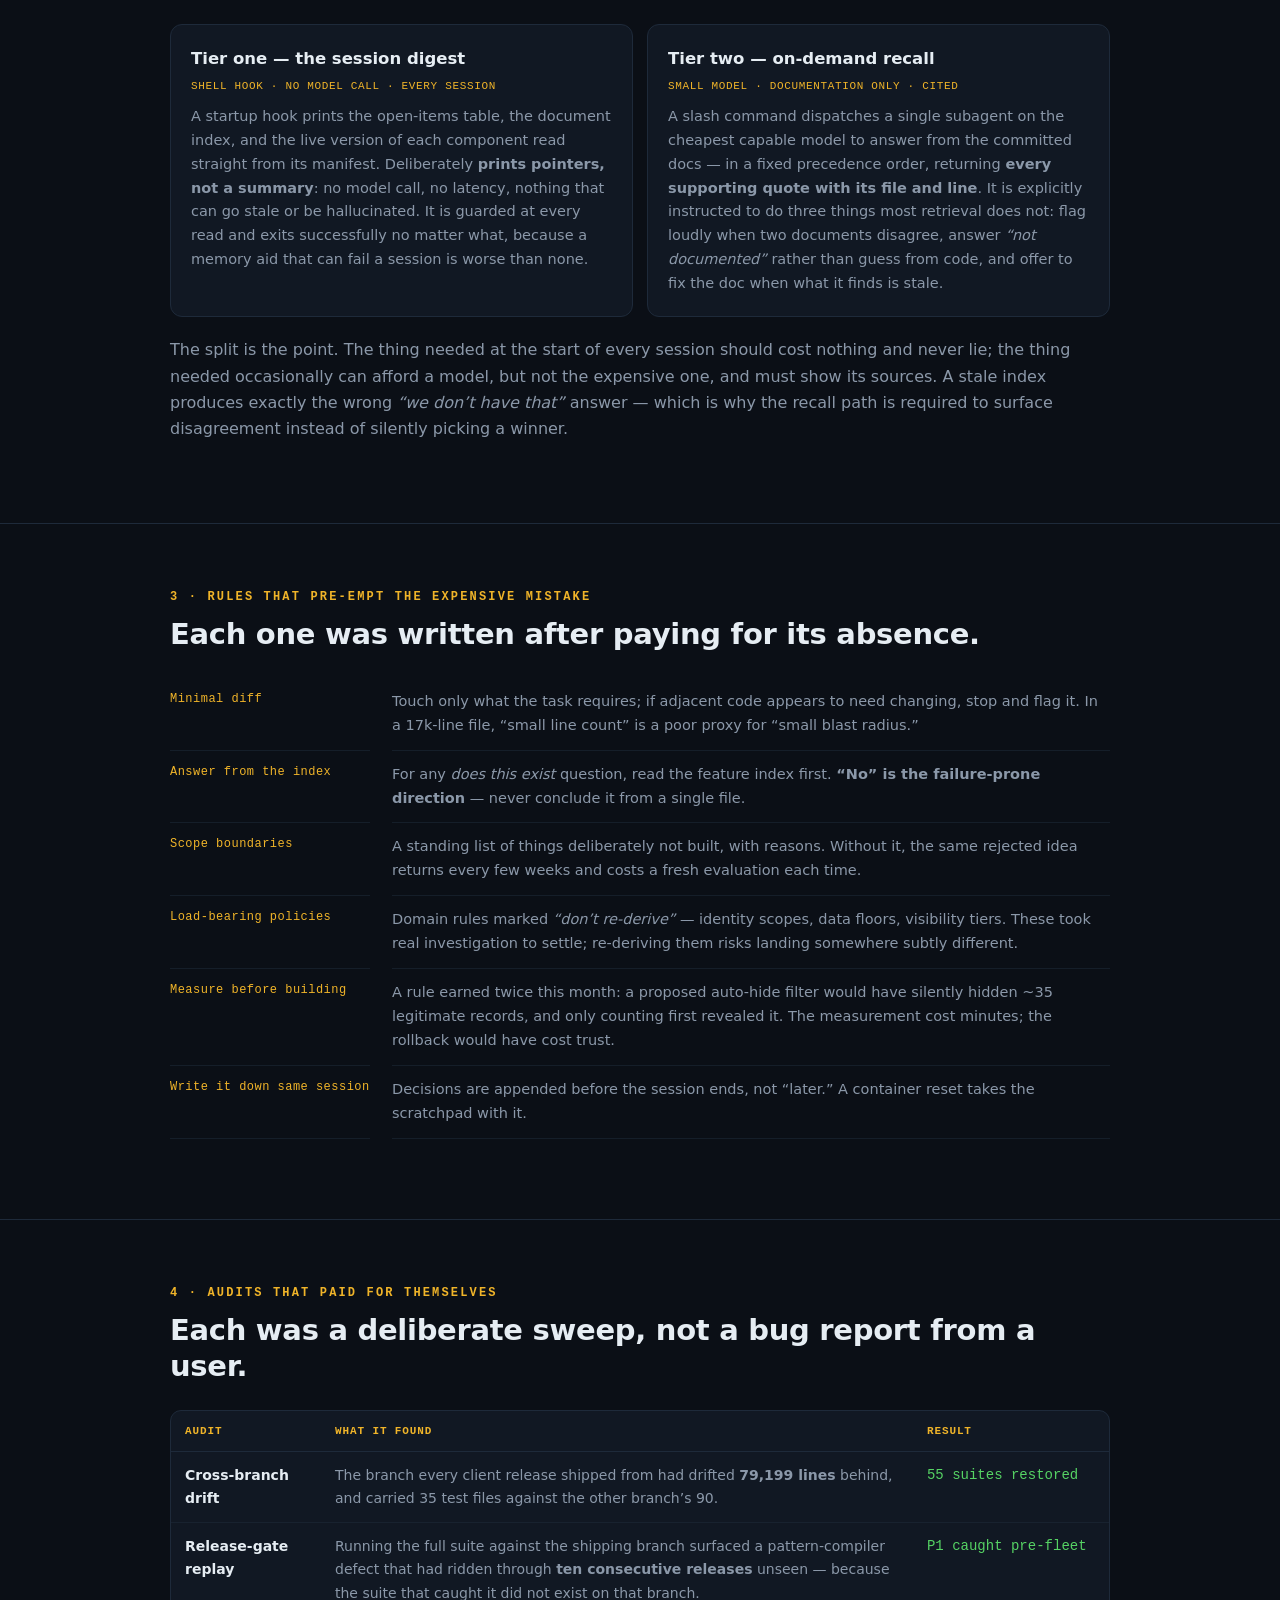
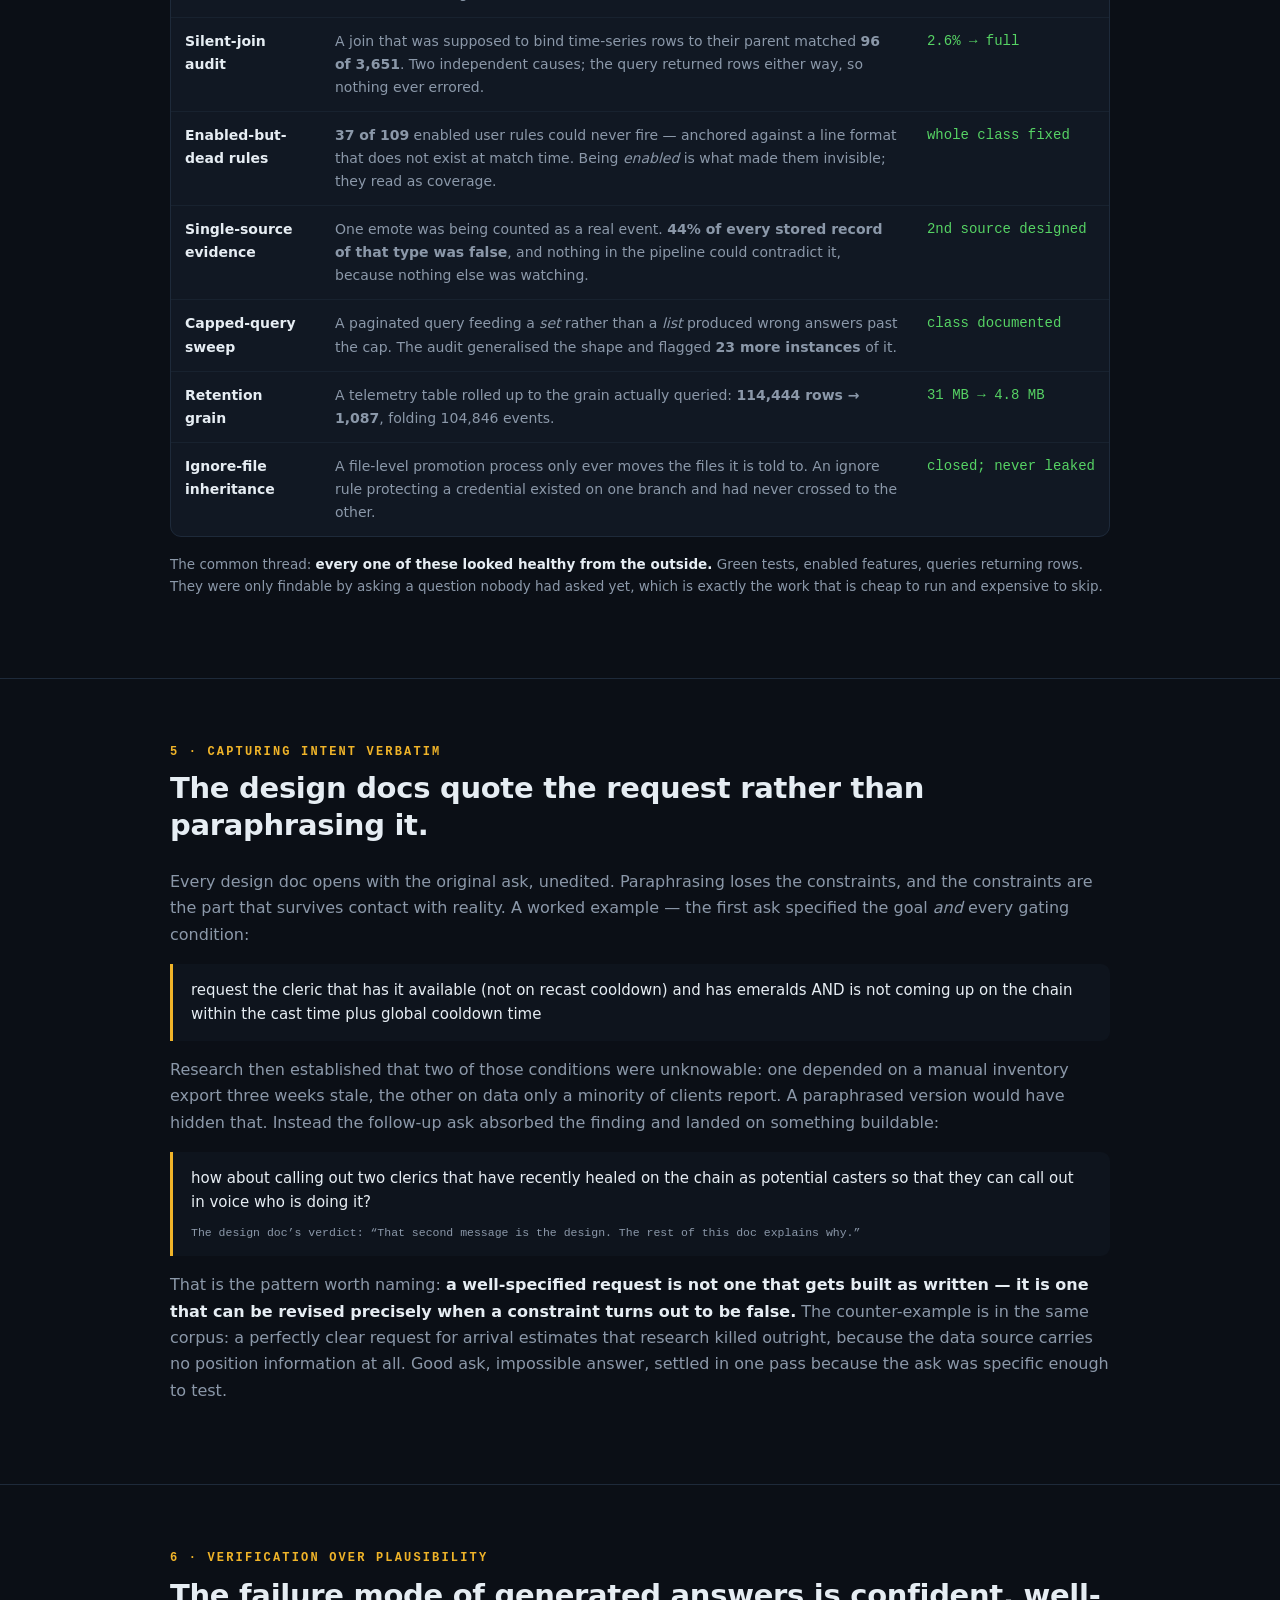
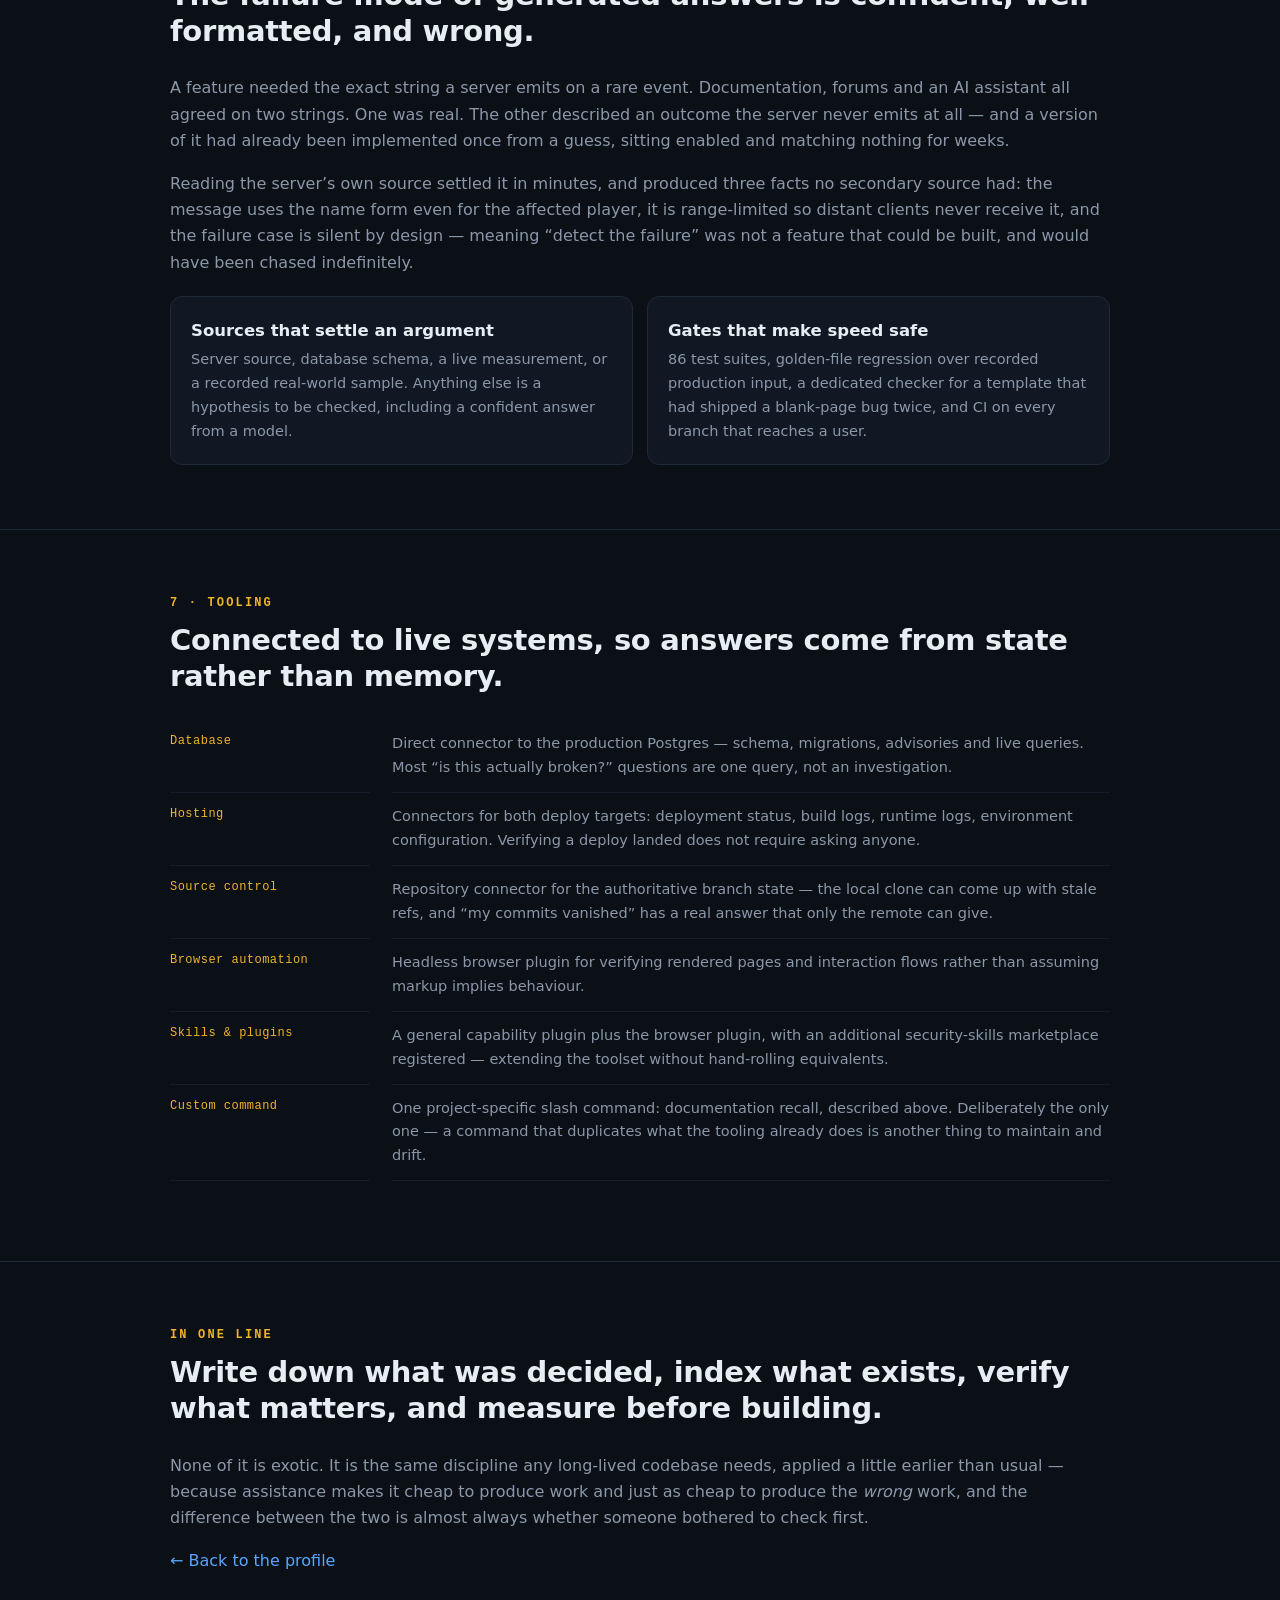
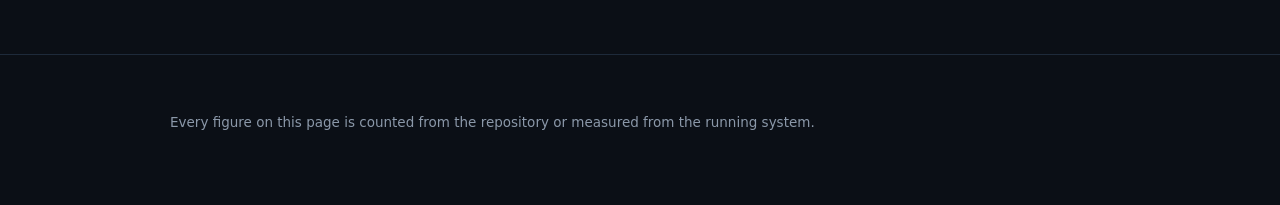
<file: method.html>
<!doctype html>
<html lang="en">
<head>
<meta charset="utf-8">
<meta name="viewport" content="width=device-width, initial-scale=1">
<title>Working method — Dave Hess</title>
<meta name="description" content="How a solo four-component platform is built with AI assistance: docs as durable memory, cheap deterministic retrieval, audits that paid for themselves, and verification over plausibility.">
<meta name="robots" content="index, follow">
<meta property="og:title" content="Working method — Dave Hess">
<meta property="og:description" content="Strategies for avoiding careless spend: memory as files, two-tier retrieval, rules that pre-empt rework, and the audits that paid off.">
<link rel="stylesheet" href="/style.css">
</head>
<body>

<nav class="site">
  <div class="wrap">
    <a href="/">Home</a>
    <a href="/about.html" class="here">About</a>
    <a href="/projects.html">Projects</a>
    <a href="/contact.html">Contact</a>
    <a href="/ws1home.html">WS1</a>
  </div>
</nav>

<header style="padding:72px 0 56px">
  <div class="wrap">
    <div class="eyebrow rv">Working method</div>
    <h1 class="rv" style="font-size:clamp(30px,5.4vw,48px)">Spending less by<br>re-deriving less</h1>
    <p class="lede rv">
      The expensive thing about AI-assisted development is not the tokens. It is
      <strong>re-answering questions that were already answered</strong> — re-reading a codebase to
      recover a decision, re-litigating a settled trade-off, or confidently shipping something that
      then has to be unshipped. Everything below exists to make that class of waste structurally
      hard.
    </p>
  </div>
</header>

<section>
  <div class="wrap">
    <h2 class="rv">1 · Memory is a file, not a conversation</h2>
    <div class="h2sub rv">Two kinds of session work on this repo. They cannot share a conversation.</div>
    <p class="rv muted">
      Some work happens on a workstation with the live application, local database and hardware
      attached. Some happens in a cloud container with the repo and production database but none of
      that. Neither can see the other's chat history. If a decision lives only in a conversation, it
      is already lost — so the repository carries it instead, and there is a standing rule that a
      call gets written down <em>in the same session it is made</em>.
    </p>
    <div class="tblwrap rv">
      <table class="tbl">
        <thead><tr><th>File</th><th>What it exists to stop</th><th>Size</th></tr></thead>
        <tbody>
          <tr>
            <td>Architecture map</td>
            <td>Re-deriving how the system fits together, and re-litigating release routing. Explicitly outranks the README when they disagree.</td>
            <td class="num">766 lines</td>
          </tr>
          <tr>
            <td>Feature → file index</td>
            <td>The wrong <em>“no, we don’t have that.”</em> A feature can span four surfaces; a single grep that misses one produces a confident false negative.</td>
            <td class="num">1,209 lines</td>
          </tr>
          <tr>
            <td>Status ledger</td>
            <td>Redoing finished work, or re-proposing something already tried and abandoned. Carries done / queued / abandoned and why.</td>
            <td class="num">2,305 lines</td>
          </tr>
          <tr>
            <td>Dated decision log</td>
            <td>Losing the reasoning behind a call. Each entry: the decision, why, and where it took effect.</td>
            <td class="num">running</td>
          </tr>
          <tr>
            <td>Design docs</td>
            <td>Reconstructing intent from code. Each opens with the request captured <strong>verbatim</strong>.</td>
            <td class="num">25 docs</td>
          </tr>
          <tr>
            <td>Domain cheat-sheet</td>
            <td>Re-deriving schema conventions from query plans every single time someone touches the catalog.</td>
            <td class="num">—</td>
          </tr>
        </tbody>
      </table>
    </div>
    <p class="rv muted" style="margin-top:16px;font-size:13.5px">
      52 documents in total, plus an archive for retired plans. The archive matters as much as the
      index: a superseded plan left in place reads as current and gets re-implemented.
    </p>
  </div>
</section>

<section>
  <div class="wrap">
    <h2 class="rv">2 · Retrieval in two tiers</h2>
    <div class="h2sub rv">Free and deterministic for what is always needed; a cheap model for the rest.</div>

    <div class="grid2">
      <div class="card rv">
        <h3>Tier one — the session digest</h3>
        <div class="role">Shell hook · no model call · every session</div>
        <p>
          A startup hook prints the open-items table, the document index, and the live version of
          each component read straight from its manifest. Deliberately <strong>prints pointers, not
          a summary</strong>: no model call, no latency, nothing that can go stale or be
          hallucinated. It is guarded at every read and exits successfully no matter what, because a
          memory aid that can fail a session is worse than none.
        </p>
      </div>
      <div class="card rv">
        <h3>Tier two — on-demand recall</h3>
        <div class="role">Small model · documentation only · cited</div>
        <p>
          A slash command dispatches a single subagent on the cheapest capable model to answer from
          the committed docs — in a fixed precedence order, returning <strong>every supporting quote
          with its file and line</strong>. It is explicitly instructed to do three things most
          retrieval does not: flag loudly when two documents disagree, answer
          <em>“not documented”</em> rather than guess from code, and offer to fix the doc when what
          it finds is stale.
        </p>
      </div>
    </div>

    <p class="rv muted" style="margin-top:20px">
      The split is the point. The thing needed at the start of every session should cost nothing and
      never lie; the thing needed occasionally can afford a model, but not the expensive one, and
      must show its sources. A stale index produces exactly the wrong
      <em>“we don’t have that”</em> answer — which is why the recall path is required to surface
      disagreement instead of silently picking a winner.
    </p>
  </div>
</section>

<section>
  <div class="wrap">
    <h2 class="rv">3 · Rules that pre-empt the expensive mistake</h2>
    <div class="h2sub rv">Each one was written after paying for its absence.</div>
    <dl class="deflist rv">
      <dt>Minimal diff</dt>
      <dd>Touch only what the task requires; if adjacent code appears to need changing, stop and flag it. In a 17k-line file, “small line count” is a poor proxy for “small blast radius.”</dd>

      <dt>Answer from the index</dt>
      <dd>For any <em>does this exist</em> question, read the feature index first. <strong>“No” is the failure-prone direction</strong> — never conclude it from a single file.</dd>

      <dt>Scope boundaries</dt>
      <dd>A standing list of things deliberately not built, with reasons. Without it, the same rejected idea returns every few weeks and costs a fresh evaluation each time.</dd>

      <dt>Load-bearing policies</dt>
      <dd>Domain rules marked <em>“don’t re-derive”</em> — identity scopes, data floors, visibility tiers. These took real investigation to settle; re-deriving them risks landing somewhere subtly different.</dd>

      <dt>Measure before building</dt>
      <dd>A rule earned twice this month: a proposed auto-hide filter would have silently hidden ~35 legitimate records, and only counting first revealed it. The measurement cost minutes; the rollback would have cost trust.</dd>

      <dt>Write it down same session</dt>
      <dd>Decisions are appended before the session ends, not “later.” A container reset takes the scratchpad with it.</dd>
    </dl>
  </div>
</section>

<section>
  <div class="wrap">
    <h2 class="rv">4 · Audits that paid for themselves</h2>
    <div class="h2sub rv">Each was a deliberate sweep, not a bug report from a user.</div>
    <div class="tblwrap rv">
      <table class="tbl">
        <thead><tr><th>Audit</th><th>What it found</th><th>Result</th></tr></thead>
        <tbody>
          <tr>
            <td>Cross-branch drift</td>
            <td>The branch every client release shipped from had drifted <strong>79,199 lines</strong> behind, and carried 35 test files against the other branch’s 90.</td>
            <td class="num">55 suites restored</td>
          </tr>
          <tr>
            <td>Release-gate replay</td>
            <td>Running the full suite against the shipping branch surfaced a pattern-compiler defect that had ridden through <strong>ten consecutive releases</strong> unseen — because the suite that caught it did not exist on that branch.</td>
            <td class="num">P1 caught pre-fleet</td>
          </tr>
          <tr>
            <td>Silent-join audit</td>
            <td>A join that was supposed to bind time-series rows to their parent matched <strong>96 of 3,651</strong>. Two independent causes; the query returned rows either way, so nothing ever errored.</td>
            <td class="num">2.6% → full</td>
          </tr>
          <tr>
            <td>Enabled-but-dead rules</td>
            <td><strong>37 of 109</strong> enabled user rules could never fire — anchored against a line format that does not exist at match time. Being <em>enabled</em> is what made them invisible; they read as coverage.</td>
            <td class="num">whole class fixed</td>
          </tr>
          <tr>
            <td>Single-source evidence</td>
            <td>One emote was being counted as a real event. <strong>44% of every stored record of that type was false</strong>, and nothing in the pipeline could contradict it, because nothing else was watching.</td>
            <td class="num">2nd source designed</td>
          </tr>
          <tr>
            <td>Capped-query sweep</td>
            <td>A paginated query feeding a <em>set</em> rather than a <em>list</em> produced wrong answers past the cap. The audit generalised the shape and flagged <strong>23 more instances</strong> of it.</td>
            <td class="num">class documented</td>
          </tr>
          <tr>
            <td>Retention grain</td>
            <td>A telemetry table rolled up to the grain actually queried: <strong>114,444 rows → 1,087</strong>, folding 104,846 events.</td>
            <td class="num">31 MB → 4.8 MB</td>
          </tr>
          <tr>
            <td>Ignore-file inheritance</td>
            <td>A file-level promotion process only ever moves the files it is told to. An ignore rule protecting a credential existed on one branch and had never crossed to the other.</td>
            <td class="num">closed; never leaked</td>
          </tr>
        </tbody>
      </table>
    </div>
    <p class="rv muted" style="margin-top:16px;font-size:13.5px">
      The common thread: <strong style="color:var(--text)">every one of these looked healthy from
      the outside.</strong> Green tests, enabled features, queries returning rows. They were only
      findable by asking a question nobody had asked yet, which is exactly the work that is cheap to
      run and expensive to skip.
    </p>
  </div>
</section>

<section>
  <div class="wrap">
    <h2 class="rv">5 · Capturing intent verbatim</h2>
    <div class="h2sub rv">The design docs quote the request rather than paraphrasing it.</div>
    <p class="rv muted">
      Every design doc opens with the original ask, unedited. Paraphrasing loses the constraints,
      and the constraints are the part that survives contact with reality. A worked example — the
      first ask specified the goal <em>and</em> every gating condition:
    </p>
    <blockquote class="pq rv">
      request the cleric that has it available (not on recast cooldown) and has emeralds AND is not
      coming up on the chain within the cast time plus global cooldown time
    </blockquote>
    <p class="rv muted">
      Research then established that two of those conditions were unknowable: one depended on a
      manual inventory export three weeks stale, the other on data only a minority of clients
      report. A paraphrased version would have hidden that. Instead the follow-up ask absorbed the
      finding and landed on something buildable:
    </p>
    <blockquote class="pq rv">
      how about calling out two clerics that have recently healed on the chain as potential casters
      so that they can call out in voice who is doing it?
      <cite>The design doc’s verdict: “That second message is the design. The rest of this doc explains why.”</cite>
    </blockquote>
    <p class="rv muted">
      That is the pattern worth naming: <strong style="color:var(--text)">a well-specified request
      is not one that gets built as written — it is one that can be revised precisely when a
      constraint turns out to be false.</strong> The counter-example is in the same corpus: a
      perfectly clear request for arrival estimates that research killed outright, because the data
      source carries no position information at all. Good ask, impossible answer, settled in one
      pass because the ask was specific enough to test.
    </p>
  </div>
</section>

<section>
  <div class="wrap">
    <h2 class="rv">6 · Verification over plausibility</h2>
    <div class="h2sub rv">The failure mode of generated answers is confident, well-formatted, and wrong.</div>
    <p class="rv muted">
      A feature needed the exact string a server emits on a rare event. Documentation, forums and an
      AI assistant all agreed on two strings. One was real. The other described an outcome the
      server never emits at all — and a version of it had already been implemented once from a
      guess, sitting enabled and matching nothing for weeks.
    </p>
    <p class="rv muted">
      Reading the server’s own source settled it in minutes, and produced three facts no secondary
      source had: the message uses the name form even for the affected player, it is range-limited
      so distant clients never receive it, and the failure case is silent by design — meaning
      “detect the failure” was not a feature that could be built, and would have been chased
      indefinitely.
    </p>
    <div class="grid2" style="margin-top:20px">
      <div class="card rv">
        <h3>Sources that settle an argument</h3>
        <p>Server source, database schema, a live measurement, or a recorded real-world sample. Anything else is a hypothesis to be checked, including a confident answer from a model.</p>
      </div>
      <div class="card rv">
        <h3>Gates that make speed safe</h3>
        <p>86 test suites, golden-file regression over recorded production input, a dedicated checker for a template that had shipped a blank-page bug twice, and CI on every branch that reaches a user.</p>
      </div>
    </div>
  </div>
</section>

<section>
  <div class="wrap">
    <h2 class="rv">7 · Tooling</h2>
    <div class="h2sub rv">Connected to live systems, so answers come from state rather than memory.</div>
    <dl class="deflist rv">
      <dt>Database</dt>
      <dd>Direct connector to the production Postgres — schema, migrations, advisories and live queries. Most “is this actually broken?” questions are one query, not an investigation.</dd>

      <dt>Hosting</dt>
      <dd>Connectors for both deploy targets: deployment status, build logs, runtime logs, environment configuration. Verifying a deploy landed does not require asking anyone.</dd>

      <dt>Source control</dt>
      <dd>Repository connector for the authoritative branch state — the local clone can come up with stale refs, and “my commits vanished” has a real answer that only the remote can give.</dd>

      <dt>Browser automation</dt>
      <dd>Headless browser plugin for verifying rendered pages and interaction flows rather than assuming markup implies behaviour.</dd>

      <dt>Skills &amp; plugins</dt>
      <dd>A general capability plugin plus the browser plugin, with an additional security-skills marketplace registered — extending the toolset without hand-rolling equivalents.</dd>

      <dt>Custom command</dt>
      <dd>One project-specific slash command: documentation recall, described above. Deliberately the only one — a command that duplicates what the tooling already does is another thing to maintain and drift.</dd>
    </dl>
  </div>
</section>

<section>
  <div class="wrap">
    <h2 class="rv">In one line</h2>
    <div class="h2sub rv">Write down what was decided, index what exists, verify what matters, and measure before building.</div>
    <p class="rv muted">
      None of it is exotic. It is the same discipline any long-lived codebase needs, applied a
      little earlier than usual — because assistance makes it cheap to produce work and just as
      cheap to produce the <em>wrong</em> work, and the difference between the two is almost always
      whether someone bothered to check first.
    </p>
    <p class="rv muted">
      <a href="/about.html">← Back to the profile</a>
    </p>
  </div>
</section>

<footer>
  <div class="wrap">
    Every figure on this page is counted from the repository or measured from the running system.
  </div>
</footer>

<script>
(function(){
  var reduce = window.matchMedia && window.matchMedia('(prefers-reduced-motion: reduce)').matches;
  var rv = Array.prototype.slice.call(document.querySelectorAll('.rv'));
  if (reduce || !('IntersectionObserver' in window)){
    rv.forEach(function(el){ el.classList.add('in'); });
    return;
  }
  var io = new IntersectionObserver(function(entries){
    entries.forEach(function(e){
      if (!e.isIntersecting) return;
      e.target.classList.add('in');
      io.unobserve(e.target);
    });
  }, { rootMargin: '0px 0px -10% 0px', threshold: 0.1 });
  rv.forEach(function(el, i){
    el.style.transitionDelay = Math.min(i % 5, 4) * 45 + 'ms';
    io.observe(el);
  });
})();
</script>
</body>
</html>
</file>
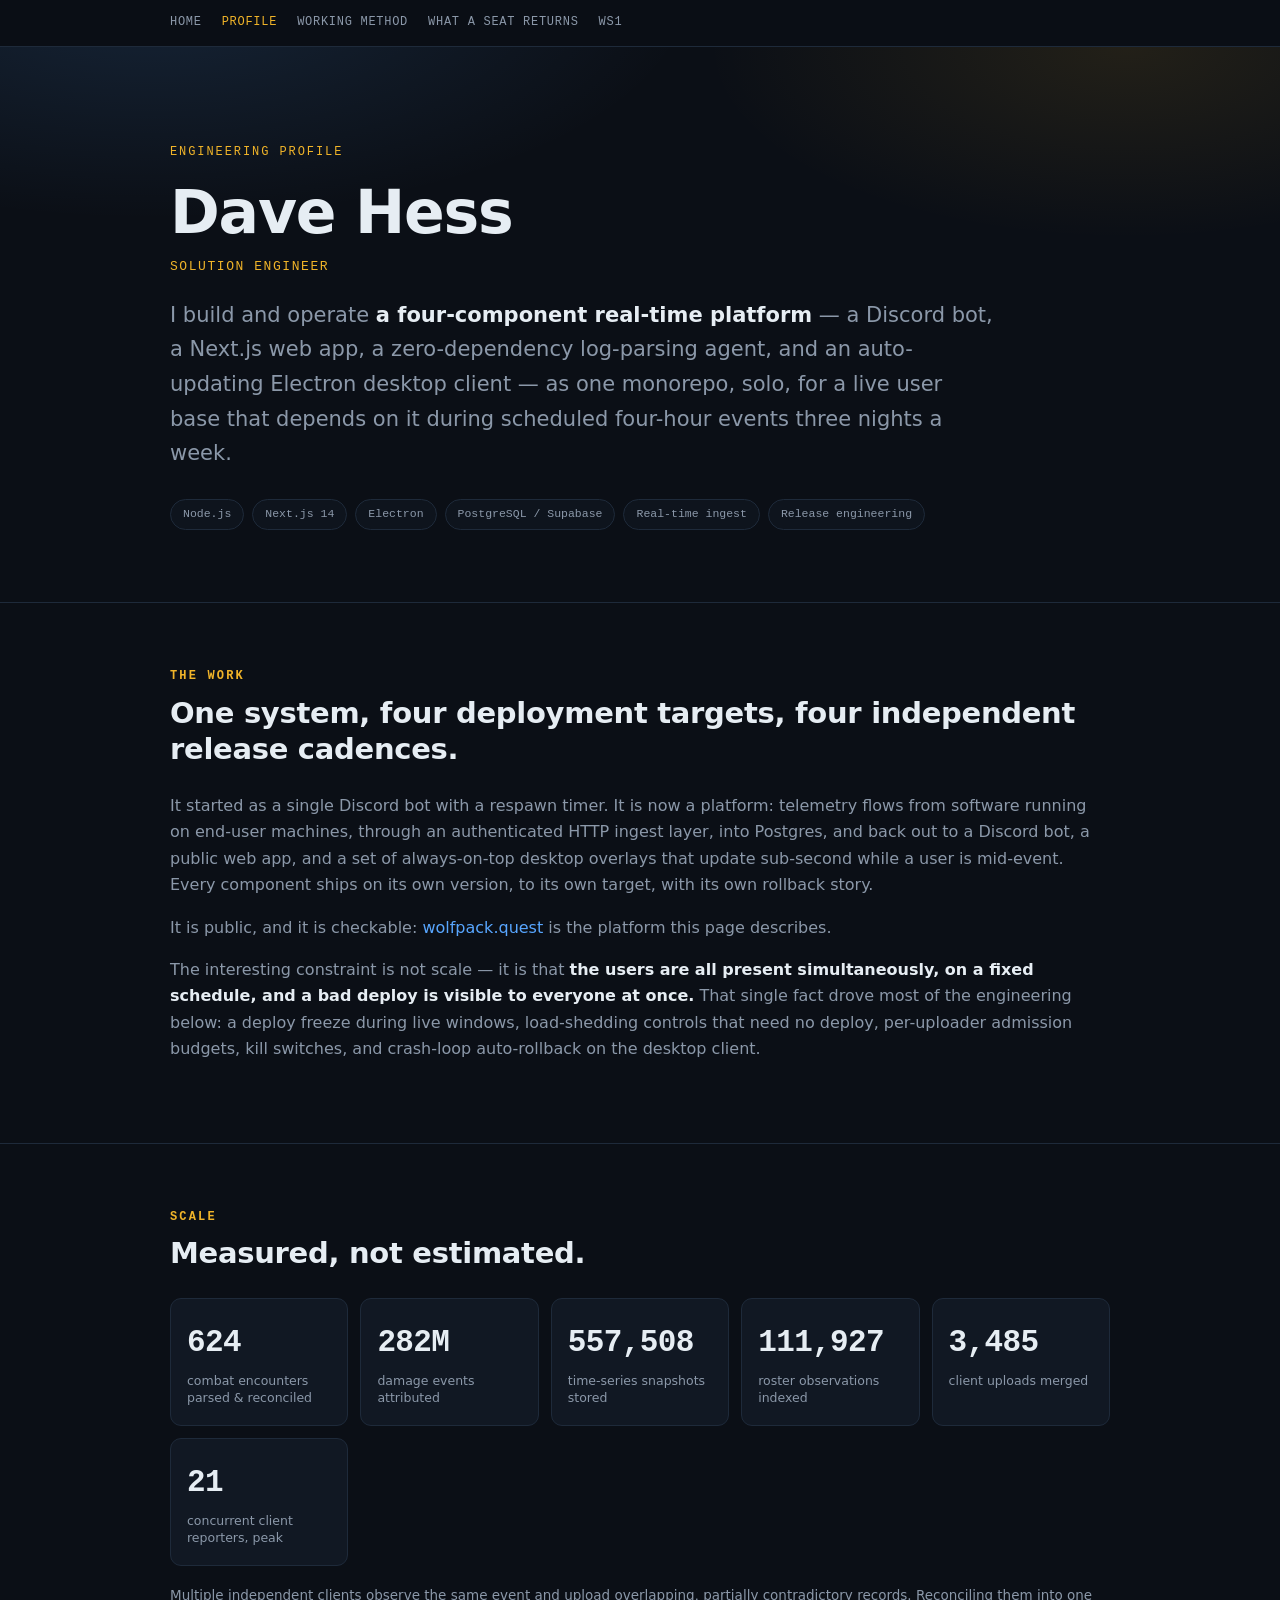
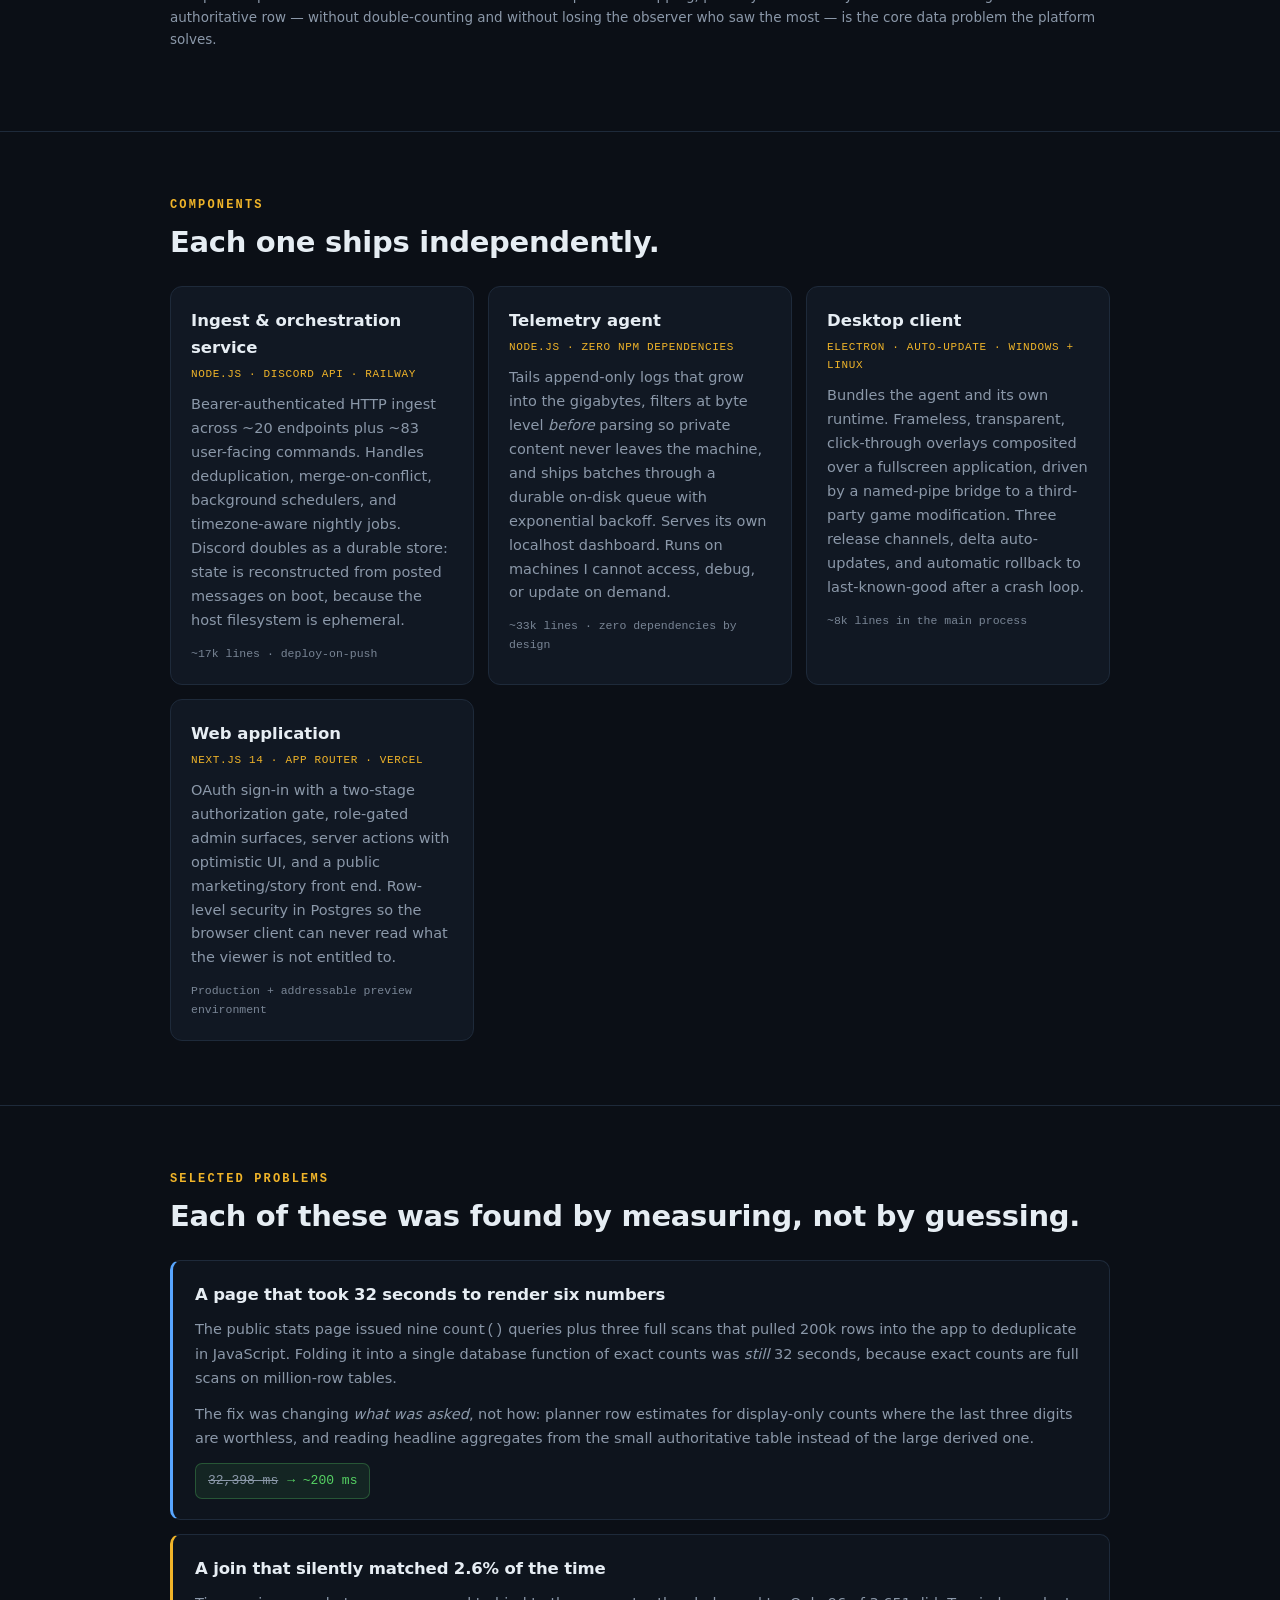
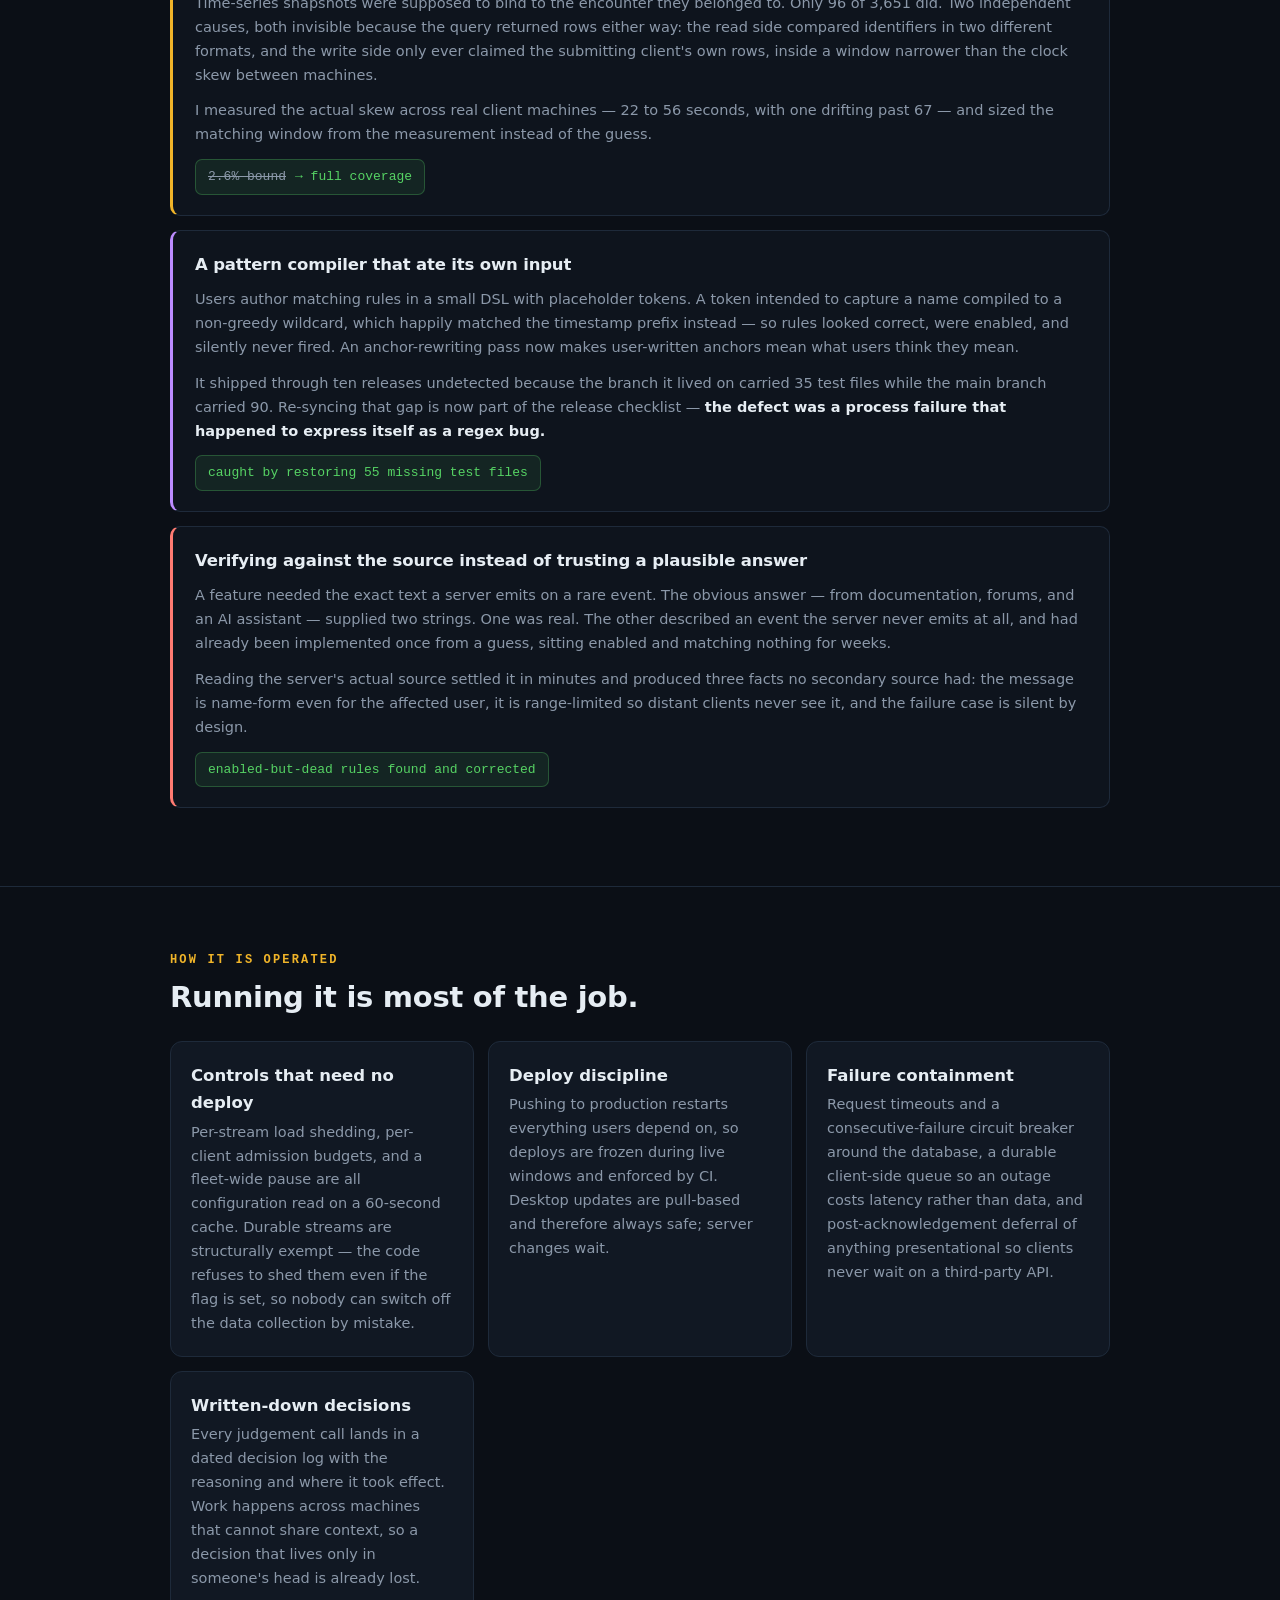
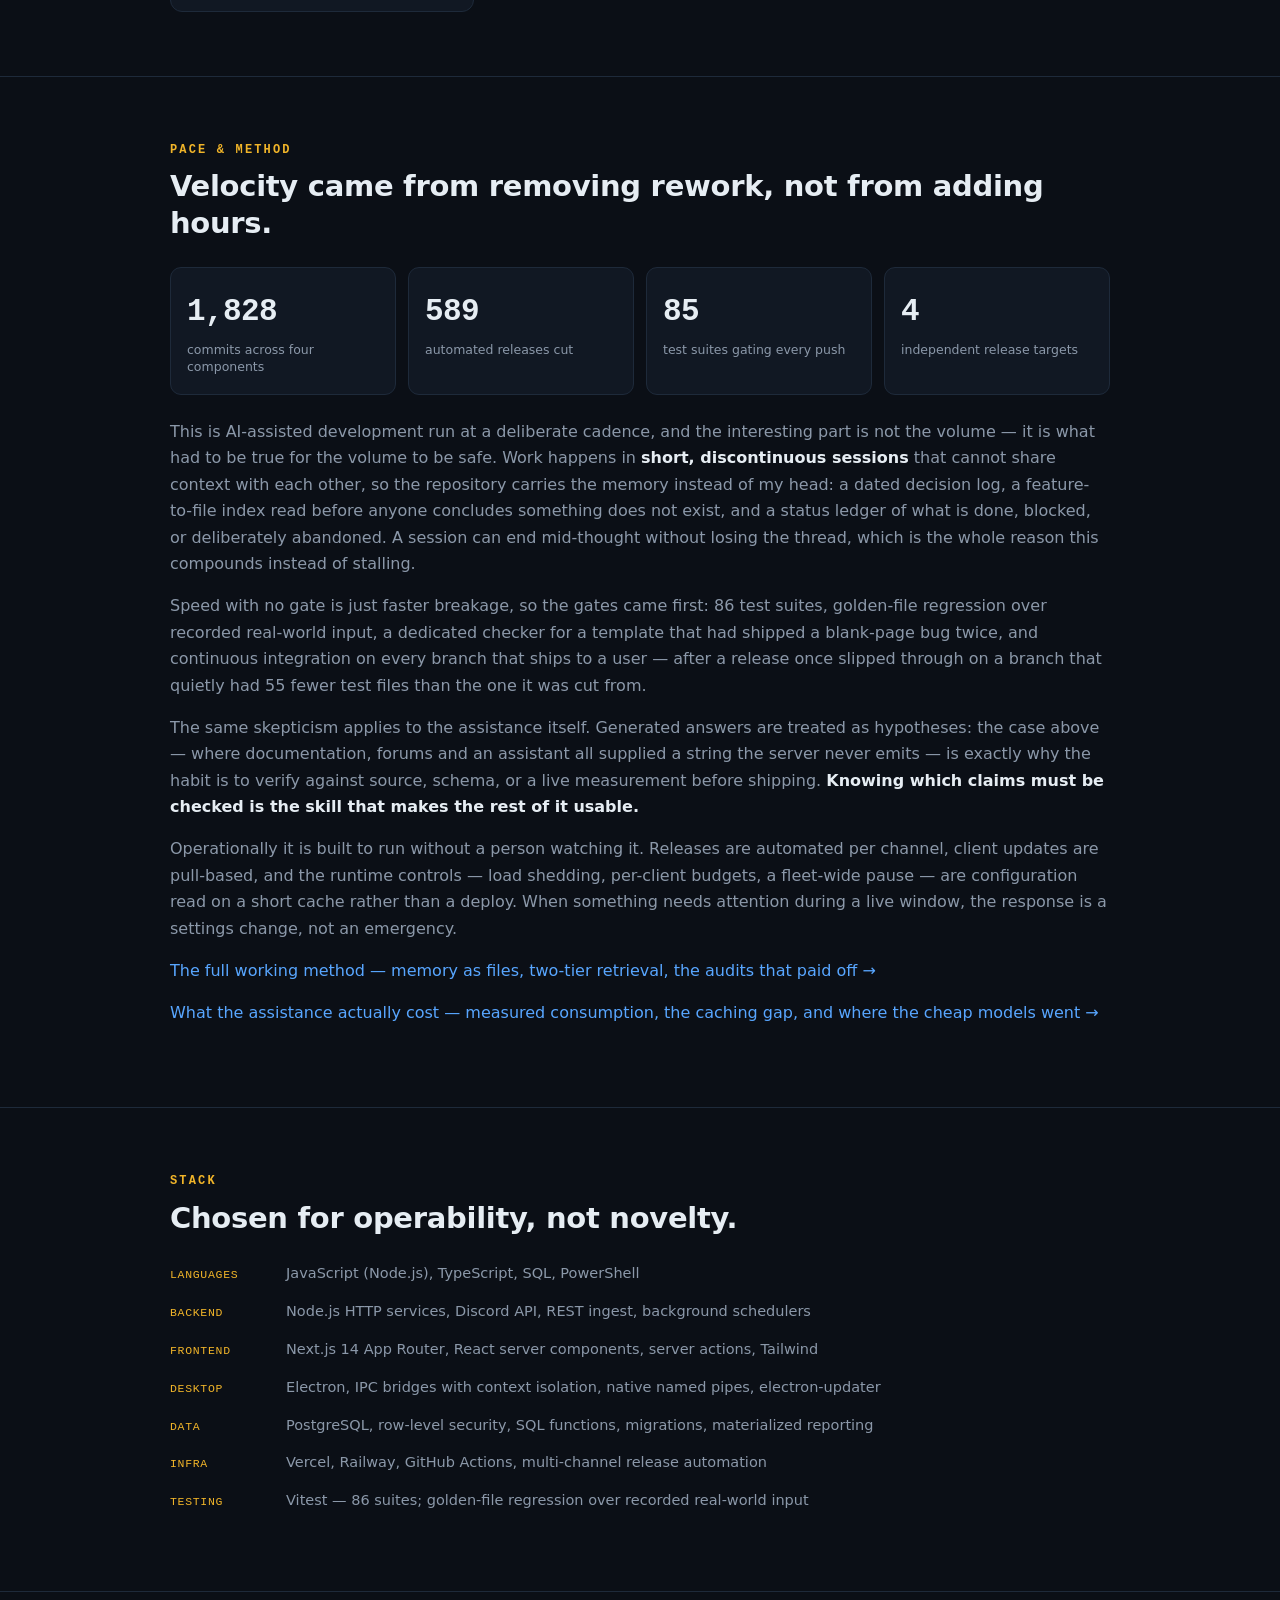
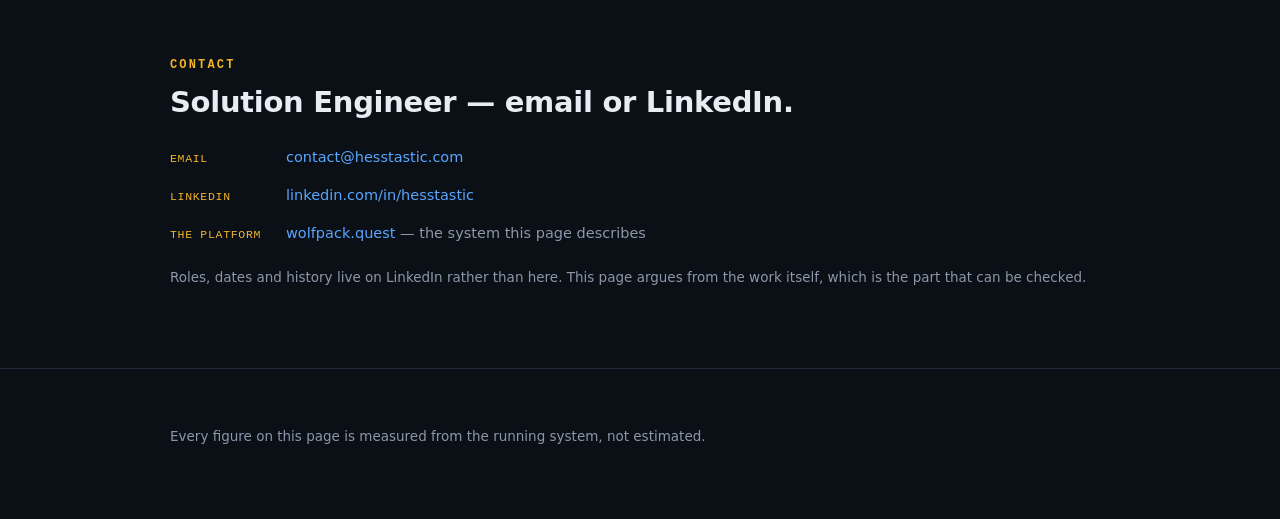
<file: profile.html>
<!doctype html>
<html lang="en">
<head>
<meta charset="utf-8">
<meta name="viewport" content="width=device-width, initial-scale=1">
<title>Dave Hess — Engineering Profile</title>
<meta name="description" content="A four-component real-time platform built solo: Discord bot, Next.js web app, zero-dependency log agent, and an auto-updating Electron desktop client.">
<meta name="robots" content="index, follow">
<meta property="og:title" content="Dave Hess — Engineering Profile">
<meta property="og:description" content="Four independently-versioned components, one monorepo, ~58k lines. Built and operated solo for a live user base.">
<meta property="og:type" content="profile">
<link rel="stylesheet" href="/style.css">
</head>
<body>

<nav class="site">
  <div class="wrap">
    <a href="/">Home</a>
    <a href="/profile.html" class="here">Profile</a>
    <a href="/method.html">Working method</a>
    <a href="/business-case.html">What a seat returns</a>
    <a href="/ws1home.html">WS1</a>
  </div>
</nav>

<header>
  <div class="wrap">
    <div class="eyebrow rv">Engineering profile</div>
    <h1 class="rv">Dave&nbsp;Hess</h1>
    <div class="jobtitle rv">Solution Engineer</div>
    <p class="lede rv">
      I build and operate <strong>a four-component real-time platform</strong> — a Discord bot, a
      Next.js web app, a zero-dependency log-parsing agent, and an auto-updating Electron desktop
      client — as one monorepo, solo, for a live user base that depends on it during scheduled
      four-hour events three nights a week.
    </p>
    <div class="chips rv">
      <span class="chip">Node.js</span>
      <span class="chip">Next.js 14</span>
      <span class="chip">Electron</span>
      <span class="chip">PostgreSQL / Supabase</span>
      <span class="chip">Real-time ingest</span>
      <span class="chip">Release engineering</span>
    </div>
  </div>
</header>

<section>
  <div class="wrap">
    <h2 class="rv">The work</h2>
    <div class="h2sub rv">One system, four deployment targets, four independent release cadences.</div>
    <p class="rv muted">
      It started as a single Discord bot with a respawn timer. It is now a platform: telemetry
      flows from software running on end-user machines, through an authenticated HTTP ingest layer,
      into Postgres, and back out to a Discord bot, a public web app, and a set of always-on-top
      desktop overlays that update sub-second while a user is mid-event. Every component ships on
      its own version, to its own target, with its own rollback story.
    </p>
    <p class="rv muted">
      It is public, and it is checkable:
      <a href="https://wolfpack.quest/about">wolfpack.quest</a> is the platform this page describes.
    </p>
    <p class="rv muted">
      The interesting constraint is not scale — it is that <strong style="color:var(--text)">the
      users are all present simultaneously, on a fixed schedule, and a bad deploy is visible to
      everyone at once.</strong> That single fact drove most of the engineering below: a deploy
      freeze during live windows, load-shedding controls that need no deploy, per-uploader
      admission budgets, kill switches, and crash-loop auto-rollback on the desktop client.
    </p>
  </div>
</section>

<section>
  <div class="wrap">
    <h2 class="rv">Scale</h2>
    <div class="h2sub rv">Measured, not estimated.</div>
    <div class="stats">
      <div class="stat rv"><div class="n" data-count="624">0</div><div class="l">combat encounters parsed &amp; reconciled</div></div>
      <div class="stat rv"><div class="n" data-count="282" data-suffix="M">0</div><div class="l">damage events attributed</div></div>
      <div class="stat rv"><div class="n" data-count="557508">0</div><div class="l">time-series snapshots stored</div></div>
      <div class="stat rv"><div class="n" data-count="111927">0</div><div class="l">roster observations indexed</div></div>
      <div class="stat rv"><div class="n" data-count="3485">0</div><div class="l">client uploads merged</div></div>
      <div class="stat rv"><div class="n" data-count="21">0</div><div class="l">concurrent client reporters, peak</div></div>
    </div>
    <p class="rv muted" style="margin-top:18px;font-size:13.5px">
      Multiple independent clients observe the same event and upload overlapping, partially
      contradictory records. Reconciling them into one authoritative row — without double-counting
      and without losing the observer who saw the most — is the core data problem the platform
      solves.
    </p>
  </div>
</section>

<section>
  <div class="wrap">
    <h2 class="rv">Components</h2>
    <div class="h2sub rv">Each one ships independently.</div>
    <div class="grid2">
      <div class="card rv">
        <h3>Ingest &amp; orchestration service</h3>
        <div class="role">Node.js · Discord API · Railway</div>
        <p>
          Bearer-authenticated HTTP ingest across ~20 endpoints plus ~83 user-facing commands.
          Handles deduplication, merge-on-conflict, background schedulers, and timezone-aware
          nightly jobs. Discord doubles as a durable store: state is reconstructed from posted
          messages on boot, because the host filesystem is ephemeral.
        </p>
        <div class="meta">~17k lines · deploy-on-push</div>
      </div>
      <div class="card rv">
        <h3>Telemetry agent</h3>
        <div class="role">Node.js · zero npm dependencies</div>
        <p>
          Tails append-only logs that grow into the gigabytes, filters at byte level <em>before</em>
          parsing so private content never leaves the machine, and ships batches through a durable
          on-disk queue with exponential backoff. Serves its own localhost dashboard. Runs on
          machines I cannot access, debug, or update on demand.
        </p>
        <div class="meta">~33k lines · zero dependencies by design</div>
      </div>
      <div class="card rv">
        <h3>Desktop client</h3>
        <div class="role">Electron · auto-update · Windows + Linux</div>
        <p>
          Bundles the agent and its own runtime. Frameless, transparent, click-through overlays
          composited over a fullscreen application, driven by a named-pipe bridge to a third-party
          game modification. Three release channels, delta auto-updates, and automatic rollback to
          last-known-good after a crash loop.
        </p>
        <div class="meta">~8k lines in the main process</div>
      </div>
      <div class="card rv">
        <h3>Web application</h3>
        <div class="role">Next.js 14 · App Router · Vercel</div>
        <p>
          OAuth sign-in with a two-stage authorization gate, role-gated admin surfaces, server
          actions with optimistic UI, and a public marketing/story front end. Row-level security in
          Postgres so the browser client can never read what the viewer is not entitled to.
        </p>
        <div class="meta">Production + addressable preview environment</div>
      </div>
    </div>
  </div>
</section>

<section>
  <div class="wrap">
    <h2 class="rv">Selected problems</h2>
    <div class="h2sub rv">Each of these was found by measuring, not by guessing.</div>

    <div class="case rv">
      <h3>A page that took 32 seconds to render six numbers</h3>
      <p>
        The public stats page issued nine <code>count()</code> queries plus three full scans that
        pulled 200k rows into the app to deduplicate in JavaScript. Folding it into a single
        database function of exact counts was <em>still</em> 32 seconds, because exact counts are
        full scans on million-row tables.
      </p>
      <p>
        The fix was changing <em>what was asked</em>, not how: planner row estimates for
        display-only counts where the last three digits are worthless, and reading headline
        aggregates from the small authoritative table instead of the large derived one.
      </p>
      <div class="result"><span class="was">32,398 ms</span> <span>→ ~200 ms</span></div>
    </div>

    <div class="case amber rv">
      <h3>A join that silently matched 2.6% of the time</h3>
      <p>
        Time-series snapshots were supposed to bind to the encounter they belonged to. Only 96 of
        3,651 did. Two independent causes, both invisible because the query returned rows either
        way: the read side compared identifiers in two different formats, and the write side only
        ever claimed the submitting client's own rows, inside a window narrower than the clock skew
        between machines.
      </p>
      <p>
        I measured the actual skew across real client machines — 22 to 56 seconds, with one drifting
        past 67 — and sized the matching window from the measurement instead of the guess.
      </p>
      <div class="result"><span class="was">2.6% bound</span> <span>→ full coverage</span></div>
    </div>

    <div class="case purple rv">
      <h3>A pattern compiler that ate its own input</h3>
      <p>
        Users author matching rules in a small DSL with placeholder tokens. A token intended to
        capture a name compiled to a non-greedy wildcard, which happily matched the timestamp
        prefix instead — so rules looked correct, were enabled, and silently never fired. An
        anchor-rewriting pass now makes user-written anchors mean what users think they mean.
      </p>
      <p>
        It shipped through ten releases undetected because the branch it lived on carried 35 test
        files while the main branch carried 90. Re-syncing that gap is now part of the release
        checklist — <strong style="color:var(--text)">the defect was a process failure that happened
        to express itself as a regex bug.</strong>
      </p>
      <div class="result"><span>caught by restoring 55 missing test files</span></div>
    </div>

    <div class="case red rv">
      <h3>Verifying against the source instead of trusting a plausible answer</h3>
      <p>
        A feature needed the exact text a server emits on a rare event. The obvious answer — from
        documentation, forums, and an AI assistant — supplied two strings. One was real. The other
        described an event the server never emits at all, and had already been implemented once
        from a guess, sitting enabled and matching nothing for weeks.
      </p>
      <p>
        Reading the server's actual source settled it in minutes and produced three facts no
        secondary source had: the message is name-form even for the affected user, it is
        range-limited so distant clients never see it, and the failure case is silent by design.
      </p>
      <div class="result"><span>enabled-but-dead rules found and corrected</span></div>
    </div>
  </div>
</section>

<section>
  <div class="wrap">
    <h2 class="rv">How it is operated</h2>
    <div class="h2sub rv">Running it is most of the job.</div>
    <div class="grid2">
      <div class="card rv">
        <h3>Controls that need no deploy</h3>
        <p>
          Per-stream load shedding, per-client admission budgets, and a fleet-wide pause are all
          configuration read on a 60-second cache. Durable streams are structurally exempt — the
          code refuses to shed them even if the flag is set, so nobody can switch off the data
          collection by mistake.
        </p>
      </div>
      <div class="card rv">
        <h3>Deploy discipline</h3>
        <p>
          Pushing to production restarts everything users depend on, so deploys are frozen during
          live windows and enforced by CI. Desktop updates are pull-based and therefore always
          safe; server changes wait.
        </p>
      </div>
      <div class="card rv">
        <h3>Failure containment</h3>
        <p>
          Request timeouts and a consecutive-failure circuit breaker around the database, a durable
          client-side queue so an outage costs latency rather than data, and post-acknowledgement
          deferral of anything presentational so clients never wait on a third-party API.
        </p>
      </div>
      <div class="card rv">
        <h3>Written-down decisions</h3>
        <p>
          Every judgement call lands in a dated decision log with the reasoning and where it took
          effect. Work happens across machines that cannot share context, so a decision that lives
          only in someone's head is already lost.
        </p>
      </div>
    </div>
  </div>
</section>

<section>
  <div class="wrap">
    <h2 class="rv">Pace &amp; method</h2>
    <div class="h2sub rv">Velocity came from removing rework, not from adding hours.</div>
    <div class="stats">
      <div class="stat rv"><div class="n" data-count="1851">0</div><div class="l">commits across four components</div></div>
      <div class="stat rv"><div class="n" data-count="596">0</div><div class="l">automated releases cut</div></div>
      <div class="stat rv"><div class="n" data-count="86">0</div><div class="l">test suites gating every push</div></div>
      <div class="stat rv"><div class="n" data-count="4">0</div><div class="l">independent release targets</div></div>
    </div>

    <p class="rv muted" style="margin-top:24px">
      This is AI-assisted development run at a deliberate cadence, and the interesting part is not
      the volume — it is what had to be true for the volume to be safe. Work happens in
      <strong style="color:var(--text)">short, discontinuous sessions</strong> that cannot share
      context with each other, so the repository carries the memory instead of my head: a dated
      decision log, a feature-to-file index read before anyone concludes something does not exist,
      and a status ledger of what is done, blocked, or deliberately abandoned. A session can end
      mid-thought without losing the thread, which is the whole reason this compounds instead of
      stalling.
    </p>
    <p class="rv muted">
      Speed with no gate is just faster breakage, so the gates came first: 86 test suites,
      golden-file regression over recorded real-world input, a dedicated checker for a template
      that had shipped a blank-page bug twice, and continuous integration on every branch that
      ships to a user — after a release once slipped through on a branch that quietly had 55 fewer
      test files than the one it was cut from.
    </p>
    <p class="rv muted">
      The same skepticism applies to the assistance itself. Generated answers are treated as
      hypotheses: the case above — where documentation, forums and an assistant all supplied a
      string the server never emits — is exactly why the habit is to verify against source,
      schema, or a live measurement before shipping. <strong style="color:var(--text)">Knowing
      which claims must be checked is the skill that makes the rest of it usable.</strong>
    </p>
    <p class="rv muted">
      Operationally it is built to run without a person watching it. Releases are automated per
      channel, client updates are pull-based, and the runtime controls — load shedding, per-client
      budgets, a fleet-wide pause — are configuration read on a short cache rather than a deploy.
      When something needs attention during a live window, the response is a settings change, not
      an emergency.
    </p>
    <p class="rv" style="margin-top:6px">
      <a href="/method.html">The full working method — memory as files, two-tier retrieval, the
      audits that paid off →</a>
    </p>

    <p class="rv" style="margin-top:6px">
      <a href="/business-case.html">What the assistance actually cost — measured consumption, the
      caching gap, and where the cheap models went →</a>
    </p>
  </div>
</section>

<section>
  <div class="wrap">
    <h2 class="rv">Stack</h2>
    <div class="h2sub rv">Chosen for operability, not novelty.</div>
    <div class="rv">
      <div class="stackrow"><span class="k">Languages</span><span class="v">JavaScript (Node.js), TypeScript, SQL, PowerShell</span></div>
      <div class="stackrow"><span class="k">Backend</span><span class="v">Node.js HTTP services, Discord API, REST ingest, background schedulers</span></div>
      <div class="stackrow"><span class="k">Frontend</span><span class="v">Next.js 14 App Router, React server components, server actions, Tailwind</span></div>
      <div class="stackrow"><span class="k">Desktop</span><span class="v">Electron, IPC bridges with context isolation, native named pipes, electron-updater</span></div>
      <div class="stackrow"><span class="k">Data</span><span class="v">PostgreSQL, row-level security, SQL functions, migrations, materialized reporting</span></div>
      <div class="stackrow"><span class="k">Infra</span><span class="v">Vercel, Railway, GitHub Actions, multi-channel release automation</span></div>
      <div class="stackrow"><span class="k">Testing</span><span class="v">Vitest — 86 suites; golden-file regression over recorded real-world input</span></div>
    </div>
  </div>
</section>

<section>
  <div class="wrap">
    <h2 class="rv">Contact</h2>
    <div class="h2sub rv">Solution Engineer — email or LinkedIn.</div>
    <div class="rv">
      <div class="stackrow">
        <span class="k">Email</span>
        <span class="v"><a href="mailto:contact@hesstastic.com">contact@hesstastic.com</a></span>
      </div>
      <div class="stackrow">
        <span class="k">LinkedIn</span>
        <span class="v"><a href="https://www.linkedin.com/in/hesstastic/">linkedin.com/in/hesstastic</a></span>
      </div>
      <div class="stackrow">
        <span class="k">The platform</span>
        <span class="v"><a href="https://wolfpack.quest/about">wolfpack.quest</a> — the system this page describes</span>
      </div>
    </div>
    <p class="rv muted" style="margin-top:20px;font-size:13.5px">
      Roles, dates and history live on LinkedIn rather than here. This page argues from the work
      itself, which is the part that can be checked.
    </p>
  </div>
</section>

<footer>
  <div class="wrap">
    Every figure on this page is measured from the running system, not estimated.
  </div>
</footer>

<script>
(function(){
  var reduce = window.matchMedia && window.matchMedia('(prefers-reduced-motion: reduce)').matches;
  var rv = Array.prototype.slice.call(document.querySelectorAll('.rv'));

  function fmt(n){ return n.toLocaleString('en-US'); }

  // Count-up for the stat strip. Runs once per element, then unobserves.
  function countUp(el){
    var target = parseInt(el.getAttribute('data-count'), 10);
    var suffix = el.getAttribute('data-suffix') || '';
    if (!isFinite(target)) return;
    if (reduce){ el.textContent = fmt(target) + suffix; return; }
    var dur = 1100, start = null;
    function step(ts){
      if (start === null) start = ts;
      var p = Math.min(1, (ts - start) / dur);
      var eased = 1 - Math.pow(1 - p, 4);            // easeOutQuart
      el.textContent = fmt(Math.round(target * eased)) + suffix;
      if (p < 1) requestAnimationFrame(step);
    }
    requestAnimationFrame(step);
  }

  if (reduce || !('IntersectionObserver' in window)){
    rv.forEach(function(el){ el.classList.add('in'); });
    document.querySelectorAll('[data-count]').forEach(countUp);
    return;
  }

  var io = new IntersectionObserver(function(entries){
    entries.forEach(function(e){
      if (!e.isIntersecting) return;
      var el = e.target;
      el.classList.add('in');
      var n = el.querySelector('[data-count]');
      if (n) countUp(n);
      io.unobserve(el);                               // reveal once, never re-run
    });
  }, { rootMargin: '0px 0px -12% 0px', threshold: 0.12 });

  rv.forEach(function(el, i){
    el.style.transitionDelay = Math.min(i % 6, 5) * 45 + 'ms';
    io.observe(el);
  });
})();
</script>
</body>
</html>
</file>
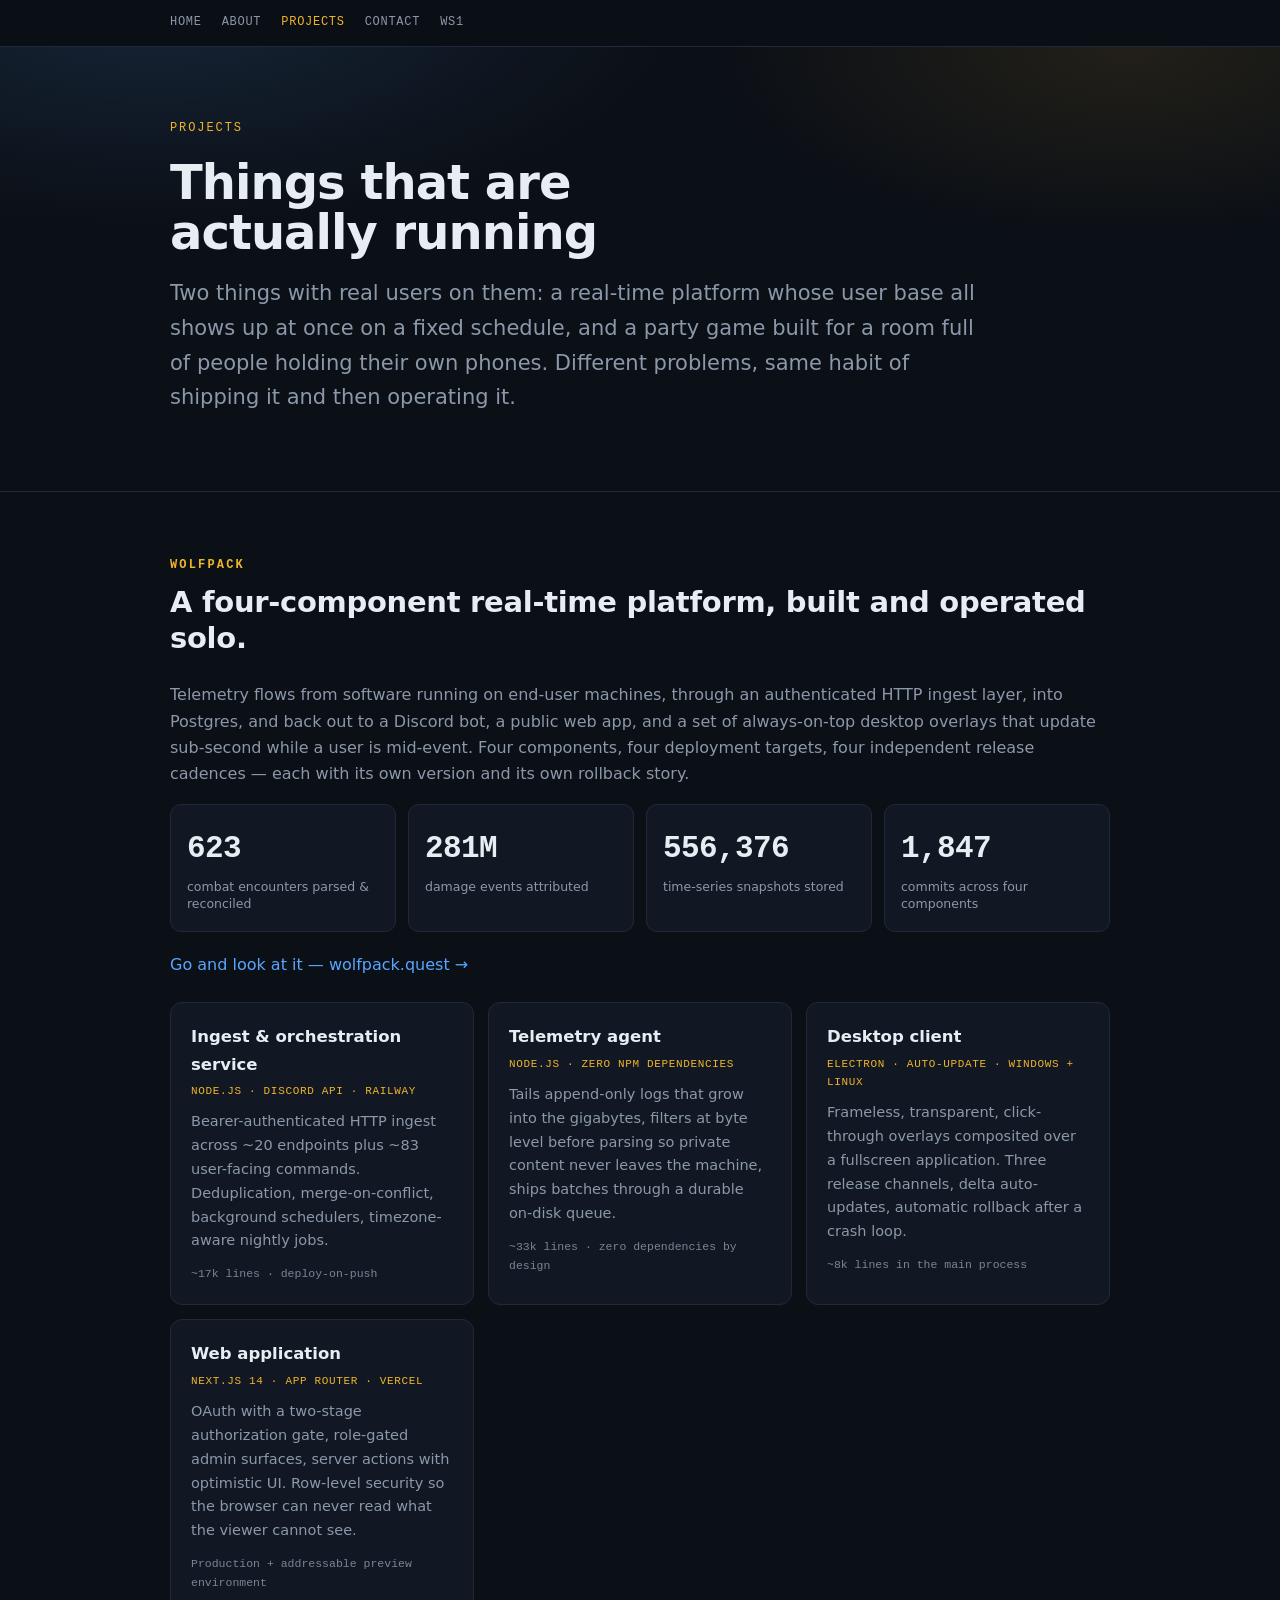
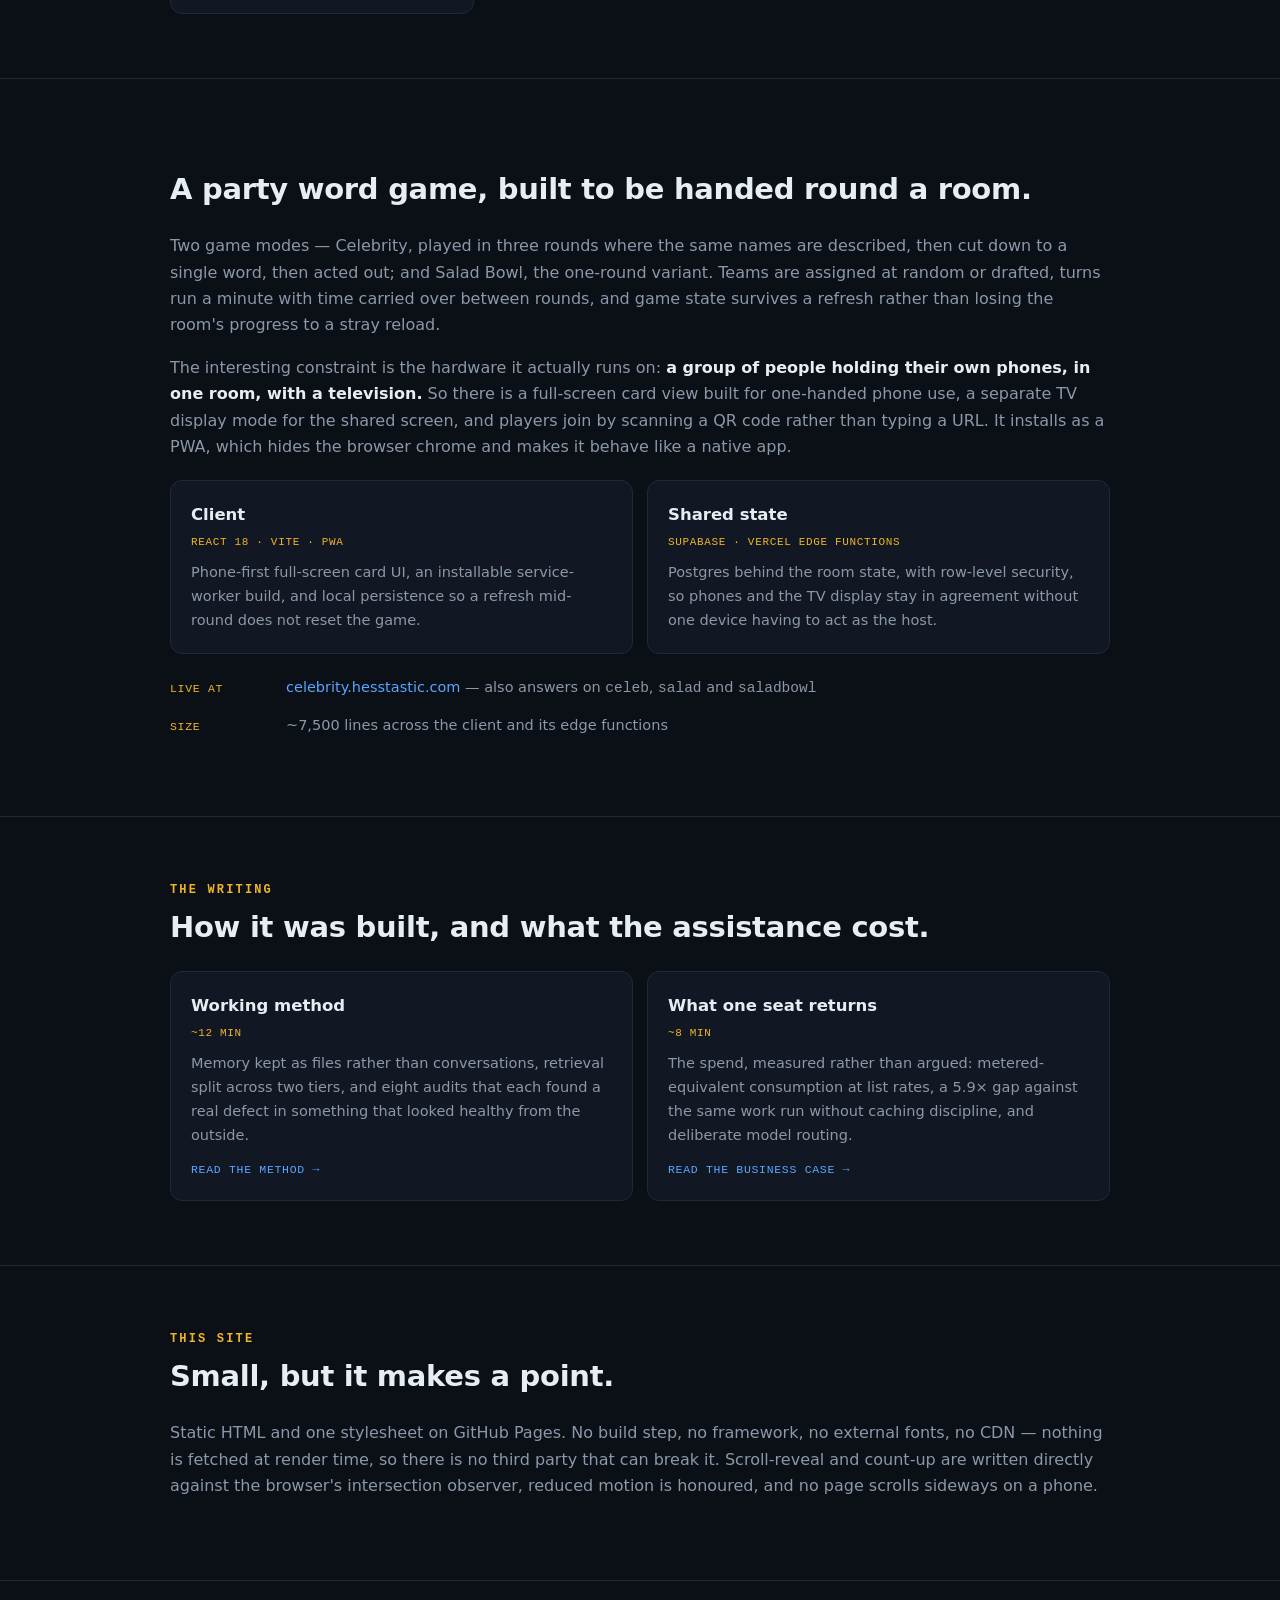
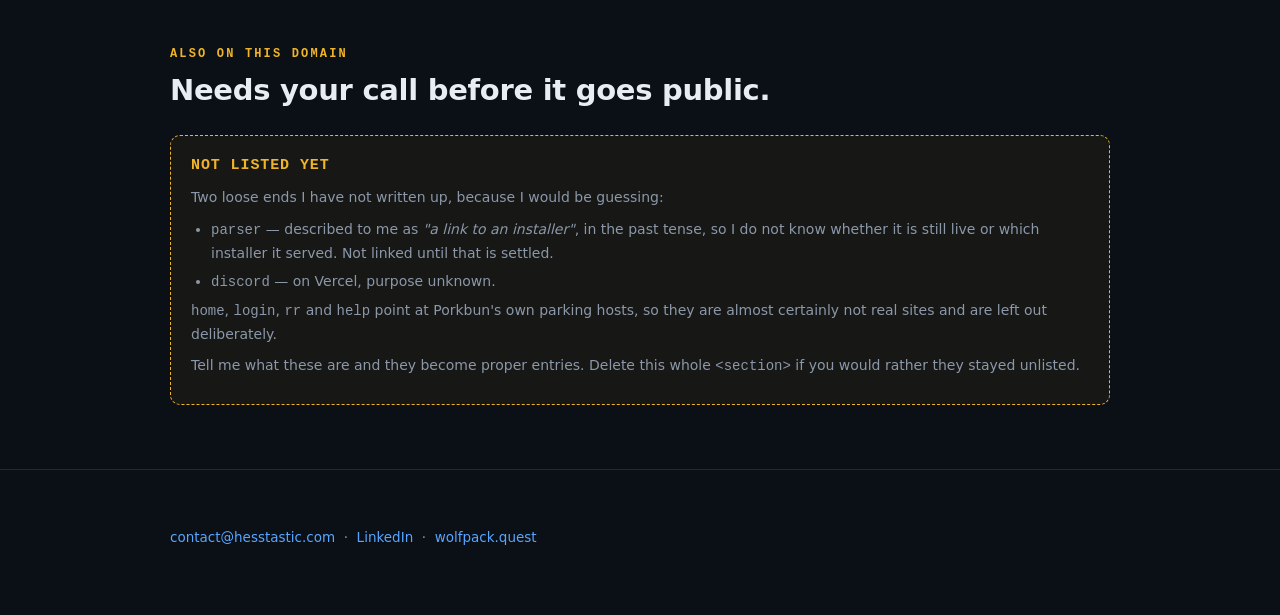
<file: projects.html>
<!doctype html>
<html lang="en">
<head>
<meta charset="utf-8">
<meta name="viewport" content="width=device-width, initial-scale=1">
<title>Projects — Dave Hess</title>
<meta name="description" content="What is running: a four-component real-time platform, and the writing about how it was built and what it cost.">
<meta name="robots" content="index, follow">
<meta property="og:title" content="Projects — Dave Hess">
<meta property="og:description" content="A four-component real-time platform with users on a schedule — plus the documents explaining how it was built.">
<link rel="stylesheet" href="/style.css">
</head>
<body>

<nav class="site">
  <div class="wrap">
    <a href="/">Home</a>
    <a href="/about.html">About</a>
    <a href="/projects.html" class="here">Projects</a>
    <a href="/contact.html">Contact</a>
    <a href="/ws1home.html">WS1</a>
  </div>
</nav>

<header style="padding:72px 0 48px">
  <div class="wrap">
    <div class="eyebrow rv">Projects</div>
    <h1 class="rv" style="font-size:clamp(30px,5.4vw,48px)">Things that are<br>actually running</h1>
    <p class="lede rv">
      Two things with real users on them: a real-time platform whose user base all shows up at once
      on a fixed schedule, and a party game built for a room full of people holding their own phones.
      Different problems, same habit of shipping it and then operating it.
    </p>
  </div>
</header>

<section>
  <div class="wrap">
    <h2 class="rv">Wolfpack</h2>
    <div class="h2sub rv">A four-component real-time platform, built and operated solo.</div>
    <p class="rv muted">
      Telemetry flows from software running on end-user machines, through an authenticated HTTP
      ingest layer, into Postgres, and back out to a Discord bot, a public web app, and a set of
      always-on-top desktop overlays that update sub-second while a user is mid-event. Four
      components, four deployment targets, four independent release cadences — each with its own
      version and its own rollback story.
    </p>
    <div class="stats">
      <div class="stat rv"><div class="n" data-count="624">0</div><div class="l">combat encounters parsed &amp; reconciled</div></div>
      <div class="stat rv"><div class="n" data-count="282" data-suffix="M">0</div><div class="l">damage events attributed</div></div>
      <div class="stat rv"><div class="n" data-count="557508">0</div><div class="l">time-series snapshots stored</div></div>
      <div class="stat rv"><div class="n" data-count="1851">0</div><div class="l">commits across four components</div></div>
    </div>
    <p class="rv" style="margin-top:20px">
      <a href="https://wolfpack.quest/about">Go and look at it — wolfpack.quest →</a>
    </p>

    <div class="grid2" style="margin-top:24px">
      <div class="card rv">
        <h3>Ingest &amp; orchestration service</h3>
        <div class="role">Node.js · Discord API · Railway</div>
        <p>
          Bearer-authenticated HTTP ingest across ~20 endpoints plus ~83 user-facing commands.
          Deduplication, merge-on-conflict, background schedulers, timezone-aware nightly jobs.
        </p>
        <div class="meta">~17k lines · deploy-on-push</div>
      </div>
      <div class="card rv">
        <h3>Telemetry agent</h3>
        <div class="role">Node.js · zero npm dependencies</div>
        <p>
          Tails append-only logs that grow into the gigabytes, filters at byte level before parsing
          so private content never leaves the machine, ships batches through a durable on-disk queue.
        </p>
        <div class="meta">~33k lines · zero dependencies by design</div>
      </div>
      <div class="card rv">
        <h3>Desktop client</h3>
        <div class="role">Electron · auto-update · Windows + Linux</div>
        <p>
          Frameless, transparent, click-through overlays composited over a fullscreen application.
          Three release channels, delta auto-updates, automatic rollback after a crash loop.
        </p>
        <div class="meta">~8k lines in the main process</div>
      </div>
      <div class="card rv">
        <h3>Web application</h3>
        <div class="role">Next.js 14 · App Router · Vercel</div>
        <p>
          OAuth with a two-stage authorization gate, role-gated admin surfaces, server actions with
          optimistic UI. Row-level security so the browser can never read what the viewer cannot see.
        </p>
        <div class="meta">Production + addressable preview environment</div>
      </div>
    </div>
  </div>
</section>

<section>
  <div class="wrap">
    <h2 class="rv">Celebrity / Salad Bowl</h2>
    <div class="h2sub rv">A party word game, built to be handed round a room.</div>
    <p class="rv muted">
      Two game modes — Celebrity, played in three rounds where the same names are described, then cut
      down to a single word, then acted out; and Salad Bowl, the one-round variant. Teams are
      assigned at random or drafted, turns run a minute with time carried over between rounds, and
      game state survives a refresh rather than losing the room's progress to a stray reload.
    </p>
    <p class="rv muted">
      The interesting constraint is the hardware it actually runs on: <strong
      style="color:var(--text)">a group of people holding their own phones, in one room, with a
      television.</strong> So there is a full-screen card view built for one-handed phone use, a
      separate TV display mode for the shared screen, and players join by scanning a QR code rather
      than typing a URL. It installs as a PWA, which hides the browser chrome and makes it behave
      like a native app.
    </p>
    <div class="grid2" style="margin-top:20px">
      <div class="card rv">
        <h3>Client</h3>
        <div class="role">React 18 · Vite · PWA</div>
        <p>
          Phone-first full-screen card UI, an installable service-worker build, and local persistence
          so a refresh mid-round does not reset the game.
        </p>
      </div>
      <div class="card rv">
        <h3>Shared state</h3>
        <div class="role">Supabase · Vercel edge functions</div>
        <p>
          Postgres behind the room state, with row-level security, so phones and the TV display stay
          in agreement without one device having to act as the host.
        </p>
      </div>
    </div>
    <div class="rv">
      <div class="stackrow" style="margin-top:22px">
        <span class="k">Live at</span>
        <span class="v"><a href="https://celebrity.hesstastic.com/">celebrity.hesstastic.com</a>
          — also answers on <code>celeb</code>, <code>salad</code> and <code>saladbowl</code></span>
      </div>
      <div class="stackrow">
        <span class="k">Size</span>
        <span class="v">~7,500 lines across the client and its edge functions</span>
      </div>
    </div>
  </div>
</section>

<section>
  <div class="wrap">
    <h2 class="rv">The writing</h2>
    <div class="h2sub rv">How it was built, and what the assistance cost.</div>
    <div class="grid2">
      <a class="card rv" href="/method.html">
        <h3>Working method</h3>
        <div class="role">~12 min</div>
        <p>
          Memory kept as files rather than conversations, retrieval split across two tiers, and eight
          audits that each found a real defect in something that looked healthy from the outside.
        </p>
        <div class="go">Read the method →</div>
      </a>
      <a class="card rv" href="/business-case.html">
        <h3>What one seat returns</h3>
        <div class="role">~8 min</div>
        <p>
          The spend, measured rather than argued: metered-equivalent consumption at list rates, a
          5.9× gap against the same work run without caching discipline, and deliberate model routing.
        </p>
        <div class="go">Read the business case →</div>
      </a>
    </div>
  </div>
</section>

<section>
  <div class="wrap">
    <h2 class="rv">This site</h2>
    <div class="h2sub rv">Small, but it makes a point.</div>
    <p class="rv muted">
      Static HTML and one stylesheet on GitHub Pages. No build step, no framework, no external
      fonts, no CDN — nothing is fetched at render time, so there is no third party that can break
      it. Scroll-reveal and count-up are written directly against the browser's intersection
      observer, reduced motion is honoured, and no page scrolls sideways on a phone.
    </p>
  </div>
</section>

<section>
  <div class="wrap">
    <h2 class="rv">Also on this domain</h2>
    <div class="h2sub rv">Needs your call before it goes public.</div>
    <div class="todo rv">
      <h3>Not listed yet</h3>
      <p>
        Two loose ends I have not written up, because I would be guessing:
      </p>
      <ul>
        <li><code>parser</code> — described to me as <em>"a link to an installer"</em>, in the past
            tense, so I do not know whether it is still live or which installer it served. Not linked
            until that is settled.</li>
        <li><code>discord</code> — on Vercel, purpose unknown.</li>
      </ul>
      <p>
        <code>home</code>, <code>login</code>, <code>rr</code> and <code>help</code> point at
        Porkbun's own parking hosts, so they are almost certainly not real sites and are left out
        deliberately.
      </p>
      <p>
        Tell me what these are and they become proper entries. Delete this whole
        <code>&lt;section&gt;</code> if you would rather they stayed unlisted.
      </p>
    </div>
  </div>
</section>

<footer>
  <div class="wrap">
    <a href="mailto:contact@hesstastic.com">contact@hesstastic.com</a> &nbsp;·&nbsp;
    <a href="https://www.linkedin.com/in/hesstastic/">LinkedIn</a> &nbsp;·&nbsp;
    <a href="https://wolfpack.quest/about">wolfpack.quest</a>
  </div>
</footer>

<script>
(function(){
  var reduce = window.matchMedia && window.matchMedia('(prefers-reduced-motion: reduce)').matches;
  var rv = Array.prototype.slice.call(document.querySelectorAll('.rv'));

  function fmt(n){ return n.toLocaleString('en-US'); }

  function countUp(el){
    var target = parseInt(el.getAttribute('data-count'), 10);
    var suffix = el.getAttribute('data-suffix') || '';
    if (!isFinite(target)) return;
    if (reduce){ el.textContent = fmt(target) + suffix; return; }
    var dur = 1100, start = null;
    function step(ts){
      if (start === null) start = ts;
      var p = Math.min(1, (ts - start) / dur);
      el.textContent = fmt(Math.round(target * (1 - Math.pow(1 - p, 4)))) + suffix;
      if (p < 1) requestAnimationFrame(step);
    }
    requestAnimationFrame(step);
  }

  if (reduce || !('IntersectionObserver' in window)){
    rv.forEach(function(el){ el.classList.add('in'); });
    document.querySelectorAll('[data-count]').forEach(countUp);
    return;
  }

  var io = new IntersectionObserver(function(entries){
    entries.forEach(function(e){
      if (!e.isIntersecting) return;
      e.target.classList.add('in');
      var n = e.target.querySelector('[data-count]');
      if (n) countUp(n);
      io.unobserve(e.target);
    });
  }, { rootMargin: '0px 0px -12% 0px', threshold: 0.12 });

  rv.forEach(function(el, i){
    el.style.transitionDelay = Math.min(i % 6, 5) * 45 + 'ms';
    io.observe(el);
  });
})();
</script>
</body>
</html>
</file>
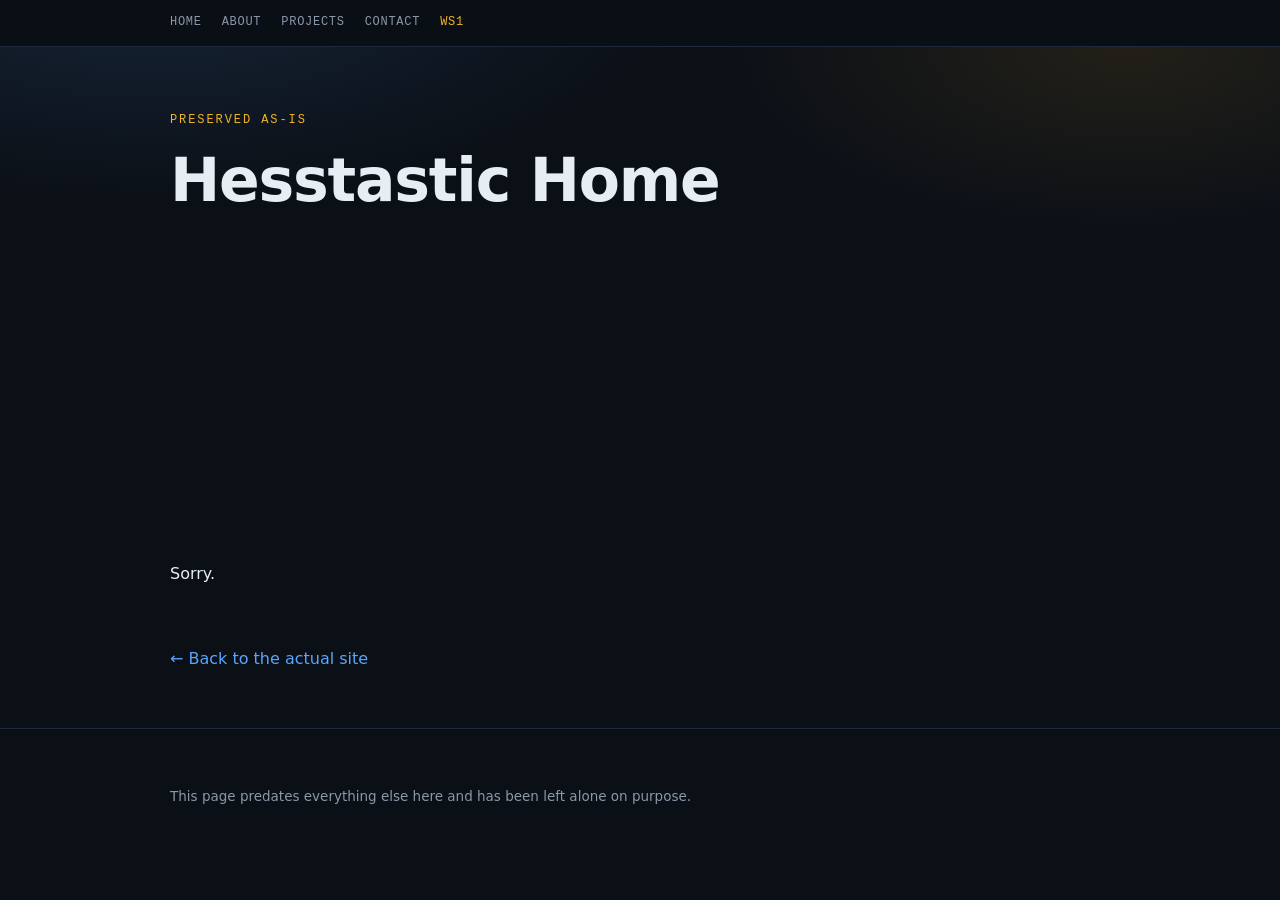
<file: ws1home.html>
<!doctype html>
<html lang="en">
<head>
<meta charset="utf-8">
<meta name="viewport" content="width=device-width, initial-scale=1">
<title>WS1 — Hesstastic</title>
<meta name="description" content="The original page at this address, left exactly as it was.">
<meta name="robots" content="noindex, follow">
<link rel="stylesheet" href="/style.css">
</head>
<body>

<nav class="site">
  <div class="wrap">
    <a href="/">Home</a>
    <a href="/about.html">About</a>
    <a href="/projects.html">Projects</a>
    <a href="/contact.html">Contact</a>
    <a href="/ws1home.html" class="here">WS1</a>
  </div>
</nav>

<header style="padding:64px 0 40px">
  <div class="wrap">
    <div class="eyebrow">Preserved as-is</div>

    <h1>Hesstastic Home</h1>

    <p><span class="video"><iframe allow="accelerometer; autoplay; clipboard-write; encrypted-media; gyroscope; picture-in-picture" allowfullscreen="" frameborder="0" height="315" src="https://www.youtube.com/embed/dQw4w9WgXcQ?autoplay=1" title="YouTube video player" width="560"></iframe></span></p>

    <p>Sorry.</p>

    <p>&nbsp;</p>

    <p class="muted"><a href="/">← Back to the actual site</a></p>
  </div>
</header>

<footer>
  <div class="wrap">
    This page predates everything else here and has been left alone on purpose.
  </div>
</footer>

</body>
</html>
</file>
<file: style.css>
/* Self-contained: no external fonts, no CDN, no network at render time. */
  :root{
    --bg:#0b0f16; --panel:#111823; --panel2:#0e141d; --border:#1e2a3a;
    --text:#e6edf3; --dim:#8b98a9; --gold:#f0b429; --blue:#58a6ff;
    --green:#56d364; --purple:#bc8cff; --red:#ff7b72;
    --mono:ui-monospace,SFMono-Regular,Consolas,"Liberation Mono",monospace;
    --sans:system-ui,-apple-system,"Segoe UI",Roboto,Helvetica,Arial,sans-serif;
  }
  *{box-sizing:border-box}
  html{scroll-behavior:smooth}
  body{
    margin:0;background:var(--bg);color:var(--text);font-family:var(--sans);
    line-height:1.65;-webkit-font-smoothing:antialiased;overflow-x:hidden;
  }
  .wrap{max-width:980px;margin:0 auto;padding:0 20px}
  a{color:var(--blue);text-decoration:none}
  a:hover{text-decoration:underline}

  /* ── Hero ─────────────────────────────────────────────────────────── */
  header{
    padding:96px 0 72px;position:relative;
    background:
      radial-gradient(900px 380px at 12% -10%, rgba(88,166,255,.14), transparent 60%),
      radial-gradient(700px 320px at 88% 0%, rgba(240,180,41,.10), transparent 60%);
  }
  .eyebrow{
    font-family:var(--mono);font-size:12px;letter-spacing:.16em;text-transform:uppercase;
    color:var(--gold);margin-bottom:18px;
  }
  h1{font-size:clamp(34px,6.4vw,60px);line-height:1.06;margin:0 0 18px;letter-spacing:-.02em;font-weight:700}
  .jobtitle{
    font-family:var(--mono);font-size:13px;letter-spacing:.12em;text-transform:uppercase;
    color:var(--gold);margin:-6px 0 20px;
  }
  .lede{font-size:clamp(17px,2.3vw,21px);color:var(--dim);max-width:62ch;margin:0 0 28px}
  .lede strong{color:var(--text);font-weight:600}
  .chips{display:flex;flex-wrap:wrap;gap:8px}
  .chip{
    font-family:var(--mono);font-size:11.5px;color:var(--dim);
    border:1px solid var(--border);border-radius:999px;padding:5px 12px;background:var(--panel2);
  }

  /* ── Sections ─────────────────────────────────────────────────────── */
  section{padding:64px 0;border-top:1px solid var(--border)}
  h2{
    font-size:12px;font-family:var(--mono);letter-spacing:.18em;text-transform:uppercase;
    color:var(--gold);margin:0 0 8px;font-weight:600;
  }
  .h2sub{font-size:clamp(21px,3.2vw,29px);line-height:1.25;margin:0 0 26px;font-weight:650;letter-spacing:-.01em}
  p{margin:0 0 16px}
  .muted{color:var(--dim)}

  /* ── Stat strip ───────────────────────────────────────────────────── */
  .stats{display:grid;grid-template-columns:repeat(auto-fit,minmax(150px,1fr));gap:12px}
  .stat{background:var(--panel);border:1px solid var(--border);border-radius:11px;padding:18px 16px}
  .stat .n{font-size:clamp(23px,3.6vw,31px);font-weight:700;font-family:var(--mono);letter-spacing:-.02em;color:var(--text)}
  .stat .l{font-size:12.5px;color:var(--dim);margin-top:4px;line-height:1.4}

  /* ── Component cards ──────────────────────────────────────────────── */
  .grid2{display:grid;grid-template-columns:repeat(auto-fit,minmax(270px,1fr));gap:14px}
  .card{background:var(--panel);border:1px solid var(--border);border-radius:12px;padding:20px}
  .card h3{margin:0 0 4px;font-size:16.5px;font-weight:650}
  .card .role{font-family:var(--mono);font-size:11px;color:var(--gold);letter-spacing:.06em;text-transform:uppercase;margin-bottom:10px}
  .card p{font-size:14.5px;color:var(--dim);margin:0}
  .card .meta{margin-top:12px;font-family:var(--mono);font-size:11.5px;color:var(--dim);opacity:.85}

  /* ── Case studies ─────────────────────────────────────────────────── */
  .case{
    background:var(--panel2);border:1px solid var(--border);border-left:3px solid var(--blue);
    border-radius:10px;padding:20px 22px;margin-bottom:14px;
  }
  .case h3{margin:0 0 10px;font-size:16.5px;font-weight:650;letter-spacing:-.01em}
  .case p{font-size:14.5px;color:var(--dim);margin:0 0 12px}
  .case p:last-child{margin-bottom:0}
  .case .result{
    display:inline-flex;align-items:baseline;gap:9px;font-family:var(--mono);font-size:13px;
    background:rgba(86,211,100,.09);border:1px solid rgba(86,211,100,.28);color:var(--green);
    border-radius:7px;padding:6px 12px;
  }
  .case .result .was{color:var(--dim);text-decoration:line-through}
  .case.amber{border-left-color:var(--gold)}
  .case.purple{border-left-color:var(--purple)}
  .case.red{border-left-color:var(--red)}

  /* ── Stack ────────────────────────────────────────────────────────── */
  .stackrow{display:flex;gap:12px;flex-wrap:wrap;margin-bottom:14px;align-items:baseline}
  .stackrow .k{font-family:var(--mono);font-size:11.5px;color:var(--gold);min-width:104px;letter-spacing:.06em;text-transform:uppercase}
  .stackrow .v{color:var(--dim);font-size:14.5px;flex:1;min-width:220px}

  /* ── TODO blocks — visible on purpose until filled in ─────────────── */
  .todo{
    border:1px dashed var(--gold);border-radius:10px;padding:18px 20px;background:rgba(240,180,41,.05);
  }
  .todo h3{margin:0 0 8px;font-size:15px;color:var(--gold);font-family:var(--mono);letter-spacing:.06em;text-transform:uppercase;font-weight:600}
  .todo p{font-size:14px;color:var(--dim);margin:0 0 8px}
  .todo ul{margin:0;padding-left:20px;color:var(--dim);font-size:14px}
  .todo li{margin-bottom:5px}

  footer{padding:56px 0 72px;border-top:1px solid var(--border);color:var(--dim);font-size:13.5px}

  /* ── Motion ───────────────────────────────────────────────────────── */
  .rv{opacity:0;transform:translateY(16px);transition:opacity .6s cubic-bezier(.2,.7,.3,1),transform .6s cubic-bezier(.2,.7,.3,1)}
  .rv.in{opacity:1;transform:none}
  @media (prefers-reduced-motion:reduce){
    html{scroll-behavior:auto}
    .rv{opacity:1;transform:none;transition:none}
  }

  /* ── Site nav (added when the method page split out) ───────────────── */
  nav.site{
    position:sticky;top:0;z-index:20;-webkit-backdrop-filter:blur(10px);backdrop-filter:blur(10px);
    background:rgba(11,15,22,.86);border-bottom:1px solid var(--border);
  }
  nav.site .wrap{display:flex;flex-wrap:wrap;gap:12px 20px;align-items:center;padding-top:13px;padding-bottom:13px}
  nav.site a{
    font-family:var(--mono);font-size:12px;letter-spacing:.06em;color:var(--dim);
    text-transform:uppercase;text-decoration:none;
  }
  nav.site a:hover{color:var(--text);text-decoration:none}
  nav.site a.here{color:var(--gold)}

  /* ── Tables ────────────────────────────────────────────────────────── */
  /* Wide content scrolls inside its own container so the page body never
     scrolls sideways on a phone. */
  .tblwrap{overflow-x:auto;-webkit-overflow-scrolling:touch;border:1px solid var(--border);border-radius:11px;background:var(--panel)}
  .tbl{width:100%;border-collapse:collapse;font-size:14px;min-width:540px}
  .tbl th{
    text-align:left;font-family:var(--mono);font-size:11px;letter-spacing:.08em;text-transform:uppercase;
    color:var(--gold);font-weight:600;padding:11px 14px;border-bottom:1px solid var(--border);white-space:nowrap;
  }
  .tbl td{padding:12px 14px;border-bottom:1px solid rgba(30,42,58,.55);color:var(--dim);vertical-align:top}
  .tbl tr:last-child td{border-bottom:none}
  .tbl td:first-child{color:var(--text);font-weight:550}
  .tbl .num{font-family:var(--mono);color:var(--green);white-space:nowrap}

  /* ── Pull quote ────────────────────────────────────────────────────── */
  blockquote.pq{
    margin:0 0 16px;padding:14px 18px;border-left:3px solid var(--gold);
    background:var(--panel2);border-radius:0 9px 9px 0;color:var(--text);
    font-size:15px;line-height:1.62;
  }
  blockquote.pq cite{display:block;margin-top:9px;font-style:normal;font-family:var(--mono);font-size:11.5px;color:var(--dim)}

  /* ── Responsive embed ──────────────────────────────────────────────── */
  /* The original markup carried a fixed 560×315 iframe, which overflows a
     phone. Box it instead of editing the embed. */
  /* display:block is load-bearing — it is a <span> (a <div> inside <p> is
     invalid), and width/aspect-ratio do not apply to inline boxes. */
  .video{display:block;position:relative;width:100%;max-width:560px;aspect-ratio:16/9}
  .video iframe{position:absolute;inset:0;width:100%;height:100%;border:0;border-radius:10px}

  /* ── Linkable cards (landing hub) ──────────────────────────────────── */
  /* A whole card as one hit target. color:inherit so the card's own type
     colours survive the anchor. */
  a.card{
    display:block;color:inherit;text-decoration:none;
    transition:border-color .18s ease,transform .18s ease,background .18s ease;
  }
  a.card:hover{border-color:var(--gold);background:var(--panel2);transform:translateY(-2px);text-decoration:none}
  a.card .go{
    margin-top:14px;font-family:var(--mono);font-size:11.5px;color:var(--blue);
    letter-spacing:.06em;text-transform:uppercase;
  }
  a.card:hover .go{color:var(--gold)}
  @media (prefers-reduced-motion:reduce){
    a.card{transition:none}
    a.card:hover{transform:none}
  }

  /* ── Definition rows ───────────────────────────────────────────────── */
  .deflist{display:grid;grid-template-columns:200px 1fr;gap:0 22px}
  .deflist dt{font-family:var(--mono);font-size:12px;color:var(--gold);padding:12px 0;letter-spacing:.04em;border-bottom:1px solid rgba(30,42,58,.55)}
  .deflist dd{margin:0;padding:12px 0;color:var(--dim);font-size:14.5px;border-bottom:1px solid rgba(30,42,58,.55)}
  @media (max-width:640px){
    .deflist{grid-template-columns:1fr}
    .deflist dt{border-bottom:none;padding-bottom:0}
    .deflist dd{padding-top:5px}
  }
</file>
<file: eqmimic/demo/demo.css>
/* Shared by both demo layouts (index.html = the tour, b/index.html = the sandbox). The platform's
   own tokens and monospace type, so the demo looks like the product it shows. */
:root{
  --bg:#0d1117;--panel:#161b22;--border:#30363d;--text:#c9d1d9;--dim:#8b949e;--faint:#6e7681;
  --blue:#58a6ff;--gold:#d29922;--green:#56d364;--red:#f85149;--orange:#ffa657;--purple:#a371f7;--accent:#1f6feb;
}
*{box-sizing:border-box}
html,body{margin:0;background:var(--bg);color:var(--text)}
body{font:14px/1.5 "Cascadia Code",Consolas,ui-monospace,monospace}
a{color:var(--blue)}
a:focus-visible,button:focus-visible,select:focus-visible,input:focus-visible{outline:2px solid var(--blue);outline-offset:2px;border-radius:4px}
button{font:inherit;color:inherit}
h1,h2,h3{margin:0}
.dim{color:var(--dim)} .faint{color:var(--faint)} .gold{color:var(--gold)} .green{color:var(--green)}
.red{color:var(--red)} .blue{color:var(--blue)} .orange{color:var(--orange)} .purple{color:var(--purple)}
.num{font-variant-numeric:tabular-nums;text-align:right;white-space:nowrap}

/* Top bar */
.topbar{border-bottom:1px solid var(--border);background:var(--bg);position:sticky;top:0;z-index:20}
.topbar .in{display:flex;align-items:center;gap:12px;padding:10px 16px;max-width:1180px;margin:0 auto;flex-wrap:wrap}
.brand{display:flex;align-items:center;gap:10px;text-decoration:none;color:var(--text)}
.brand img{width:34px;height:34px;border-radius:7px}
.brand b{font-size:18px;letter-spacing:.5px}
.pill{font-size:10px;letter-spacing:.12em;text-transform:uppercase;padding:2px 7px;border-radius:999px;border:1px solid}
.pill.demo{color:var(--purple);border-color:rgba(163,113,247,.6);background:rgba(163,113,247,.12)}
.topbar .links{margin-left:auto;display:flex;gap:14px;font-size:13px;flex-wrap:wrap}

/* Panels and tables */
.panel{background:var(--panel);border:1px solid var(--border);border-radius:8px;padding:14px;min-width:0}
.panel h3{font-size:14px;margin-bottom:2px}
.panel .sub{color:var(--dim);font-size:12px;margin:0 0 10px}
.scroll{overflow-x:auto;-webkit-overflow-scrolling:touch}
table.tbl{width:100%;border-collapse:collapse;font-size:13px}
.tbl th{color:var(--dim);font-weight:400;font-size:11px;text-align:left;padding:4px 8px;border-bottom:1px solid var(--border);white-space:nowrap}
.tbl td{padding:5px 8px;border-bottom:1px solid rgba(48,54,61,.6);vertical-align:middle}
.tbl tr:last-child td{border-bottom:0}
.tbl tr.click{cursor:pointer} .tbl tr.click:hover td{background:rgba(88,166,255,.06)}
.tbl tr.you td{background:rgba(210,153,34,.08)}
.cls{display:inline-block;min-width:32px;color:var(--faint);font-size:11px}
.chip{display:inline-block;font-size:11px;padding:0 6px;border-radius:4px;border:1px solid var(--border);color:var(--dim);white-space:nowrap;margin:1px 2px 1px 0}
.chip.gold{border-color:rgba(210,153,34,.6);color:var(--gold)} .chip.green{border-color:rgba(86,211,100,.55);color:var(--green)}
.chip.blue{border-color:rgba(88,166,255,.55);color:var(--blue)} .chip.red{border-color:rgba(248,81,73,.55);color:var(--red)}
.chip.purple{border-color:rgba(163,113,247,.55);color:var(--purple)} .chip.orange{border-color:rgba(255,166,87,.55);color:var(--orange)}
.share{position:relative;height:6px;background:#0b1f3a;border-radius:3px;min-width:60px}
.share i{position:absolute;inset:0 auto 0 0;background:var(--blue);border-radius:3px;opacity:.8}
.toggle{width:30px;height:16px;border-radius:999px;border:1px solid var(--border);background:#0b0e13;position:relative;cursor:pointer;padding:0;vertical-align:middle}
.toggle::after{content:"";position:absolute;top:2px;left:2px;width:10px;height:10px;border-radius:50%;background:var(--faint);transition:left .15s}
.toggle[aria-pressed="true"]{border-color:rgba(86,211,100,.6);background:rgba(86,211,100,.15)}
.toggle[aria-pressed="true"]::after{left:16px;background:var(--green)}
code{background:#0b0e13;border:1px solid var(--border);border-radius:4px;padding:0 5px;font-size:12px;word-break:break-word}
.tabs{display:flex;gap:4px;border-bottom:1px solid var(--border);margin:-4px 0 12px;flex-wrap:wrap}
.tabs button{background:none;border:0;border-bottom:2px solid transparent;color:var(--dim);padding:6px 10px;cursor:pointer}
.tabs button[aria-selected="true"]{color:var(--text);border-bottom-color:var(--gold)}
.kv{display:grid;grid-template-columns:auto 1fr;gap:4px 14px;font-size:13px}
.kv dt{color:var(--dim)} .kv dd{margin:0}
.stats{display:grid;grid-template-columns:repeat(auto-fill,minmax(130px,1fr));gap:8px;margin-bottom:12px}
.stat{background:#0b0e13;border:1px solid var(--border);border-radius:6px;padding:8px 10px}
.stat b{display:block;font-size:18px} .stat span{color:var(--dim);font-size:11px}
select{background:#0b0e13;color:var(--text);border:1px solid var(--border);border-radius:4px;padding:3px 6px;font:inherit;font-size:13px}

/* The overlay scene: overlays over a stand-in for the game, the way they sit in a raid. */
.scene{position:relative;aspect-ratio:16/9;min-height:360px;border:1px solid var(--border);border-radius:10px;overflow:hidden;
  background:radial-gradient(120% 90% at 65% 35%,#2b2a24 0%,#17191f 55%,#0b0e13 100%)}
.scene::before{content:"";position:absolute;inset:0;
  background:repeating-linear-gradient(115deg,rgba(255,255,255,.015) 0 2px,transparent 2px 9px)}
.ov{position:absolute;background:rgba(13,17,23,.84);border:1px solid var(--border);border-radius:6px;padding:7px 9px;
  font-size:12px;box-shadow:0 2px 12px rgba(0,0,0,.55)}
.ov h4{margin:0 0 5px;font-size:11px;color:var(--dim);font-weight:400;display:flex;justify-content:space-between;gap:8px}
.ov .mv{color:var(--faint);margin-right:4px}
.dpsov{top:5%;left:3%;width:min(44%,330px)}
.dpsrow{display:grid;grid-template-columns:18px 1fr auto;gap:6px;position:relative;padding:1px 0}
.dpsrow .n{white-space:nowrap;overflow:hidden;text-overflow:ellipsis}
.dpsrow .v{color:var(--gold)}
.dpsrow i{position:absolute;left:24px;right:0;bottom:-1px;height:2px;background:var(--blue);opacity:.65;transform-origin:left}
.dpsrow.me .n{color:#fff} .dpsrow.me i{background:var(--gold)}
.timov{top:5%;right:3%;width:min(36%,270px)}
.tbar{position:relative;height:19px;border-radius:3px;background:#0b1f3a;overflow:hidden;margin-bottom:4px}
.tbar b{position:absolute;inset:0 auto 0 0;background:var(--blue);opacity:.55}
.tbar.gold b{background:var(--gold)} .tbar.red b{background:var(--red)} .tbar.purple b{background:var(--purple)}
.tbar span{position:relative;display:flex;justify-content:space-between;padding:0 6px;line-height:19px;font-size:11px;gap:6px}
.tbar span em{font-style:normal;overflow:hidden;text-overflow:ellipsis;white-space:nowrap}
.tgtov{right:3%;bottom:6%;width:min(40%,300px)}
.hp{height:10px;border-radius:3px;background:#2a0d0d;overflow:hidden;margin:4px 0}
.hp b{display:block;height:100%;background:var(--red)}
.callout{position:absolute;left:50%;bottom:36%;transform:translateX(-50%);text-align:center;font-weight:700;font-size:20px;
  color:#fff;text-shadow:0 0 8px #000,0 0 18px rgba(248,81,73,.85);white-space:nowrap;opacity:0;transition:opacity .25s}
.callout.on{opacity:1}
.callout.warn{text-shadow:0 0 8px #000,0 0 18px rgba(210,153,34,.9)}
.scene .note{position:absolute;left:3%;bottom:4%;font-size:11px;color:var(--faint);max-width:48%}
.replay{display:flex;gap:8px;align-items:center;margin-top:8px;font-size:12px;color:var(--dim);flex-wrap:wrap}
.replay button{background:var(--panel);border:1px solid var(--border);border-radius:4px;padding:2px 8px;cursor:pointer}

/* Mimic's control panel (the local dashboard) */
.mimic{border:1px solid var(--border);border-radius:8px;overflow:hidden;background:var(--bg)}
.mimic .bar{display:flex;align-items:center;gap:10px;padding:8px 12px;background:var(--panel);border-bottom:1px solid var(--border);flex-wrap:wrap}
.mimic .bar img{width:22px;height:22px;border-radius:5px}
.mimic .bar .st{margin-left:auto;font-size:12px;display:flex;gap:10px;flex-wrap:wrap}
.mimic .body{padding:12px}
.dot{display:inline-block;width:8px;height:8px;border-radius:50%;background:var(--green);margin-right:5px;vertical-align:middle}

/* On a phone the overlays stack instead of overlapping: a preview, not a screen. */
@media (max-width:720px){
  .scene{aspect-ratio:auto;min-height:0;display:flex;flex-direction:column;gap:8px;padding:10px}
  .scene .ov,.scene .callout{position:static;width:auto;transform:none}
  .scene .callout{order:-1;font-size:14px;min-height:22px;white-space:normal;opacity:.25}
  .scene .callout.on{opacity:1}
  .scene .note{display:none}
}
.nw{white-space:nowrap}
@media (prefers-reduced-motion:reduce){ .toggle::after,.callout{transition:none} }
</file>
